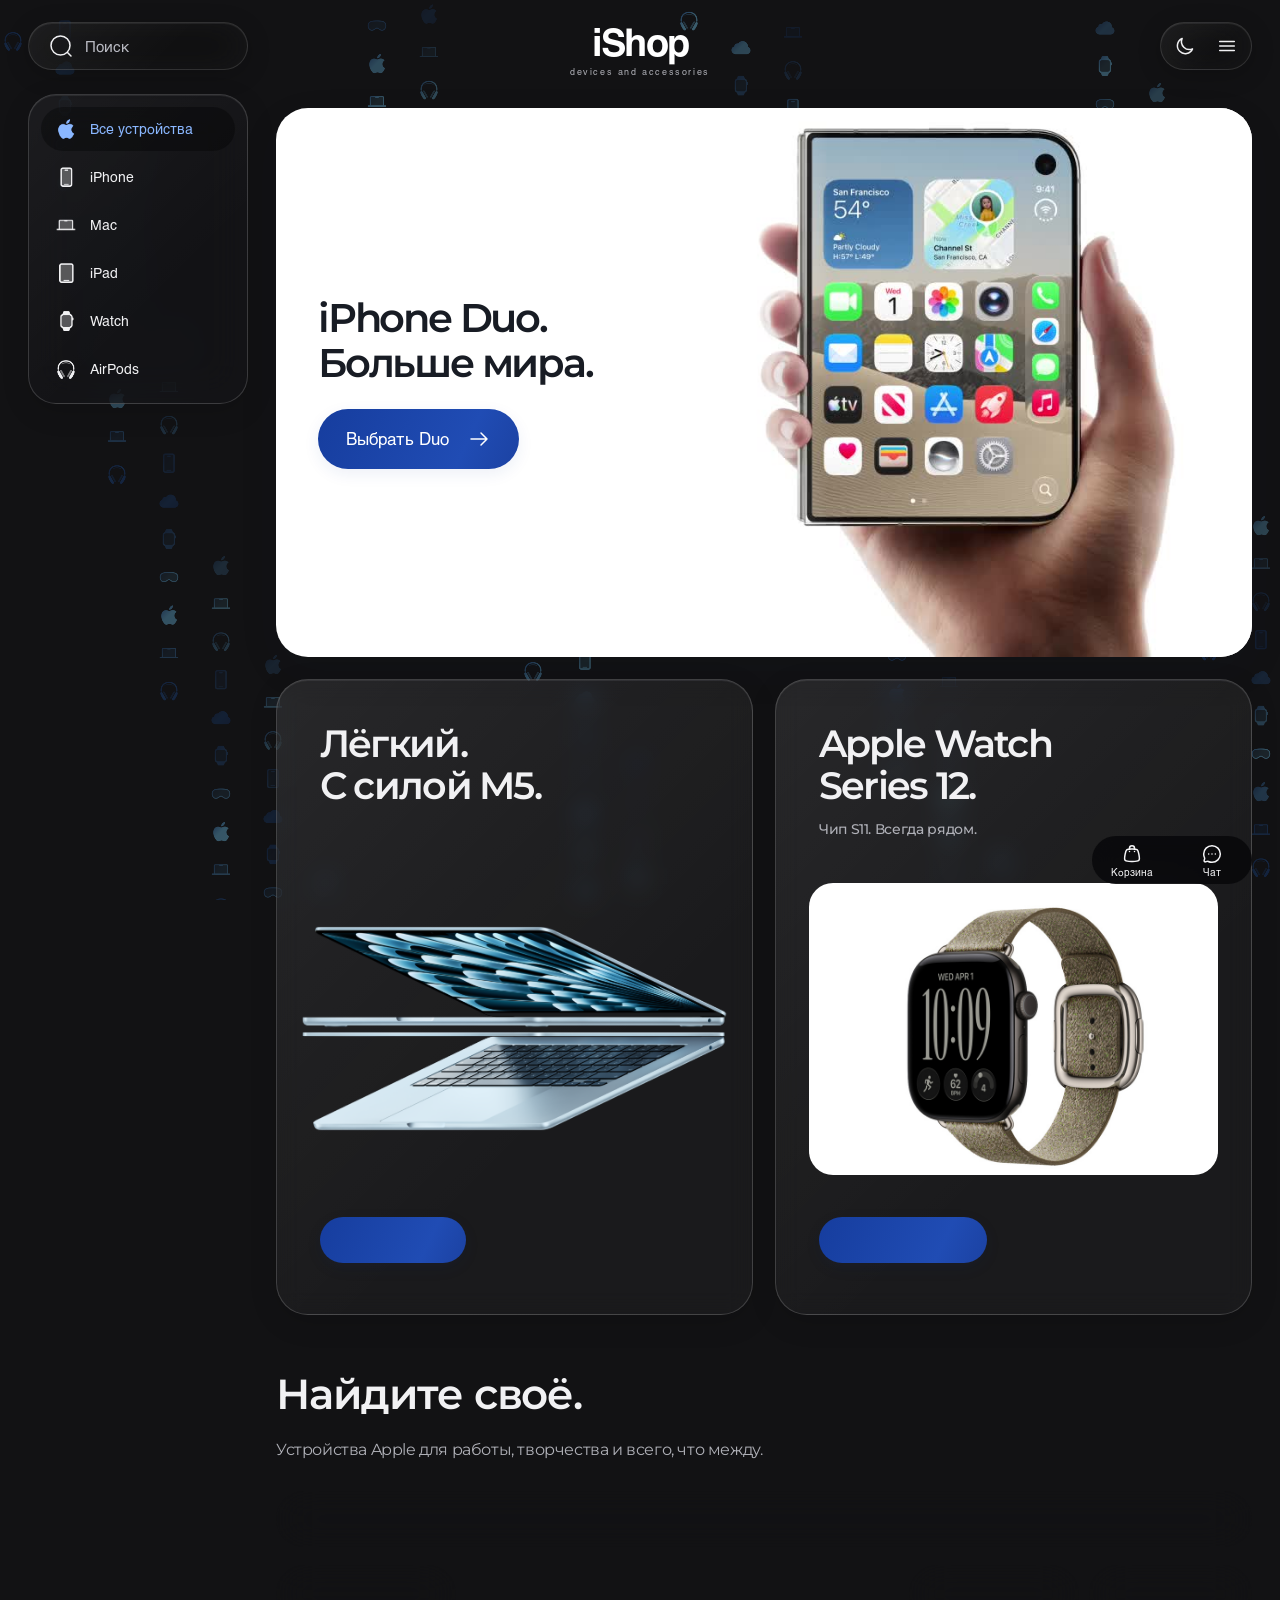
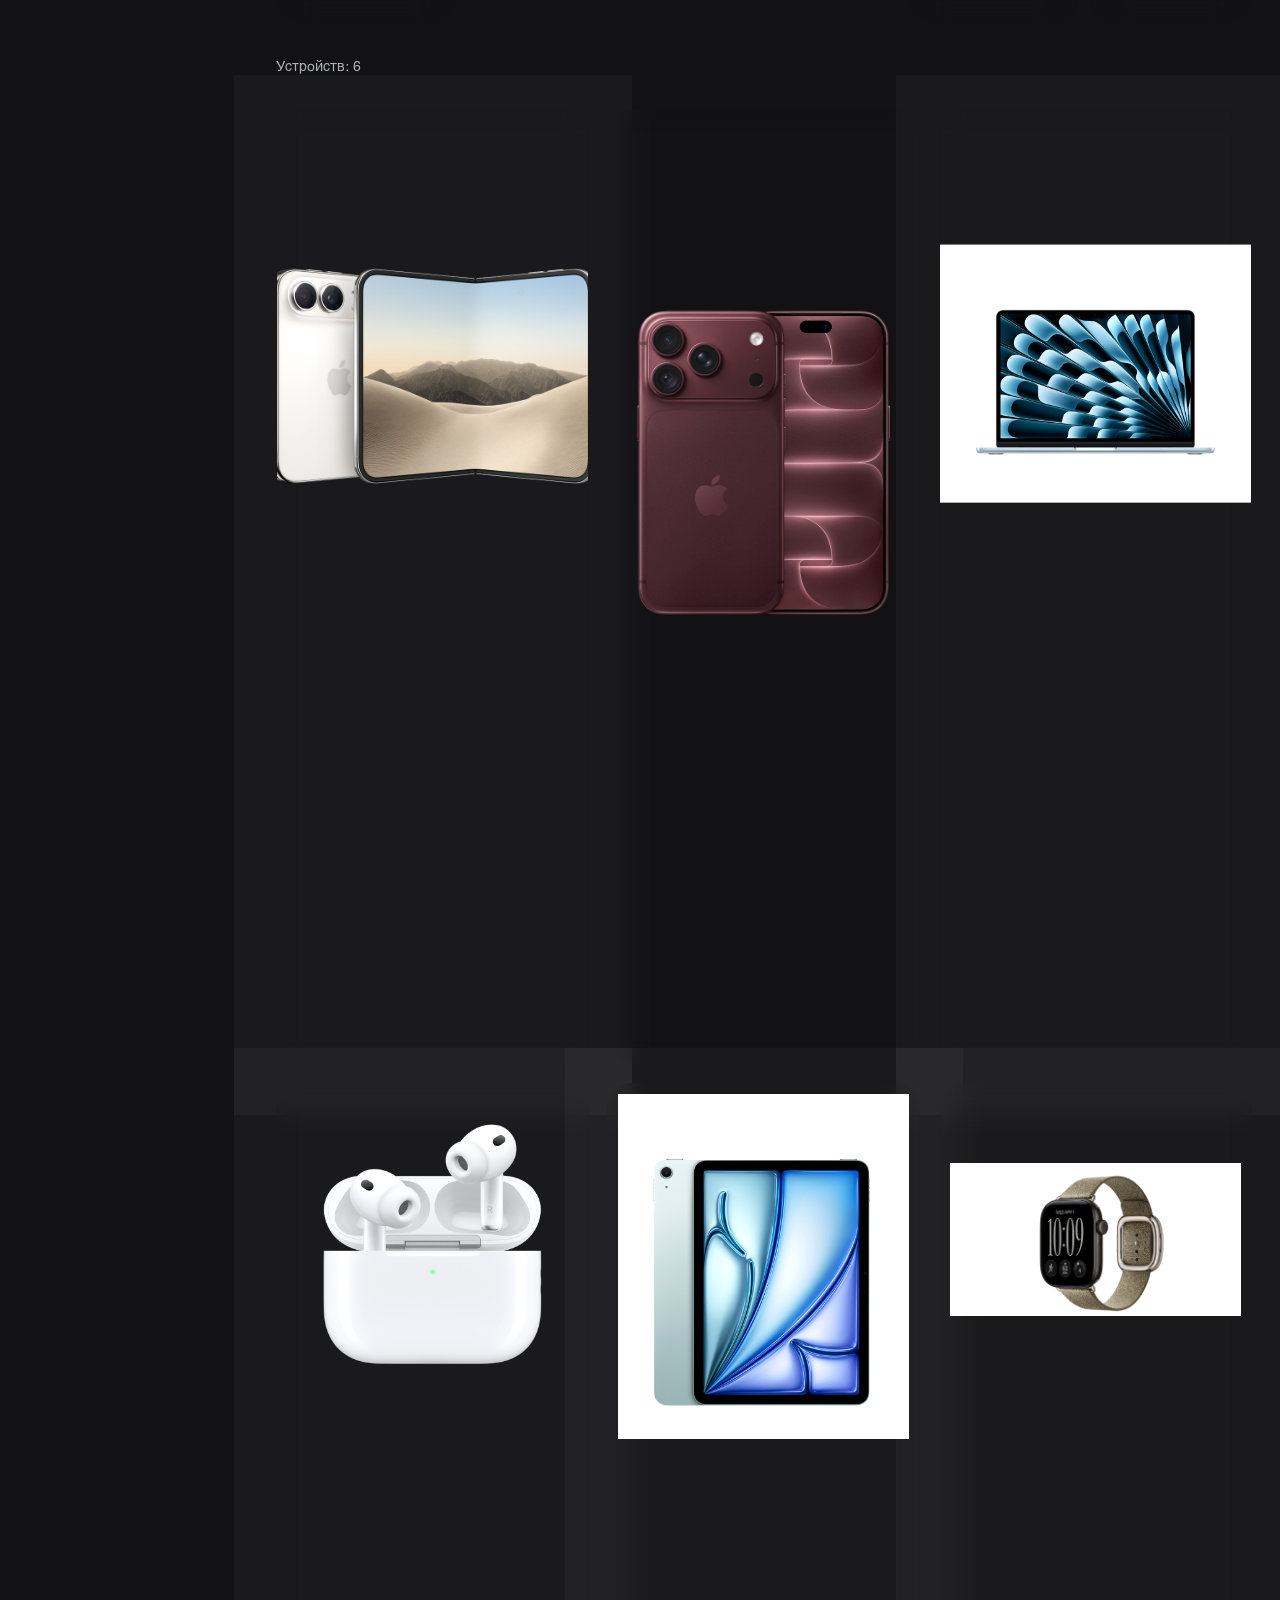
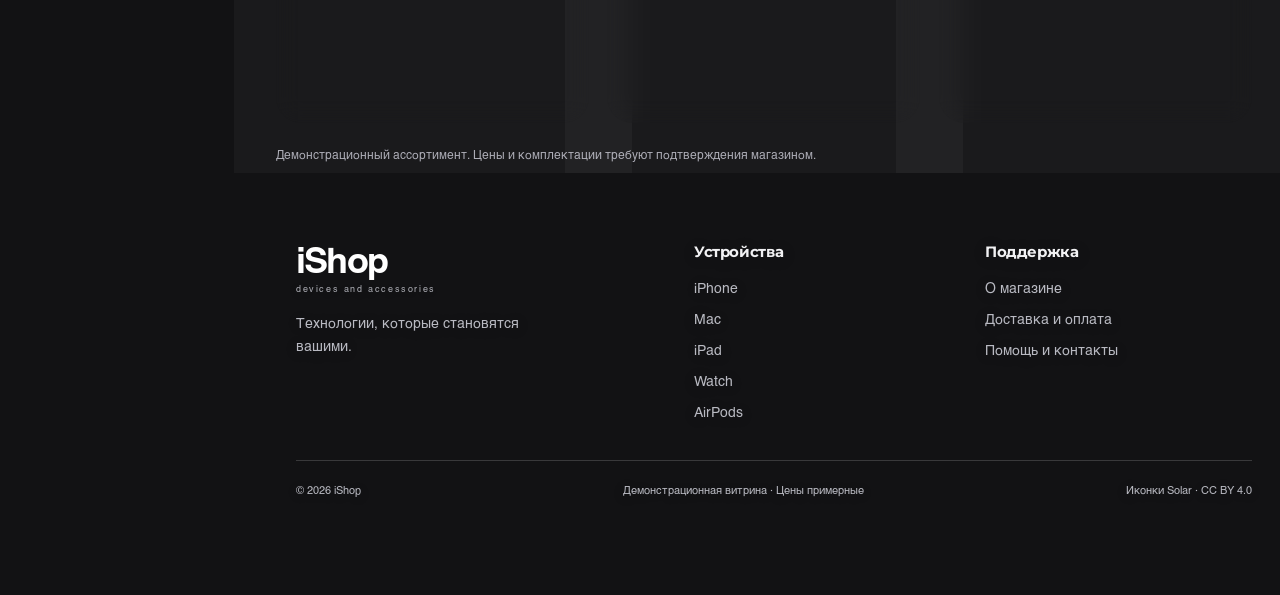
<file: index.html>
<!doctype html><html lang="ru"><head><meta charset="utf-8"><meta name="viewport" content="width=device-width,initial-scale=1"><meta name="description" content="iShop — устройства Apple. Каталог iPhone, MacBook, iPad, AirPods и Apple Watch Series 12."><meta name="theme-color" content="#121214"><title>iShop — техника Apple</title><link rel="icon" type="image/svg+xml" href="favicon.svg?v=ishop-12"><script src="theme.js?v=ishop-12"></script><link rel="preconnect" href="https://fonts.googleapis.com"><link rel="preconnect" href="https://fonts.gstatic.com" crossorigin><link href="https://fonts.googleapis.com/css2?family=Montserrat:wght@400;500;600;700&amp;display=swap" rel="stylesheet"><link rel="stylesheet" href="style.css?v=ishop-12"><link rel="stylesheet" href="ishop.css?v=ishop-12"><script defer src="solar.js?v=ishop-12"></script><script defer src="products.js?v=ishop-12"></script><script defer src="catalog-tools.js?v=ishop-12"></script><script defer src="catalog-ui.js?v=ishop-12"></script><script defer src="app.js?v=ishop-12"></script></head><body data-page="home"><noscript>Для просмотра интерактивного каталога включите JavaScript.</noscript></body></html>
</file>
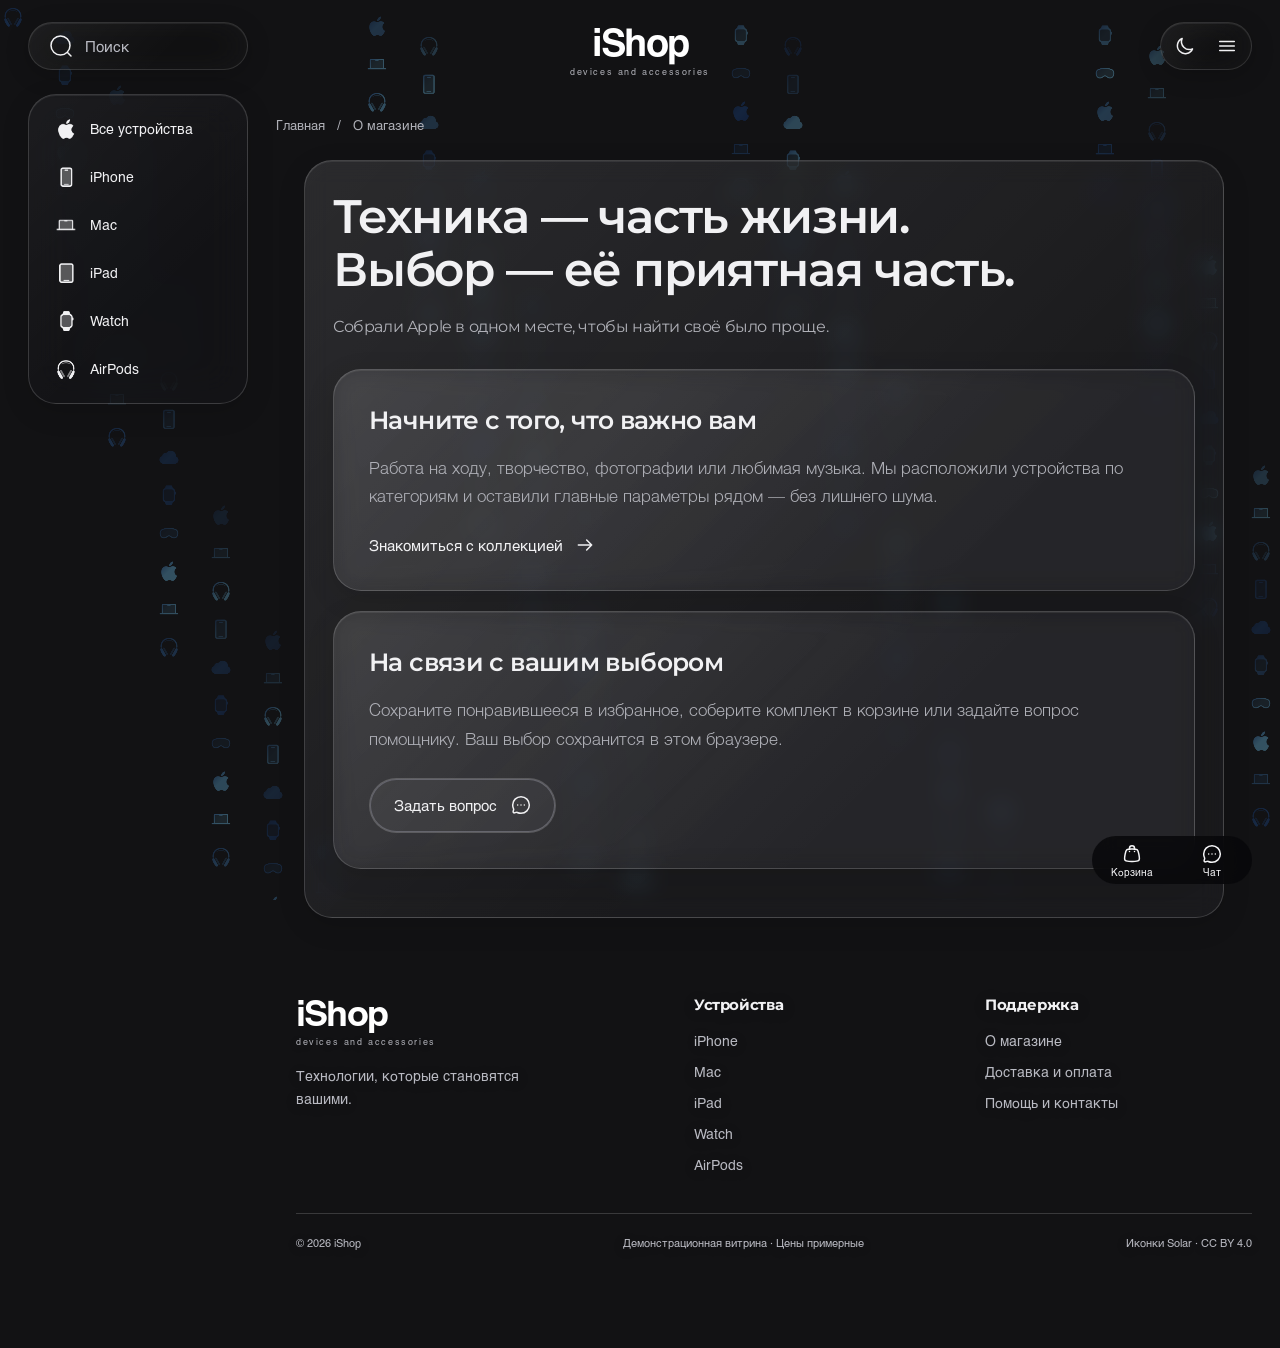
<file: about.html>
<!doctype html><html lang="ru"><head><meta charset="utf-8"><meta name="viewport" content="width=device-width,initial-scale=1"><meta name="description" content="iShop — устройства Apple. Каталог iPhone, MacBook, iPad, AirPods и Apple Watch Series 12."><meta name="theme-color" content="#121214"><title>О магазине — iShop</title><link rel="icon" type="image/svg+xml" href="favicon.svg?v=ishop-12"><script src="theme.js?v=ishop-12"></script><link rel="preconnect" href="https://fonts.googleapis.com"><link rel="preconnect" href="https://fonts.gstatic.com" crossorigin><link href="https://fonts.googleapis.com/css2?family=Montserrat:wght@400;500;600;700&amp;display=swap" rel="stylesheet"><link rel="stylesheet" href="style.css?v=ishop-12"><link rel="stylesheet" href="ishop.css?v=ishop-12"><script defer src="solar.js?v=ishop-12"></script><script defer src="products.js?v=ishop-12"></script><script defer src="catalog-tools.js?v=ishop-12"></script><script defer src="catalog-ui.js?v=ishop-12"></script><script defer src="app.js?v=ishop-12"></script></head><body data-page="about"><noscript>Для просмотра интерактивного каталога включите JavaScript.</noscript></body></html>
</file>
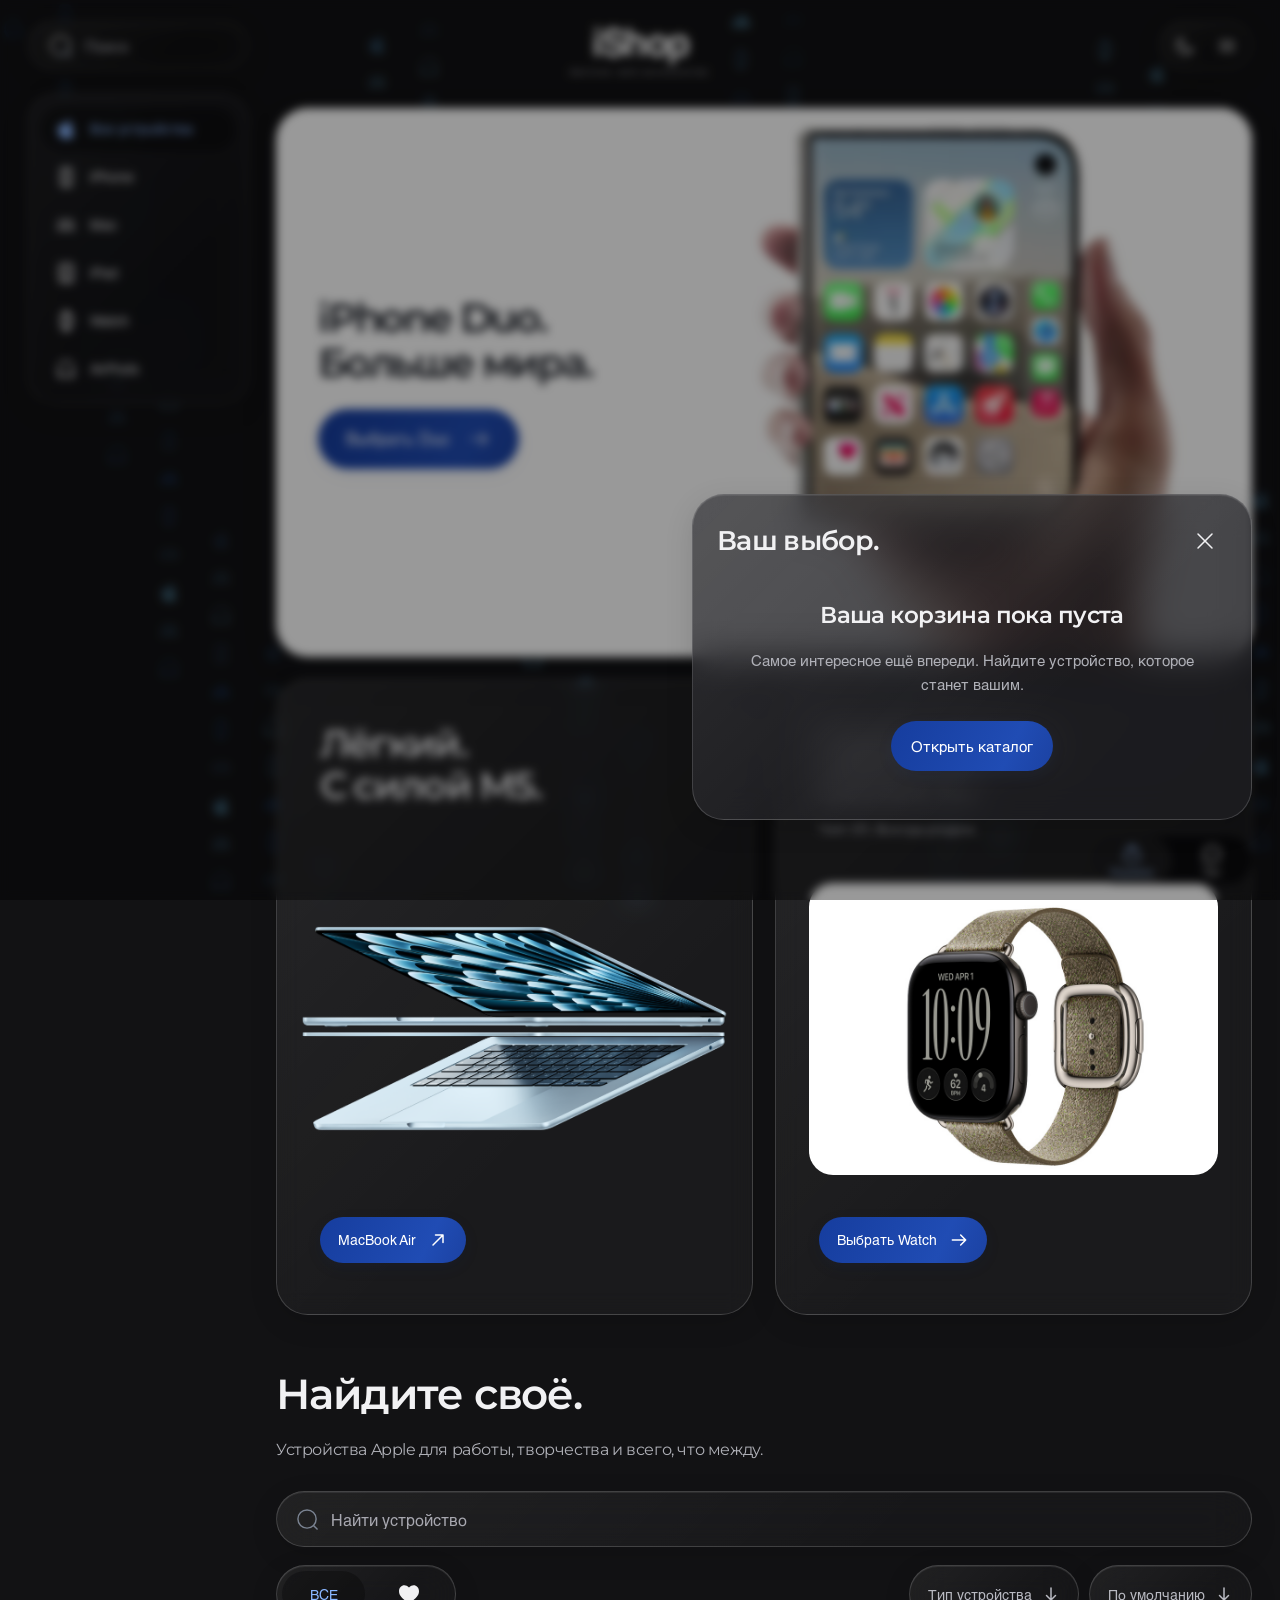
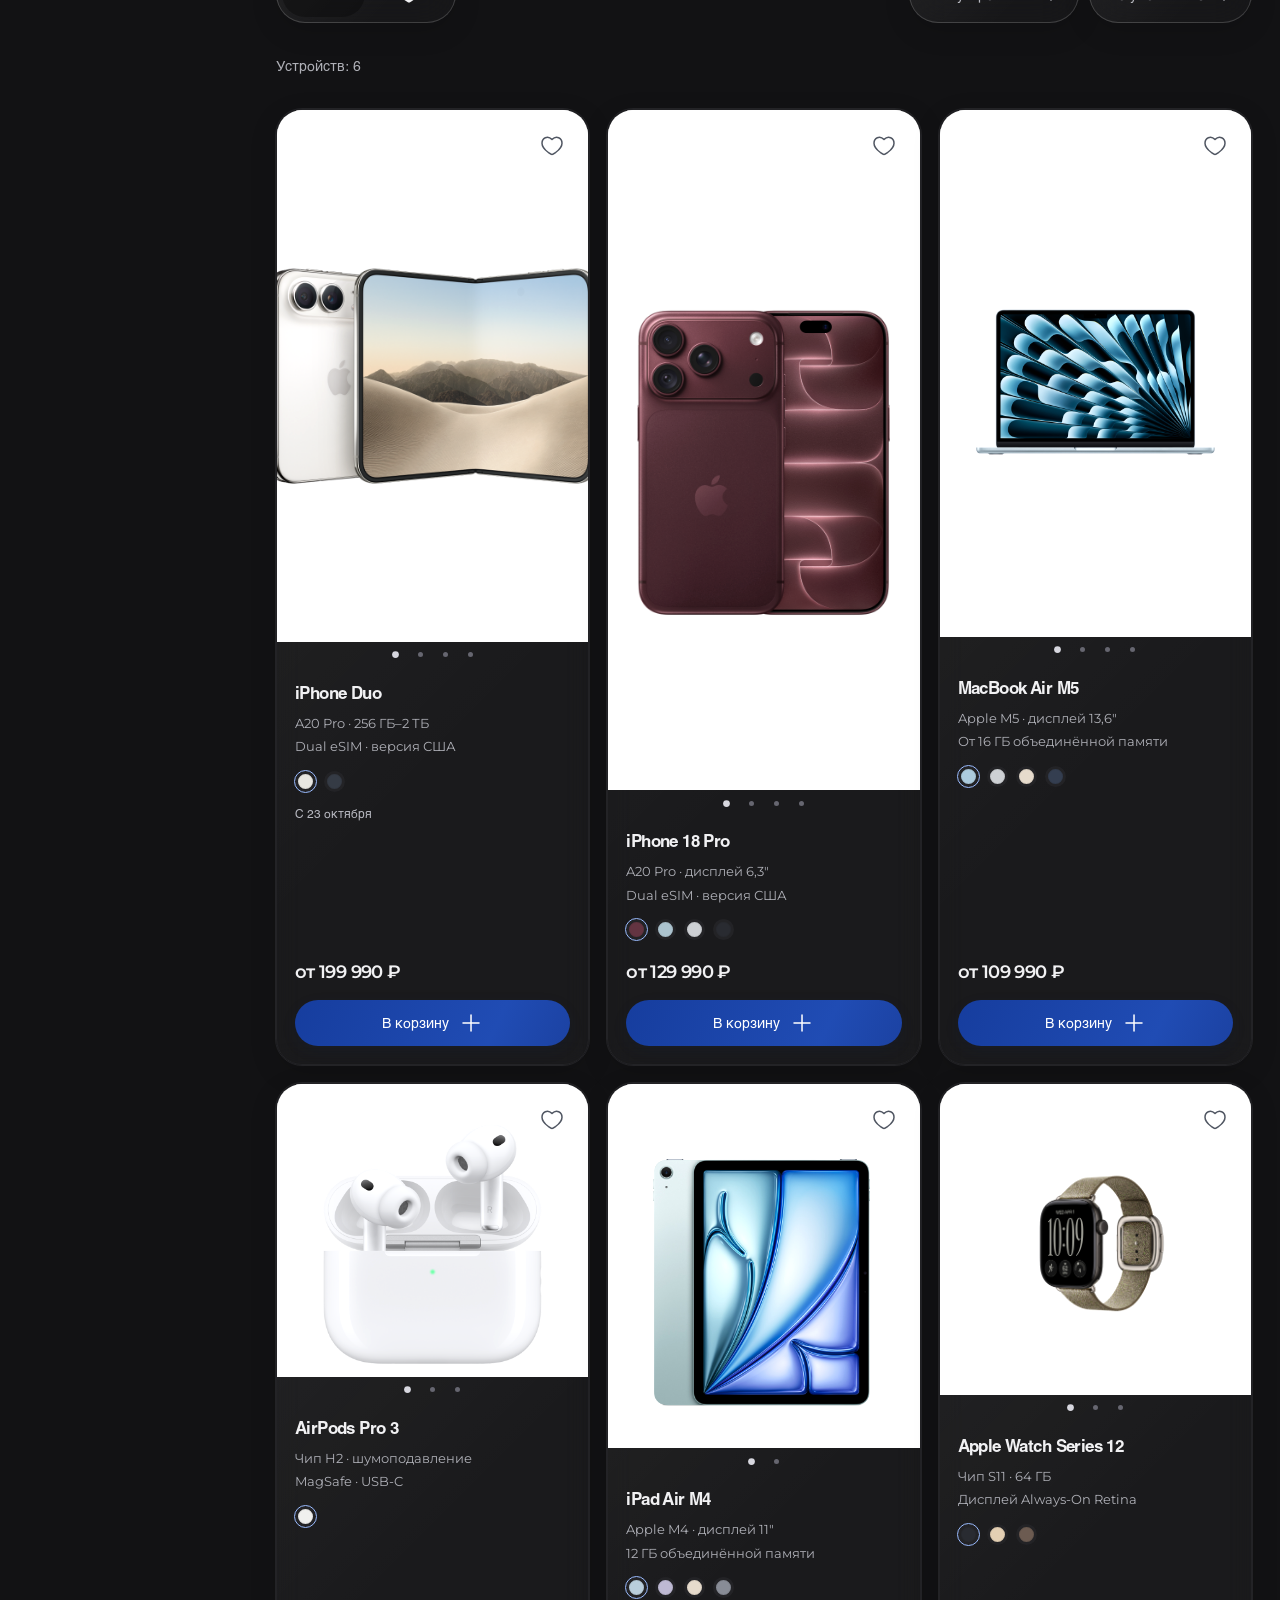
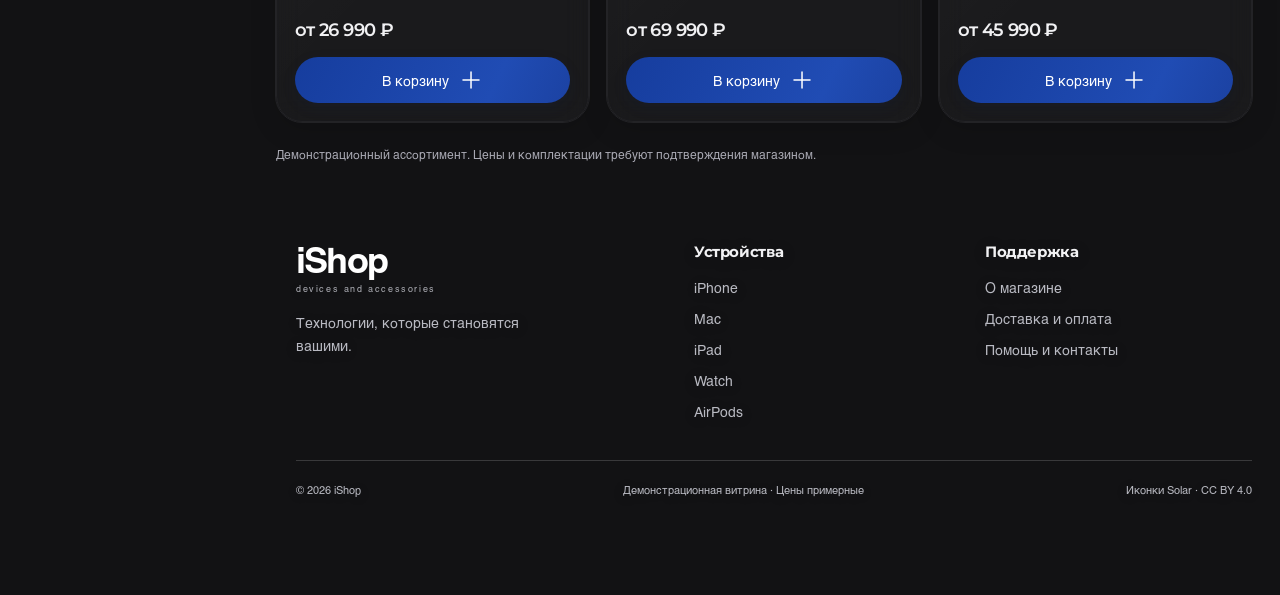
<file: cart.html>
<!doctype html><html lang="ru"><head><meta charset="utf-8"><meta name="viewport" content="width=device-width,initial-scale=1"><meta name="description" content="iShop — устройства Apple. Каталог iPhone, MacBook, iPad, AirPods и Apple Watch Series 12."><meta name="theme-color" content="#121214"><title>Корзина — iShop</title><link rel="icon" type="image/svg+xml" href="favicon.svg?v=ishop-12"><script src="theme.js?v=ishop-12"></script><link rel="preconnect" href="https://fonts.googleapis.com"><link rel="preconnect" href="https://fonts.gstatic.com" crossorigin><link href="https://fonts.googleapis.com/css2?family=Montserrat:wght@400;500;600;700&amp;display=swap" rel="stylesheet"><link rel="stylesheet" href="style.css?v=ishop-12"><link rel="stylesheet" href="ishop.css?v=ishop-12"><script defer src="solar.js?v=ishop-12"></script><script defer src="products.js?v=ishop-12"></script><script defer src="catalog-tools.js?v=ishop-12"></script><script defer src="catalog-ui.js?v=ishop-12"></script><script defer src="app.js?v=ishop-12"></script></head><body data-page="cart"><noscript>Для просмотра интерактивного каталога включите JavaScript.</noscript></body></html>
</file>
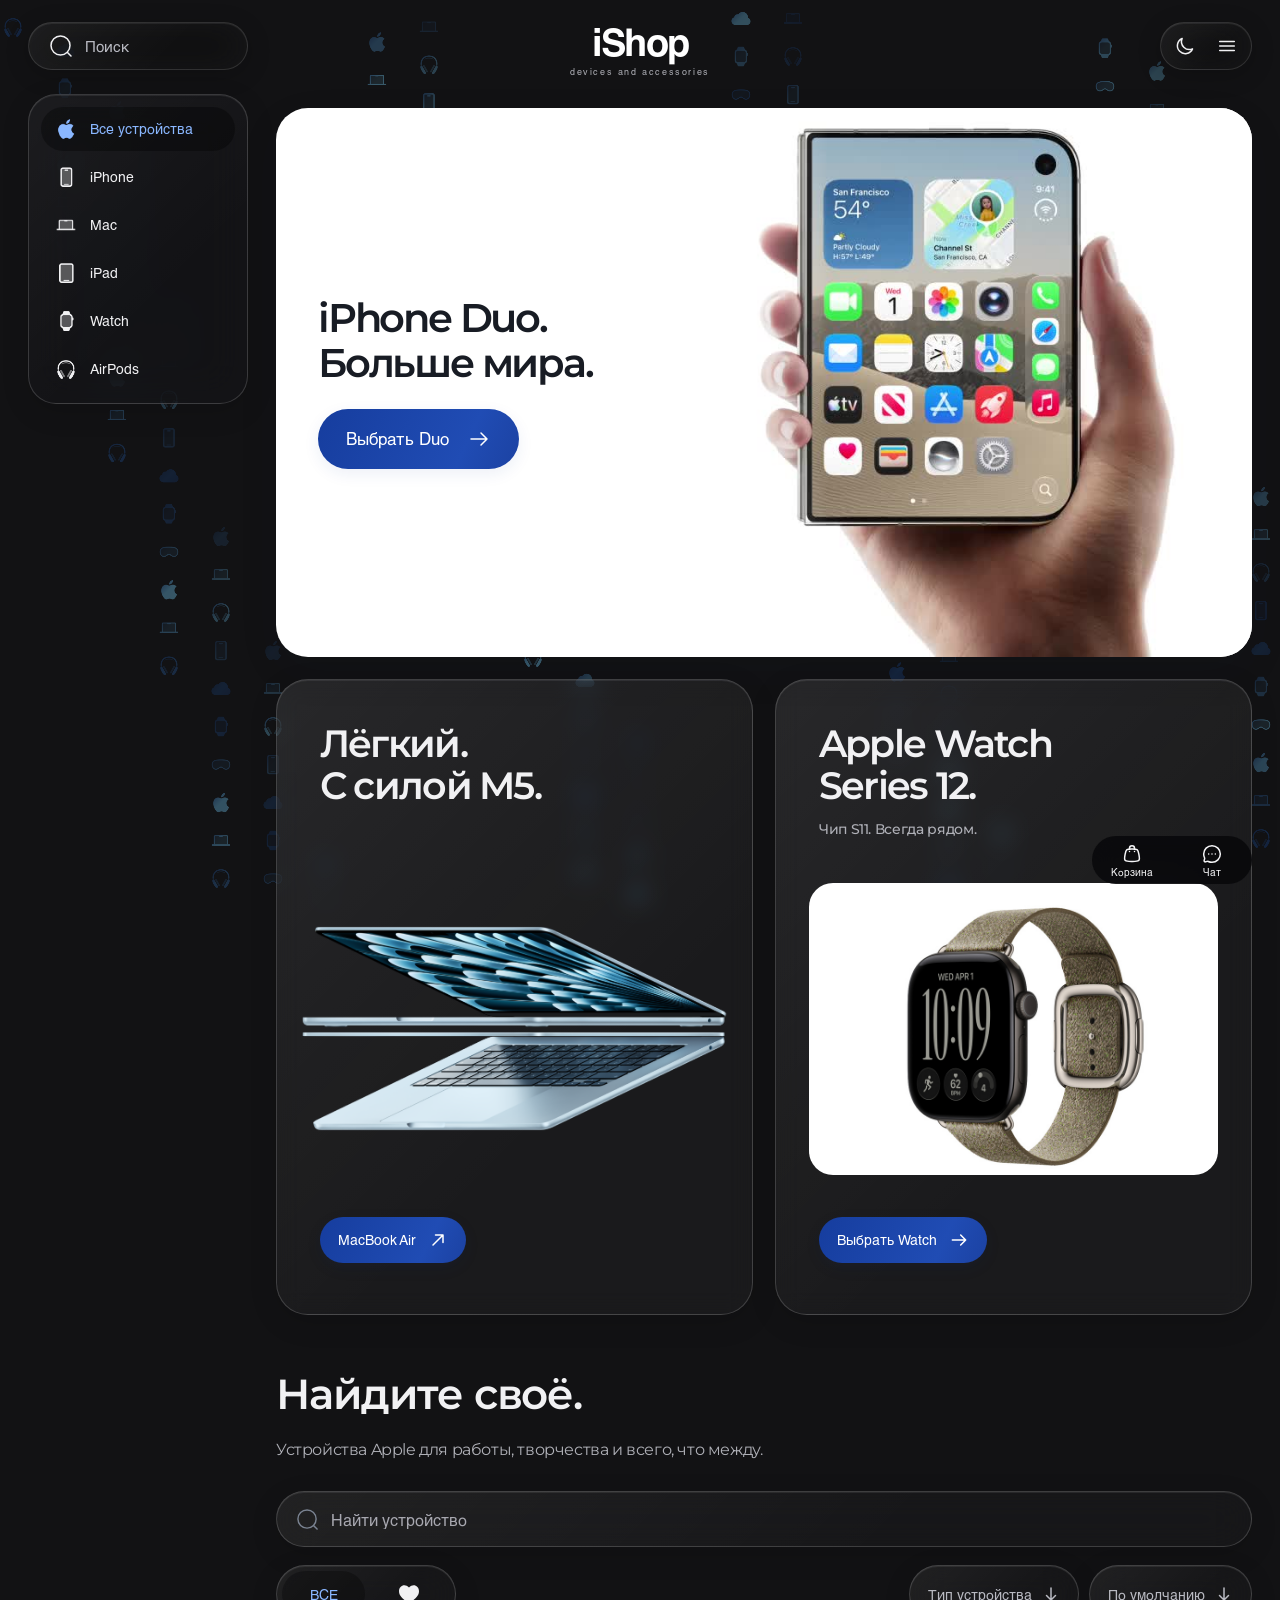
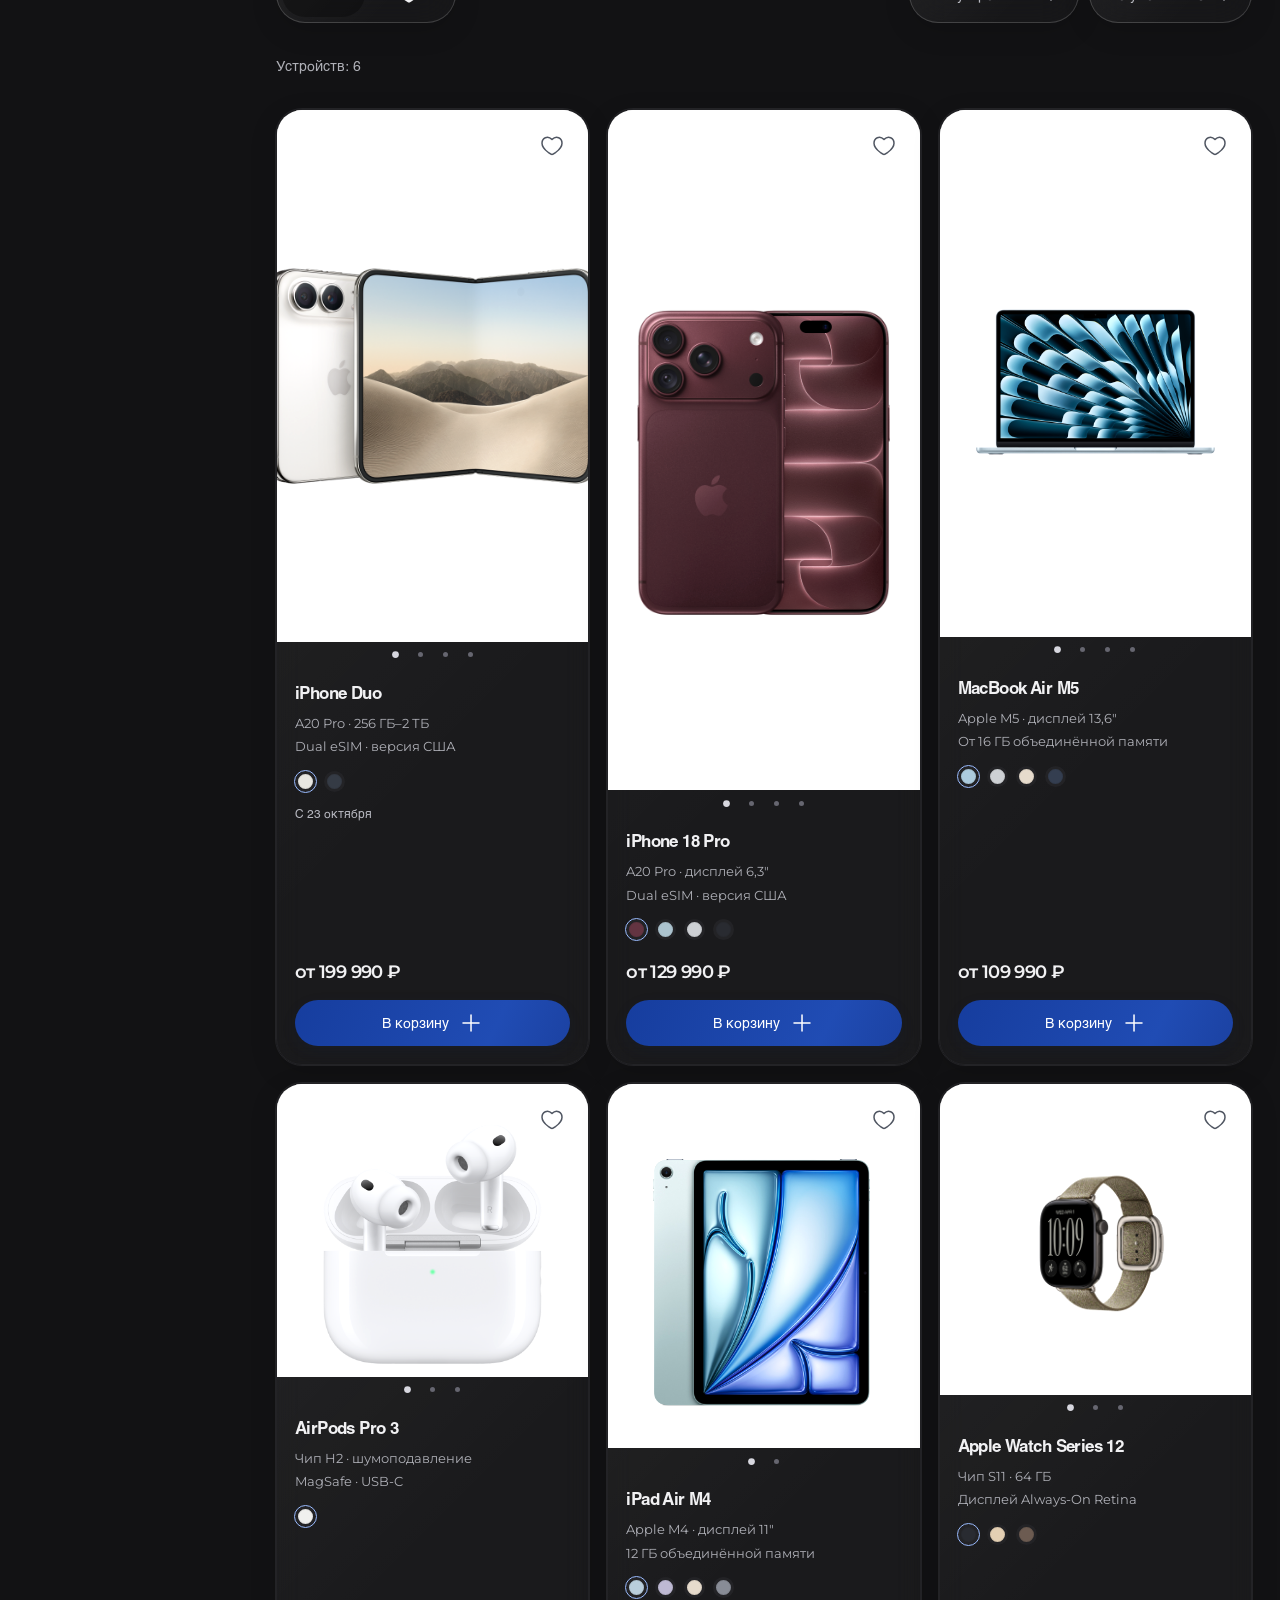
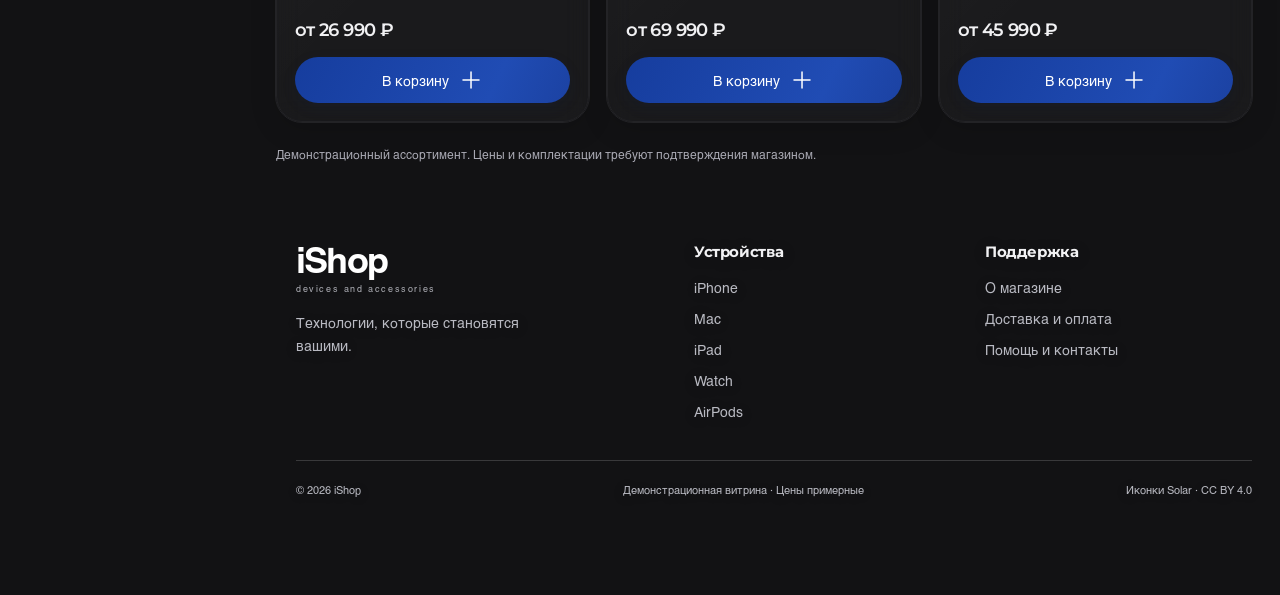
<file: catalog.html>
<!doctype html><html lang="ru"><head><meta charset="utf-8"><meta name="viewport" content="width=device-width,initial-scale=1"><meta name="description" content="iShop — устройства Apple. Каталог iPhone, MacBook, iPad, AirPods и Apple Watch Series 12."><meta name="theme-color" content="#121214"><title>Каталог Apple — iShop</title><link rel="icon" type="image/svg+xml" href="favicon.svg?v=ishop-12"><script src="theme.js?v=ishop-12"></script><link rel="preconnect" href="https://fonts.googleapis.com"><link rel="preconnect" href="https://fonts.gstatic.com" crossorigin><link href="https://fonts.googleapis.com/css2?family=Montserrat:wght@400;500;600;700&amp;display=swap" rel="stylesheet"><link rel="stylesheet" href="style.css?v=ishop-12"><link rel="stylesheet" href="ishop.css?v=ishop-12"><script defer src="solar.js?v=ishop-12"></script><script defer src="products.js?v=ishop-12"></script><script defer src="catalog-tools.js?v=ishop-12"></script><script defer src="catalog-ui.js?v=ishop-12"></script><script defer src="app.js?v=ishop-12"></script></head><body data-page="catalog"><noscript>Для просмотра интерактивного каталога включите JavaScript.</noscript></body></html>
</file>
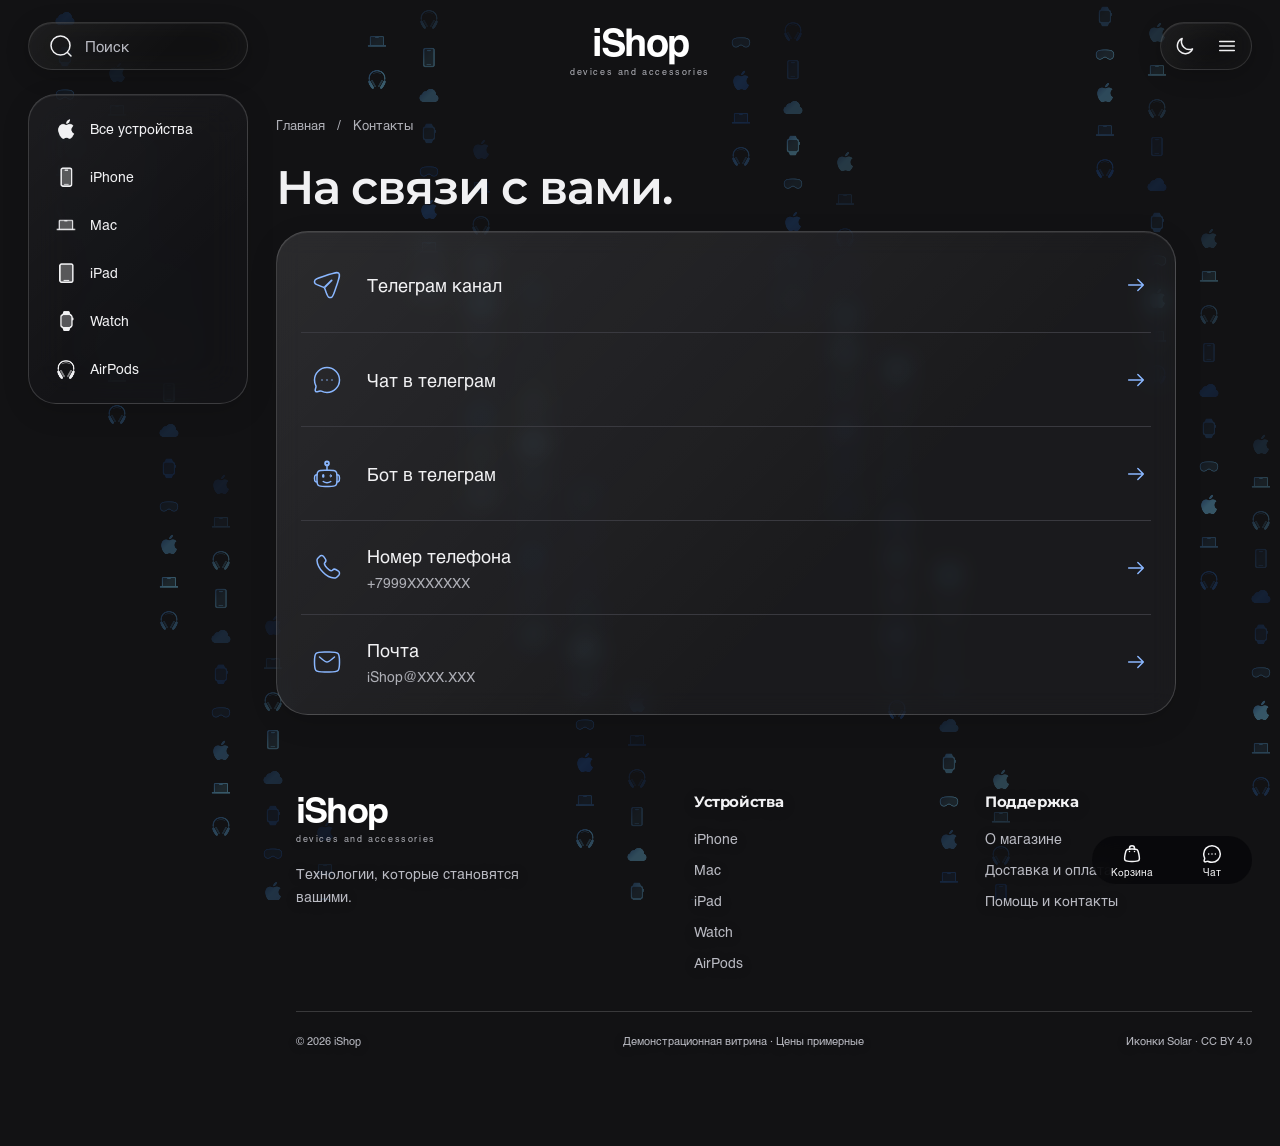
<file: contacts.html>
<!doctype html><html lang="ru"><head><meta charset="utf-8"><meta name="viewport" content="width=device-width,initial-scale=1"><meta name="description" content="iShop — устройства Apple. Каталог iPhone, MacBook, iPad, AirPods и Apple Watch Series 12."><meta name="theme-color" content="#121214"><title>Контакты — iShop</title><link rel="icon" type="image/svg+xml" href="favicon.svg?v=ishop-12"><script src="theme.js?v=ishop-12"></script><link rel="preconnect" href="https://fonts.googleapis.com"><link rel="preconnect" href="https://fonts.gstatic.com" crossorigin><link href="https://fonts.googleapis.com/css2?family=Montserrat:wght@400;500;600;700&amp;display=swap" rel="stylesheet"><link rel="stylesheet" href="style.css?v=ishop-12"><link rel="stylesheet" href="ishop.css?v=ishop-12"><script defer src="solar.js?v=ishop-12"></script><script defer src="products.js?v=ishop-12"></script><script defer src="catalog-tools.js?v=ishop-12"></script><script defer src="catalog-ui.js?v=ishop-12"></script><script defer src="app.js?v=ishop-12"></script></head><body data-page="contacts"><noscript>Для просмотра интерактивного каталога включите JavaScript.</noscript></body></html>
</file>
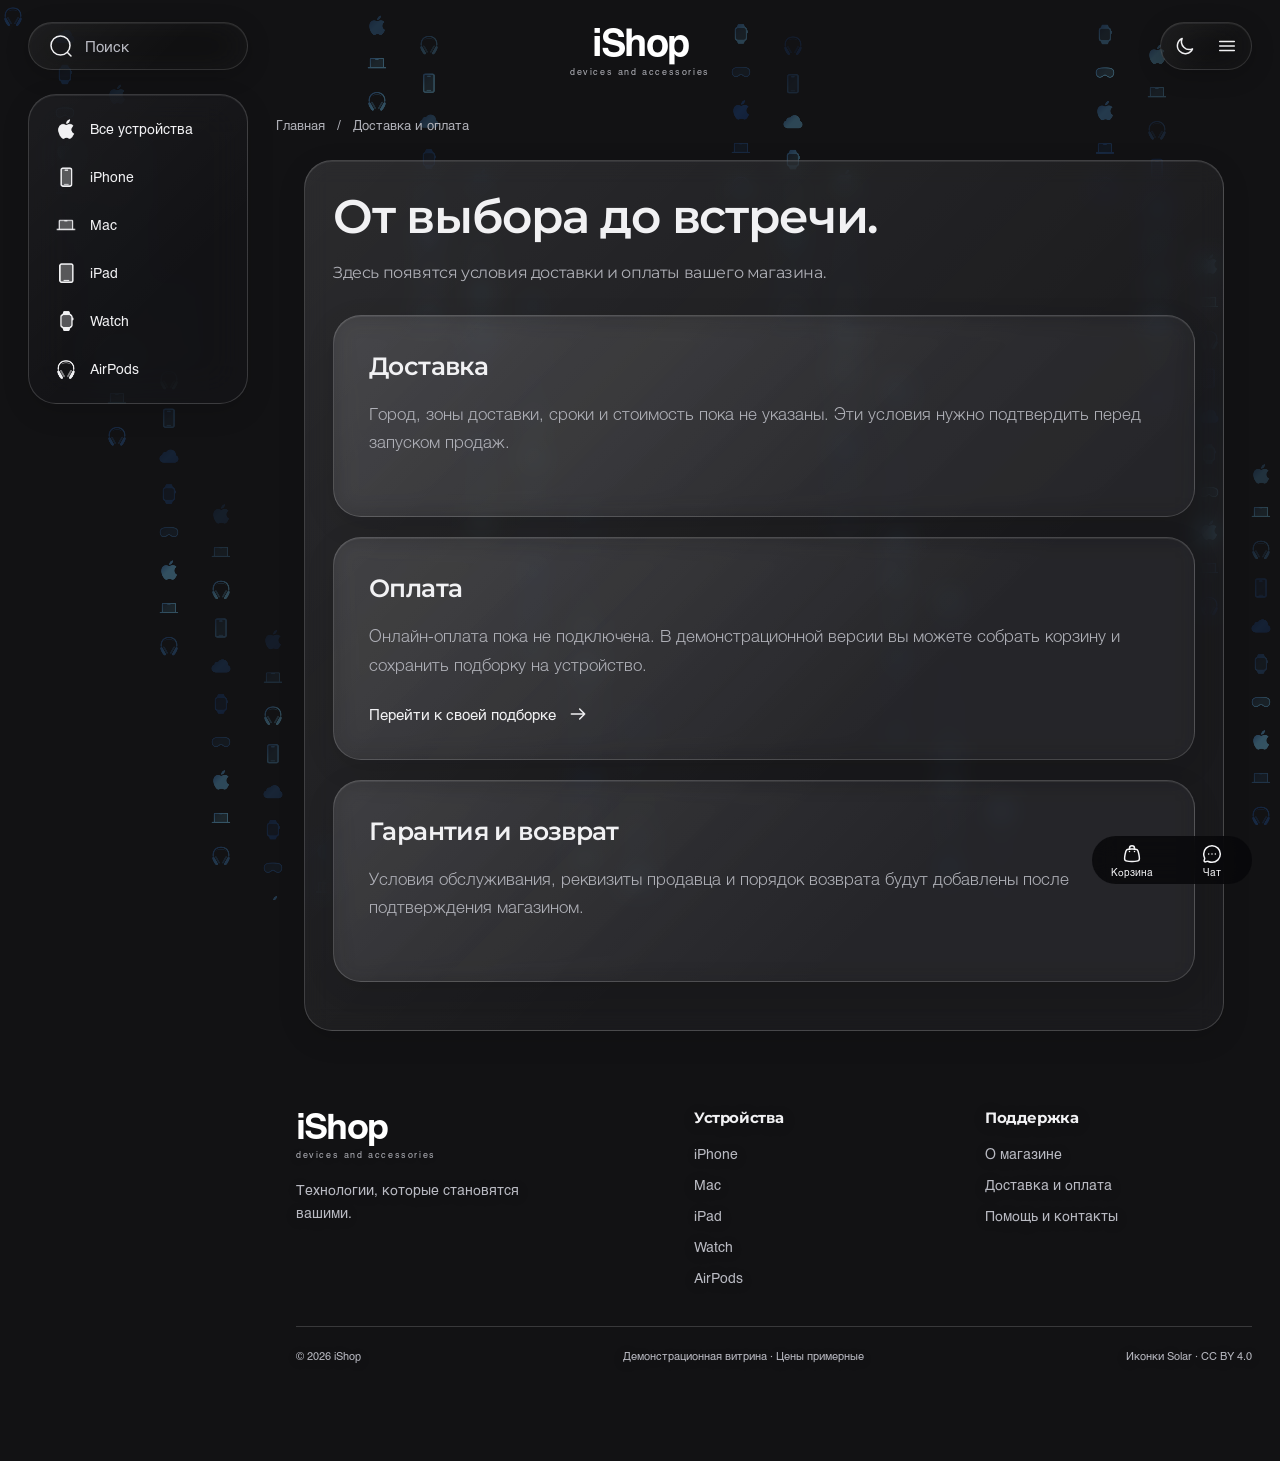
<file: delivery.html>
<!doctype html><html lang="ru"><head><meta charset="utf-8"><meta name="viewport" content="width=device-width,initial-scale=1"><meta name="description" content="iShop — устройства Apple. Каталог iPhone, MacBook, iPad, AirPods и Apple Watch Series 12."><meta name="theme-color" content="#121214"><title>Доставка и оплата — iShop</title><link rel="icon" type="image/svg+xml" href="favicon.svg?v=ishop-12"><script src="theme.js?v=ishop-12"></script><link rel="preconnect" href="https://fonts.googleapis.com"><link rel="preconnect" href="https://fonts.gstatic.com" crossorigin><link href="https://fonts.googleapis.com/css2?family=Montserrat:wght@400;500;600;700&amp;display=swap" rel="stylesheet"><link rel="stylesheet" href="style.css?v=ishop-12"><link rel="stylesheet" href="ishop.css?v=ishop-12"><script defer src="solar.js?v=ishop-12"></script><script defer src="products.js?v=ishop-12"></script><script defer src="catalog-tools.js?v=ishop-12"></script><script defer src="catalog-ui.js?v=ishop-12"></script><script defer src="app.js?v=ishop-12"></script></head><body data-page="delivery"><noscript>Для просмотра интерактивного каталога включите JavaScript.</noscript></body></html>
</file>
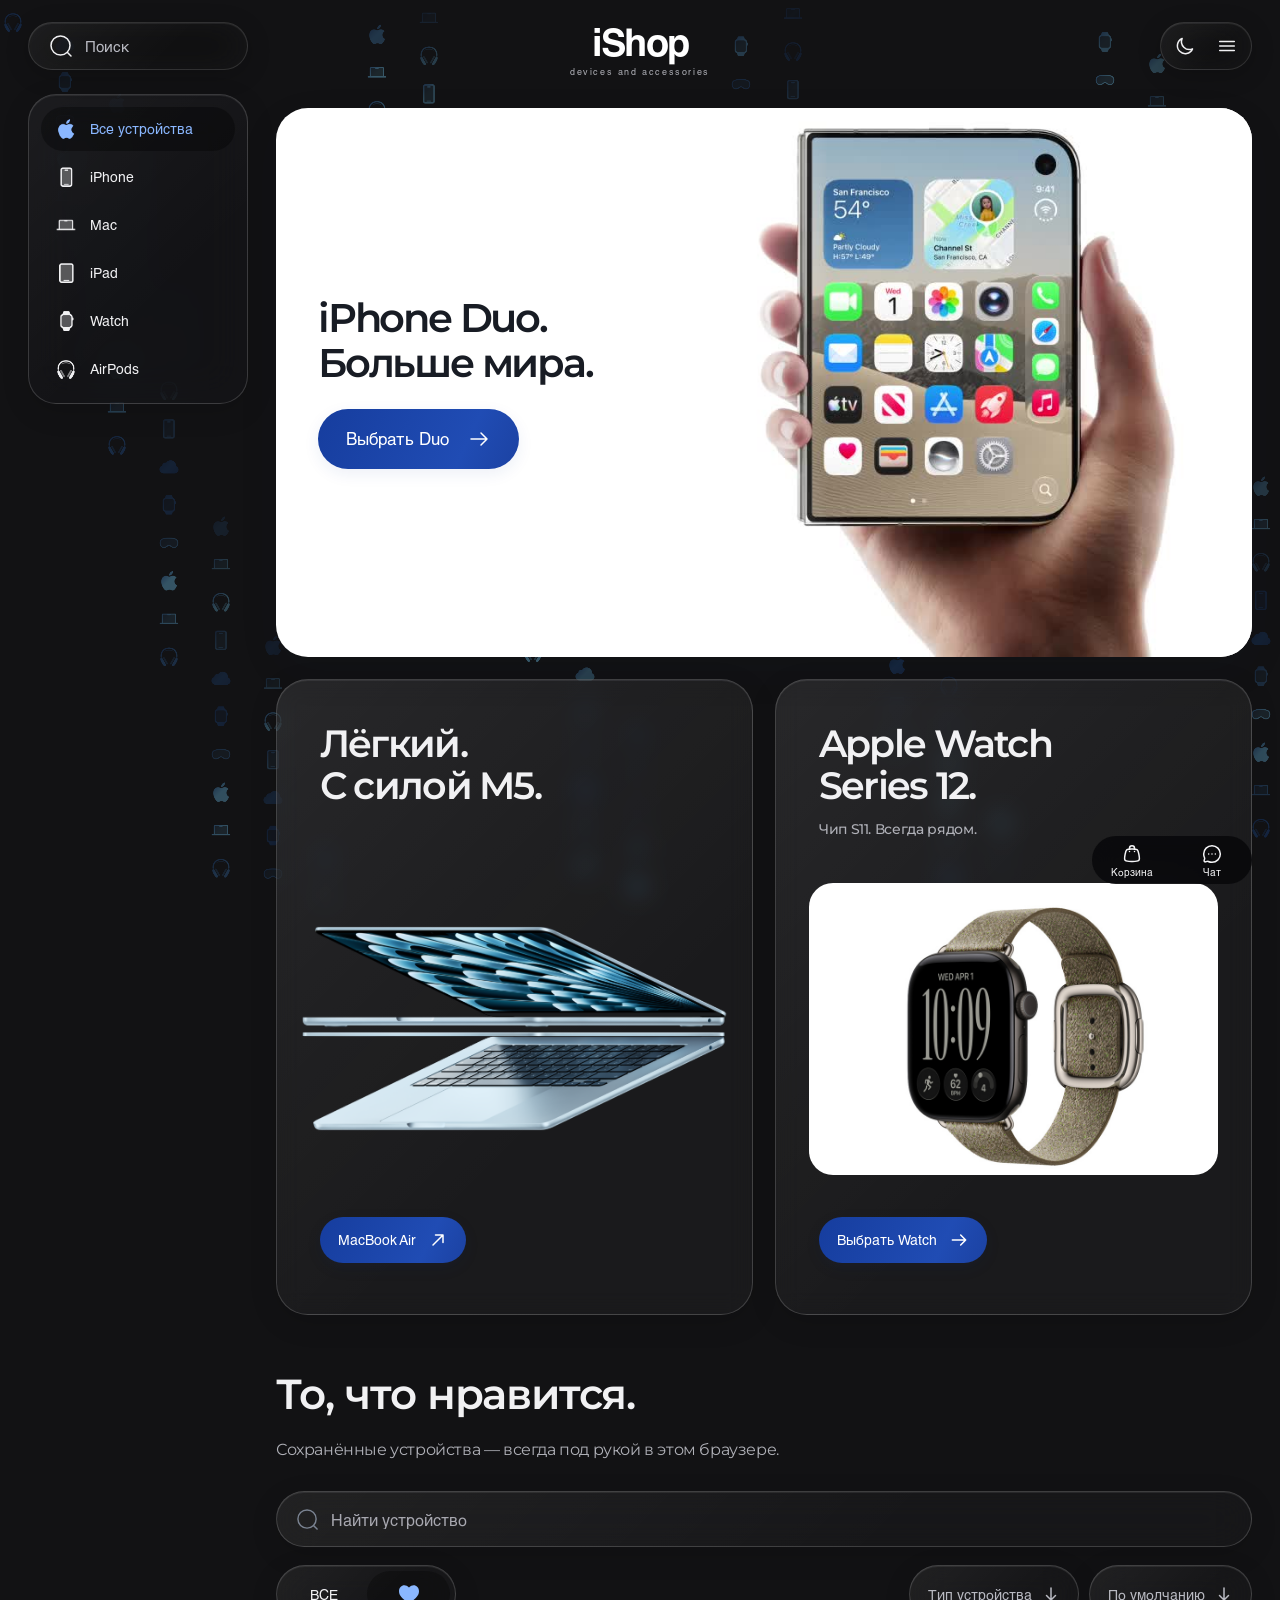
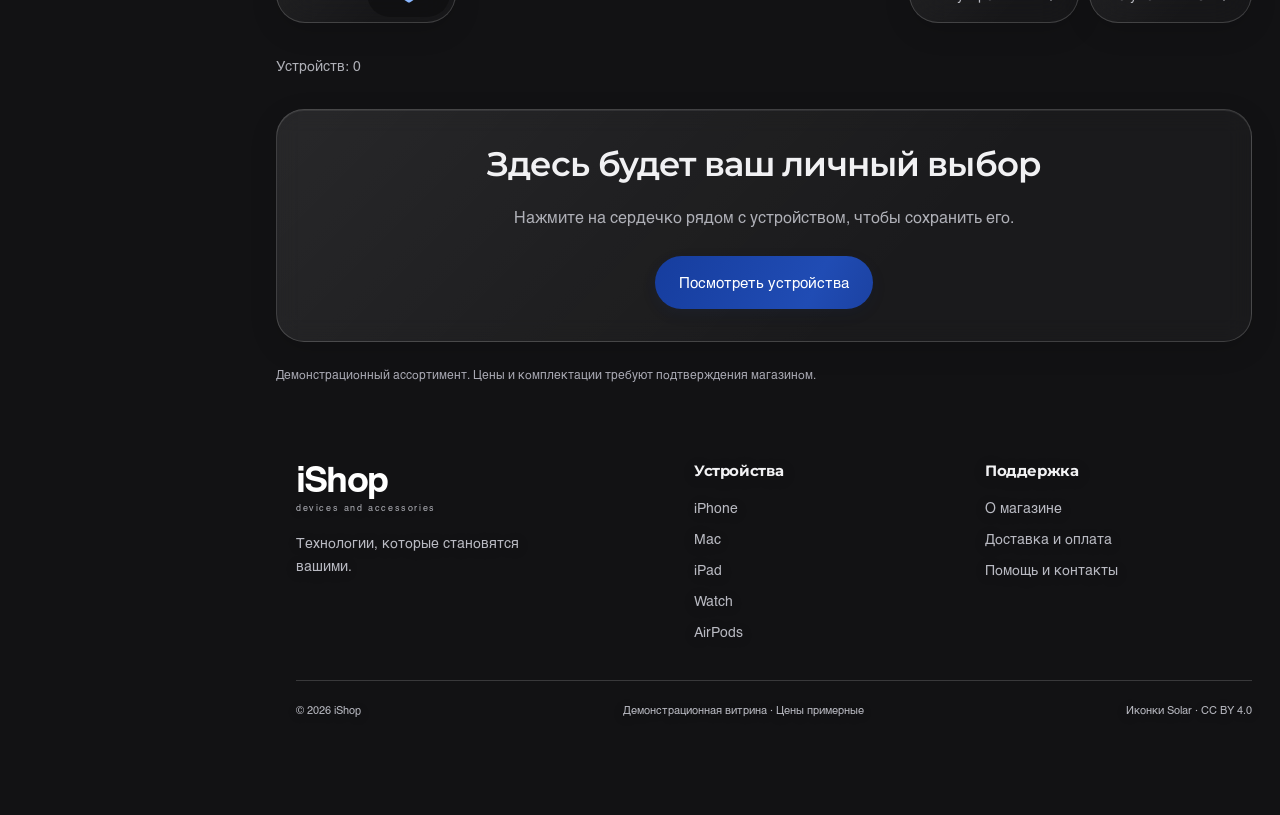
<file: favorites.html>
<!doctype html><html lang="ru"><head><meta charset="utf-8"><meta name="viewport" content="width=device-width,initial-scale=1"><meta name="description" content="iShop — устройства Apple. Каталог iPhone, MacBook, iPad, AirPods и Apple Watch Series 12."><meta name="theme-color" content="#121214"><title>Избранное — iShop</title><link rel="icon" type="image/svg+xml" href="favicon.svg?v=ishop-12"><script src="theme.js?v=ishop-12"></script><link rel="preconnect" href="https://fonts.googleapis.com"><link rel="preconnect" href="https://fonts.gstatic.com" crossorigin><link href="https://fonts.googleapis.com/css2?family=Montserrat:wght@400;500;600;700&amp;display=swap" rel="stylesheet"><link rel="stylesheet" href="style.css?v=ishop-12"><link rel="stylesheet" href="ishop.css?v=ishop-12"><script defer src="solar.js?v=ishop-12"></script><script defer src="products.js?v=ishop-12"></script><script defer src="catalog-tools.js?v=ishop-12"></script><script defer src="catalog-ui.js?v=ishop-12"></script><script defer src="app.js?v=ishop-12"></script></head><body data-page="favorites"><noscript>Для просмотра интерактивного каталога включите JavaScript.</noscript></body></html>
</file>
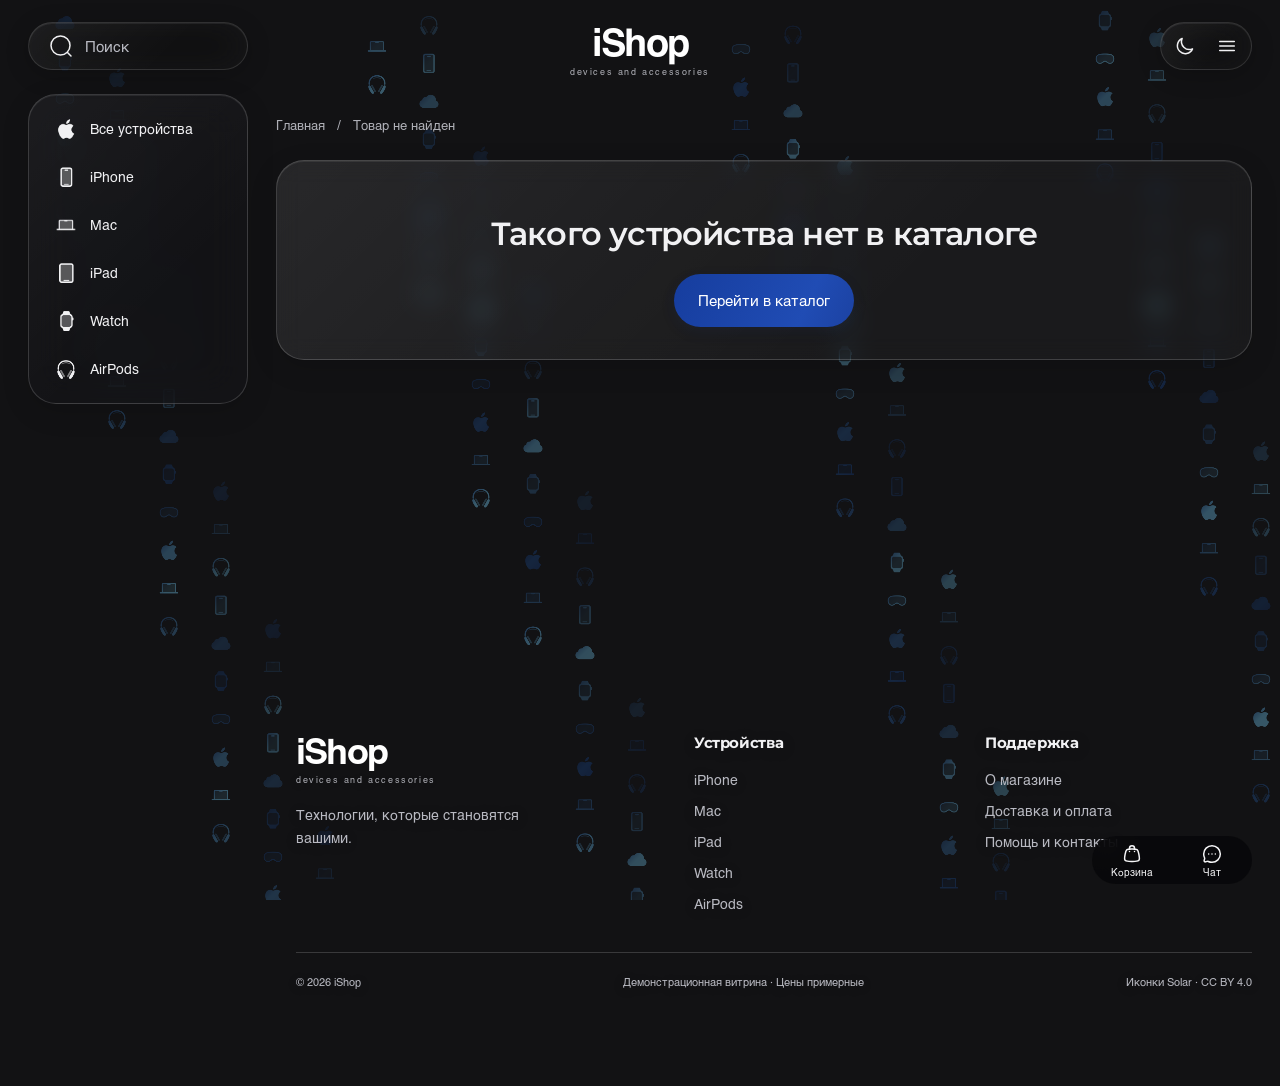
<file: product.html>
<!doctype html><html lang="ru"><head><meta charset="utf-8"><meta name="viewport" content="width=device-width,initial-scale=1"><meta name="description" content="iShop — устройства Apple. Каталог iPhone, MacBook, iPad, AirPods и Apple Watch Series 12."><meta name="theme-color" content="#121214"><title>Устройство Apple — iShop</title><link rel="icon" type="image/svg+xml" href="favicon.svg?v=ishop-12"><script src="theme.js?v=ishop-12"></script><link rel="preconnect" href="https://fonts.googleapis.com"><link rel="preconnect" href="https://fonts.gstatic.com" crossorigin><link href="https://fonts.googleapis.com/css2?family=Montserrat:wght@400;500;600;700&amp;display=swap" rel="stylesheet"><link rel="stylesheet" href="style.css?v=ishop-12"><link rel="stylesheet" href="ishop.css?v=ishop-12"><script defer src="solar.js?v=ishop-12"></script><script defer src="products.js?v=ishop-12"></script><script defer src="catalog-tools.js?v=ishop-12"></script><script defer src="catalog-ui.js?v=ishop-12"></script><script defer src="app.js?v=ishop-12"></script></head><body data-page="product"><noscript>Для просмотра интерактивного каталога включите JavaScript.</noscript></body></html>
</file>
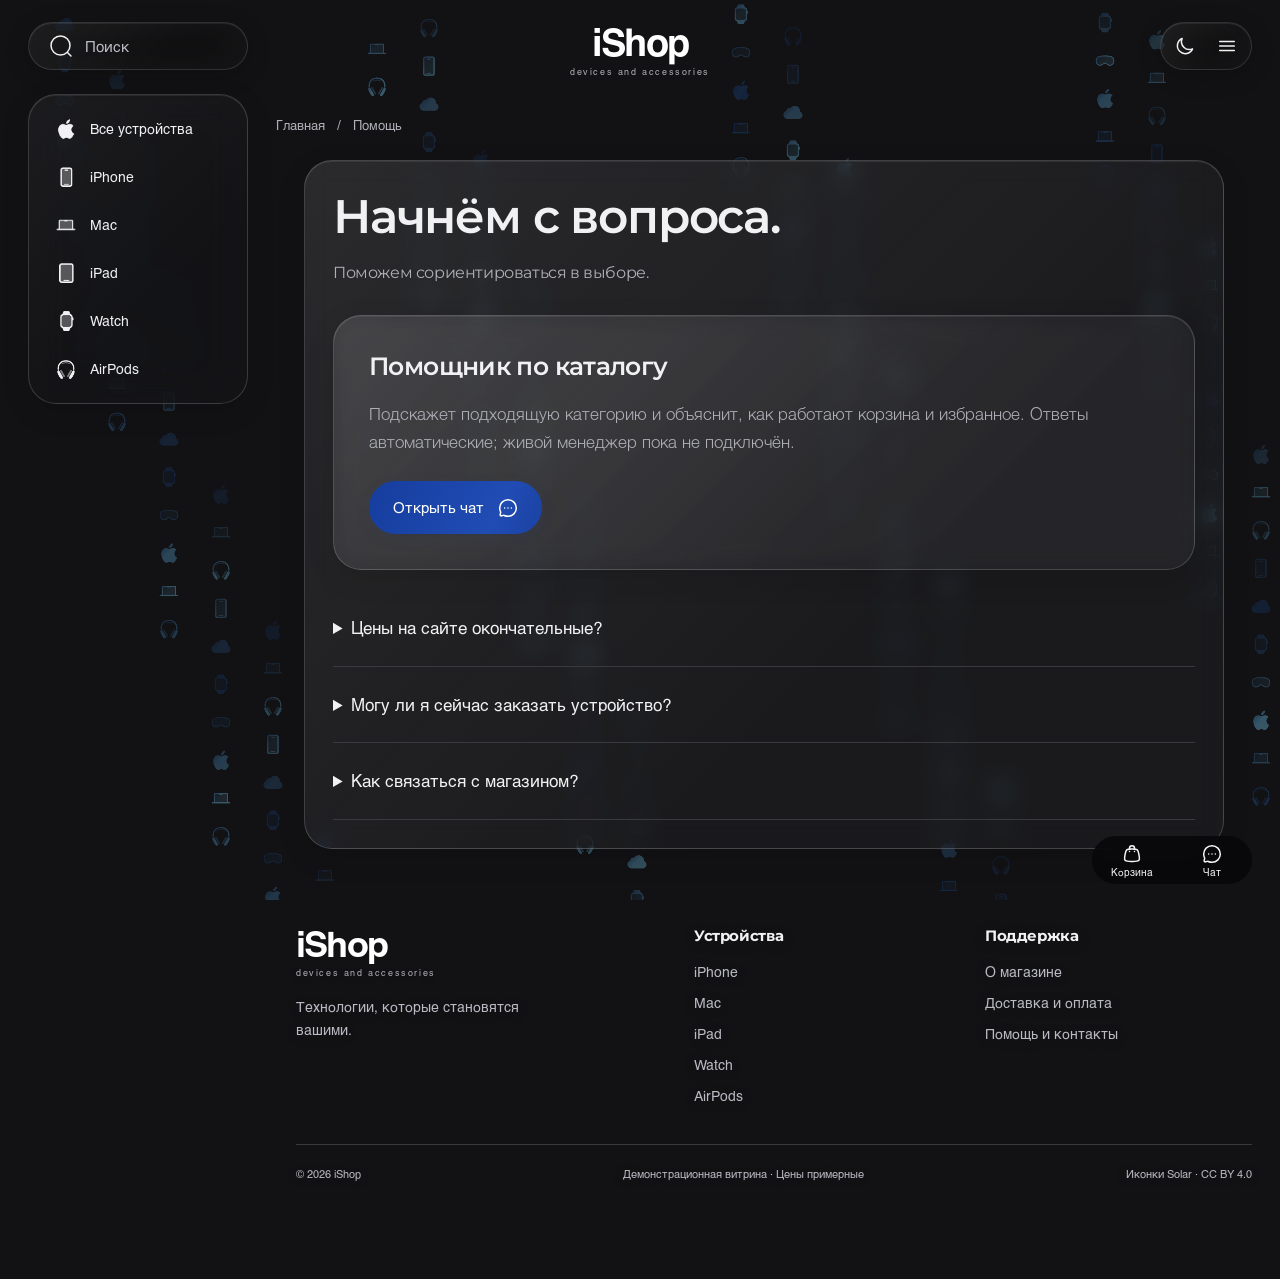
<file: support.html>
<!doctype html><html lang="ru"><head><meta charset="utf-8"><meta name="viewport" content="width=device-width,initial-scale=1"><meta name="description" content="iShop — устройства Apple. Каталог iPhone, MacBook, iPad, AirPods и Apple Watch Series 12."><meta name="theme-color" content="#121214"><title>Помощь — iShop</title><link rel="icon" type="image/svg+xml" href="favicon.svg?v=ishop-12"><script src="theme.js?v=ishop-12"></script><link rel="preconnect" href="https://fonts.googleapis.com"><link rel="preconnect" href="https://fonts.gstatic.com" crossorigin><link href="https://fonts.googleapis.com/css2?family=Montserrat:wght@400;500;600;700&amp;display=swap" rel="stylesheet"><link rel="stylesheet" href="style.css?v=ishop-12"><link rel="stylesheet" href="ishop.css?v=ishop-12"><script defer src="solar.js?v=ishop-12"></script><script defer src="products.js?v=ishop-12"></script><script defer src="catalog-tools.js?v=ishop-12"></script><script defer src="catalog-ui.js?v=ishop-12"></script><script defer src="app.js?v=ishop-12"></script></head><body data-page="support"><noscript>Для просмотра интерактивного каталога включите JavaScript.</noscript></body></html>
</file>
<file: style.css>
@font-face{font-family:Coolvetica;src:url('assets/fonts/coolvetica.ttf') format('truetype');font-weight:400;font-style:normal;font-display:swap}
@font-face{font-family:Manzana Helvetica;src:url('assets/fonts/helvetica-regular.otf') format('opentype');font-weight:400;font-style:normal;font-display:swap}
@font-face{font-family:Manzana Helvetica;src:url('assets/fonts/helvetica-light.otf') format('opentype');font-weight:300;font-style:normal;font-display:swap}
@font-face{font-family:Manzana Helvetica;src:url('assets/fonts/helvetica-bold.otf') format('opentype');font-weight:700;font-style:normal;font-display:swap}
@font-face{font-family:Manzana Helvetica;src:url('assets/fonts/helvetica-oblique.otf') format('opentype');font-weight:400;font-style:italic;font-display:swap}
:root{--ink:#181c24;--muted:#69717e;--paper:#f4f5f7;--line:#e1e5ec;--radius:32px;--spring:cubic-bezier(.22,1.38,.38,1);--ease:cubic-bezier(.22,1,.36,1);--button-blue:linear-gradient(115deg,#164dd4 0%,#122b80 36%,#174bc9 63%,#09194b 100%);font-family:'Manzana Helvetica',Helvetica,Arial,sans-serif;color:var(--ink);background:var(--paper);font-synthesis:none}
*{box-sizing:border-box}html{scroll-behavior:smooth;scroll-padding-bottom:120px}body{margin:0;min-width:320px}button,input,select,textarea{font:inherit}button,input,select,a,summary{touch-action:manipulation}button,a{-webkit-tap-highlight-color:transparent}a{color:inherit;text-decoration:none}button{cursor:pointer;color:inherit;border:0;background:none}button:disabled{opacity:.5;cursor:not-allowed}[hidden]{display:none!important}button:focus-visible,a:focus-visible,input:focus-visible,select:focus-visible,summary:focus-visible{outline:3px solid #447dff;outline-offset:5px}img{display:block;max-width:100%;height:auto}svg{width:24px;height:24px;fill:none;flex-shrink:0}svg path{vector-effect:non-scaling-stroke}h1,h2,h3,.brand,.menu-wordmark{font-family:Coolvetica,'Manzana Helvetica',sans-serif;font-weight:400;letter-spacing:-.025em}p{line-height:1.6}#matrix{position:fixed;inset:0;width:100%;height:100%;pointer-events:none;z-index:-1}.container{width:min(100%,1424px);padding:0 48px;margin:auto}.header{height:92px;display:flex;justify-content:space-between;align-items:center;position:relative;z-index:6}.icon-btn{display:grid;place-items:center;width:44px;height:44px;border-radius:50%;transition:transform .55s var(--spring),background .25s}.icon-btn:hover{background:#e9edf4}.icon-btn:active,.pill:active,.chip:active,.option:active,.add-btn:active,.dock-item:active{transform:scale(.93)}.top-control{background:#ffffff9c;border:1px solid #fff;box-shadow:inset 0 1px 2px #fff,0 3px 14px #202a4010;backdrop-filter:blur(20px);-webkit-backdrop-filter:blur(20px)}.brand{display:inline-flex;align-items:center;gap:16px;font-size:30px;letter-spacing:.13em;line-height:1}.logo-symbol{position:relative;display:block;overflow:hidden;width:61px;height:32px;flex-shrink:0;mix-blend-mode:multiply}.logo-symbol img{position:absolute;width:190px;height:95px;max-width:none;left:-64px;top:-19px}.home-brand{text-align:center;padding:7px 0 35px}.home-brand .brand{font-size:34px;gap:19px}.hero{aspect-ratio:16/9;border-radius:var(--radius);position:relative;overflow:hidden;background:#fff;display:grid;grid-template-columns:43% 57%;isolation:isolate;width:100%;box-shadow:0 12px 60px #26304705}.hero-copy{z-index:2;display:flex;flex-direction:column;justify-content:center;align-items:flex-start;padding:10% 0 10% 13%;position:relative}.hero h1{font-size:clamp(36px,4.5vw,67px);line-height:1.02;letter-spacing:-.04em;margin:0 0 22px;white-space:nowrap}.hero p{font-weight:300;font-size:20px;color:#647084;margin:0 0 30px}.hero-visual{position:absolute;inset:0 0 0 35%;display:flex;align-items:center;justify-content:center;overflow:hidden}.hero-visual img{width:100%;height:100%;max-width:none;object-fit:cover;object-position:55% 50%}.hero-visual:after{content:'';position:absolute;inset:0;background:linear-gradient(90deg,#fff 0%,#ffffff00 27%);pointer-events:none}.pill{display:inline-flex;align-items:center;justify-content:center;gap:24px;padding:16px 24px;border-radius:50px;font-size:15px;line-height:1.3;color:#fff;background:var(--button-blue);background-size:280% 280%;animation:blue-sheen 9s ease-in-out infinite;box-shadow:0 3px 17px #2457d126,inset 0 1px 1px #ffffff2b;transition:transform .55s var(--spring),box-shadow .35s;min-height:50px}.pill:hover{transform:translateY(-2px);box-shadow:0 5px 24px #2457d13d,inset 0 1px 1px #ffffff40}.pill svg{width:20px;height:20px}.pill.outline{background:#ffffff75;color:#263754;box-shadow:inset 0 0 0 1px #ced6e5;animation:none}.second-row{display:grid;grid-template-columns:1fr 1fr;gap:24px;margin-top:24px}.portrait-banner{position:relative;aspect-ratio:3/4;border-radius:var(--radius);background:linear-gradient(155deg,#e7f0ff,#f2f4fa 65%,#dce8f9);overflow:hidden;padding:9%;display:flex;flex-direction:column;align-items:flex-start}.portrait-banner h2{font-size:clamp(38px,4.5vw,65px);line-height:1.02;margin:0;z-index:2}.portrait-banner img{position:absolute;left:3%;bottom:22%;width:94%;height:44%;object-fit:contain;transition:transform 1s var(--ease)}.portrait-banner:hover img{transform:translateY(-10px) rotate(-2deg)}.portrait-banner .pill{position:absolute;bottom:8%;left:9%;z-index:2}.editorial{display:flex;flex-direction:column;align-items:flex-start;justify-content:center;padding:11%;border-radius:var(--radius);background:#ffffffa8;backdrop-filter:blur(7px);-webkit-backdrop-filter:blur(7px);border:1px solid #fff9}.editorial h2{font-size:clamp(34px,4.3vw,62px);line-height:1.05;margin:0 0 30px}.editorial p{font-size:19px;font-weight:300;line-height:1.9;color:#727c8d;margin:0 0 32px}.text-link{display:inline-flex;align-items:center;gap:12px;font-size:15px;flex-shrink:0}.text-link svg{width:20px;height:20px}.section{padding-top:80px}.section-title{display:flex;align-items:center;justify-content:space-between;gap:25px;margin-bottom:30px}.section-title h2{font-size:42px;margin:0;line-height:1.1}.cards{display:grid;grid-template-columns:repeat(3,minmax(0,1fr));gap:20px}.card{position:relative;min-width:0;border-radius:28px;background:#fff;padding:25px;display:flex;flex-direction:column;box-shadow:0 8px 36px #18244004;transition:transform .65s var(--spring),box-shadow .4s}.card:hover{transform:translateY(-5px);box-shadow:0 14px 42px #1824400b}.card-link{display:block}.favorite{position:absolute;right:14px;top:14px;z-index:3;color:#667284}.favorite.selected{color:#1747c5;background:#edf2ff}.favorite.selected svg{fill:#dfe9ff}.card-image{height:255px;display:flex;align-items:center;justify-content:center;margin:4px 0 20px}.card-image img{width:100%;height:100%;object-fit:contain;transition:transform .6s var(--ease);mix-blend-mode:multiply}.card:hover .card-image img{transform:scale(1.035)}.card h3{font-size:27px;line-height:1.1;margin:0 0 10px}.card .desc{font-size:14px;color:var(--muted);margin:0;min-height:43px}.card-bottom{display:flex;justify-content:space-between;align-items:center;gap:8px;padding-top:20px;margin-top:auto}.price{font-size:21px;letter-spacing:-.03em}.add-btn{width:42px;height:42px;display:grid;place-items:center;flex-shrink:0;border-radius:50%;color:#fff;background:var(--button-blue);background-size:280% 280%;animation:blue-sheen 9s ease-in-out infinite;box-shadow:0 3px 13px #2457d123;transition:transform .5s var(--spring)}.add-btn svg{width:23px;height:23px}.availability{font-size:13px;color:#5e6d89;line-height:1.5;margin:14px 0 0}.footer{padding:58px 0 130px;margin-top:80px;background:#e7ebf2b8;border-top:1px solid #fff;backdrop-filter:blur(14px);-webkit-backdrop-filter:blur(14px)}.footer-inner{display:grid;grid-template-columns:2fr 1fr 1fr;gap:40px}.footer p{font-size:14px;color:#758093;max-width:270px;margin-top:25px}.footer h4{font-size:15px;font-weight:700;margin:0 0 22px}.footer a:not(.brand){display:block;font-size:14px;margin:14px 0;color:#596984}.footer .brand{font-size:25px;gap:10px}.footer .logo-symbol{transform:scale(.75);margin-left:-8px;margin-right:-6px}.footer-bottom{display:flex;justify-content:space-between;gap:20px;align-items:center;font-size:12px;color:#7c8698;margin-top:32px;padding-top:25px;border-top:1px solid #cfd8e7}.footer-bottom a{font-size:12px!important;margin:0!important}
/* Floating glass navigation, using native blur and layered optical highlights. */
.dock{position:fixed;bottom:max(18px,env(safe-area-inset-bottom));left:50%;transform:translateX(-50%);display:grid;grid-template-columns:repeat(5,minmax(0,1fr));align-items:center;width:min(560px,calc(100% - 28px));padding:7px;gap:3px;border-radius:46px;z-index:15;background:linear-gradient(140deg,#ffffffbc,#ffffff68 45%,#d5dfef82);border:1px solid #fffffff5;box-shadow:inset 0 1px 1px #fff, inset 0 -1px 2px #97a5bf70,0 8px 32px #20345724,0 1px 5px #27344b14;backdrop-filter:blur(28px) saturate(1.65);-webkit-backdrop-filter:blur(28px) saturate(1.65)}.dock-item{position:relative;display:flex;flex-direction:column;align-items:center;justify-content:center;gap:6px;height:62px;border-radius:34px;color:#52627c;font-size:12px;line-height:1.1;transition:transform .5s var(--spring),background .4s,color .4s;isolation:isolate}.dock-item svg{width:24px;height:24px}.dock-item.active,.dock-item[aria-expanded=true]{background:linear-gradient(145deg,#fcfdffef,#d9e5ff9e);box-shadow:inset 0 1px 2px #fff,0 2px 8px #24457115;color:#174dc7}.dock-item:hover{background:#ffffff6e}.count{position:absolute;top:5px;right:calc(50% - 23px);font-size:10px;line-height:1;background:#174aca;color:#fff;border:2px solid #f8faff;min-width:18px;height:18px;padding:1px 3px;display:grid;place-items:center;border-radius:20px}
/* Search, menu and feedback are separate accessible modal surfaces. */
dialog{color:var(--ink);background:#f9fafded;border:1px solid #fff;border-radius:32px;padding:28px;box-shadow:inset 0 1px 2px #fff,0 25px 100px #17274330;max-width:calc(100% - 32px);backdrop-filter:blur(30px);-webkit-backdrop-filter:blur(30px);overflow:auto}dialog::backdrop{background:#1e2b421c;backdrop-filter:blur(5px);-webkit-backdrop-filter:blur(5px)}.dialog-top{display:flex;align-items:center;justify-content:space-between;gap:20px;margin-bottom:22px}.dialog-top h2{font-size:32px;margin:0}.dialog-top .icon-btn{background:#e5eaf280}.menu-dialog{position:fixed;inset:18px max(24px,calc((100vw - 1328px)/2)) auto auto;margin:0;width:390px;transform-origin:calc(100% - 44px) 28px;border-radius:34px;padding:20px 22px 26px}.menu-wordmark{font-size:23px;letter-spacing:.13em;padding-left:7px}.menu-dialog nav{display:flex;flex-direction:column;gap:7px}.menu-dialog nav a{display:flex;justify-content:space-between;align-items:center;font-size:18px;line-height:1.3;padding:16px;border-radius:19px;transition:background .25s,transform .45s var(--spring)}.menu-dialog nav a:hover{background:#e8edf6}.menu-dialog nav a:active{transform:scale(.96)}.menu-dialog nav svg{width:18px;height:18px;color:#7f8da3}.search-dialog{width:660px}.search-input,input[type=search],input[type=number],select{width:100%;border:1px solid var(--line);border-radius:15px;background:#fff;padding:15px;font-size:16px;color:var(--ink)}.search-results{display:flex;flex-direction:column;margin-top:18px;max-height:55vh;overflow:auto}.search-result{display:flex;align-items:center;gap:20px;padding:12px;border-bottom:1px solid var(--line);font-size:16px;border-radius:13px}.search-result:hover{background:#edf2fc}.search-result img{width:62px;height:66px;object-fit:contain;mix-blend-mode:multiply}.search-result div{flex:1}.search-result small{display:block;font-size:13px;color:var(--muted);margin-top:7px}.chat{position:fixed;inset:auto 24px 110px auto;margin:0;padding:0;width:400px;max-height:calc(100dvh - 145px);overflow:hidden;transform-origin:bottom right}.chat-head{display:flex;justify-content:space-between;gap:15px;align-items:center;padding:20px 22px;border-bottom:1px solid var(--line)}.chat-head strong{font-family:Coolvetica,sans-serif;font-size:22px;letter-spacing:.1em;font-weight:400}.chat-head small{display:block;font-size:12px;color:var(--muted);margin-top:6px}.messages{display:flex;flex-direction:column;gap:12px;min-height:140px;max-height:min(330px,42dvh);padding:20px;overflow:auto;overscroll-behavior:contain}.message{font-size:15px;line-height:1.6;background:#e9edf4;padding:13px 16px;border-radius:21px;max-width:94%;white-space:pre-wrap}.message.user{background:#dde8ff;align-self:flex-end}.chat-quick{display:flex;gap:7px;padding:0 18px 15px;flex-wrap:wrap}.chat-quick button{font-size:13px;padding:9px 13px;border:1px solid #d9e1f0;border-radius:30px;background:#fff8}.chat-form{display:flex;gap:8px;padding:13px;border-top:1px solid var(--line)}.chat-form input{min-width:0;flex:1;border:0;background:transparent;padding:12px;font-size:16px}.chat-form button{display:grid;place-items:center;width:45px;height:45px;border-radius:50%;color:#fff;background:var(--button-blue);background-size:280% 280%;animation:blue-sheen 9s ease-in-out infinite;box-shadow:0 3px 14px #164dcc28}
/* Catalog and detail pages. */
.breadcrumbs{display:flex;gap:12px;font-size:13px;color:var(--muted);flex-wrap:wrap;margin:12px 0 35px}.page-heading{font-size:clamp(42px,5vw,70px);line-height:1.05;margin:0 0 22px}.lead{font-size:18px;font-weight:300;color:var(--muted);max-width:720px;margin:0 0 32px}.catalog-tabs{display:flex;flex-wrap:wrap;gap:8px;margin:34px 0}.chip{font-size:15px;padding:12px 22px;border:1px solid #d8e0ec;background:#fff8;border-radius:30px;transition:transform .5s var(--spring),background .3s}.chip.active{background:var(--button-blue);background-size:280% 280%;animation:blue-sheen 9s ease-in-out infinite;color:#fff;box-shadow:0 2px 14px #1f51c31c;border-color:transparent}.catalog-layout{display:grid;grid-template-columns:210px minmax(0,1fr);gap:26px}.catalog-layout .cards{grid-template-columns:repeat(3,minmax(0,1fr))}.catalog-layout .card{padding:20px}.catalog-layout .card-image{height:205px}.catalog-layout .card h3{font-size:25px}.filters{align-self:start;padding:24px;background:#ffffffb8;border:1px solid #fff;border-radius:26px;backdrop-filter:blur(8px)}.filters h3{font-size:22px;margin:0 0 22px}.filters label{display:block;font-size:14px;margin:20px 0 9px}.filters input{padding:12px;font-size:15px}.filters .reset{font-size:13px;padding:0 0 3px;border-bottom:1px solid #869bc0;color:#56729f;margin-top:24px}.results-top{display:flex;align-items:center;justify-content:space-between;gap:14px;margin-bottom:20px;font-size:14px;color:var(--muted)}.results-top select{width:auto;background:#ffffff8c;border:0;padding:10px 13px;font-size:14px}.demo-note{font-size:12px!important;color:#7b8392!important;line-height:1.7!important;margin:22px 0 0!important}.empty{grid-column:1/-1;padding:65px 25px;background:#ffffffbd;border:1px solid #fff;border-radius:28px;text-align:center}.empty h2{font-size:32px;margin:0 0 17px}.empty p{font-size:16px;color:var(--muted);margin:0 auto 25px;max-width:450px}.product-layout{display:grid;grid-template-columns:1.12fr 1fr;gap:64px;align-items:start}.product-photo{display:flex;align-items:center;justify-content:center;aspect-ratio:1;border-radius:32px;background:#fff;position:sticky;top:24px;overflow:hidden}.product-photo img{width:88%;height:88%;object-fit:contain;mix-blend-mode:multiply}.product-copy{padding:20px 0 0}.product-copy h1{font-size:48px;margin:0 0 20px;line-height:1.05}.product-copy p{font-size:17px;line-height:1.7;color:var(--muted);font-weight:300;margin:0 0 20px}.product-copy .availability{color:#315ca9;font-size:14px}.option-label{display:block;font-size:14px;margin:24px 0 12px}.options{display:flex;flex-wrap:wrap;gap:9px}.option{font-size:14px;border:1px solid #d8e0ed;border-radius:16px;padding:13px 18px;background:#ffffffb8;transition:transform .5s var(--spring),background .3s}.option.active{border-color:#285bc5;box-shadow:inset 0 0 0 1px #285bc5;background:linear-gradient(120deg,#f2f6ff,#e7eeff);color:#1746ae}.product-copy .price{display:block;font-size:36px;margin:30px 0 23px}.product-copy .pill{width:100%;justify-content:space-between}.specs{max-width:900px;margin:65px auto 0;padding:35px;border-radius:28px;background:#ffffffbc;backdrop-filter:blur(10px)}.specs h2{font-size:36px;margin:0 0 17px}.source-link{display:inline-flex;gap:8px;align-items:center;font-size:13px;color:#536f9f;margin-bottom:15px}.source-link svg{height:15px;width:15px}.spec-row{display:flex;justify-content:space-between;gap:20px;border-bottom:1px solid var(--line);font-size:15px;padding:18px 0;line-height:1.5}.spec-row span{color:var(--muted)}.spec-row strong{font-weight:400;text-align:right}.specs details{padding:20px 0}.specs details p{font-size:15px}.cart-layout{display:grid;grid-template-columns:1fr 360px;gap:40px}.cart-row{display:grid;grid-template-columns:100px 1fr auto;gap:24px;align-items:center;padding:25px 0;border-bottom:1px solid var(--line)}.cart-row img{width:100px;height:110px;object-fit:contain;background:#fff;border-radius:18px}.cart-row h3{font-size:25px;line-height:1.1;margin:0 0 9px}.cart-row p{font-size:13px;color:var(--muted)}.cart-row .price{font-size:20px}.quantity{display:inline-flex;align-items:center;border:1px solid var(--line);border-radius:30px;background:#ffffff9c}.quantity button{font-size:17px;padding:9px 14px}.quantity span{font-size:14px;min-width:23px;text-align:center}.summary{align-self:start;padding:28px;border-radius:28px;background:#ffffffd9;border:1px solid #fff;backdrop-filter:blur(12px)}.summary h2{font-size:29px;margin:0 0 24px}.summary .pill{width:100%;margin-top:25px;gap:10px}.summary p{font-size:13px;line-height:1.7;color:var(--muted)}.info-page{max-width:920px;margin:0 auto}.info-card{padding:35px;border-radius:28px;background:#ffffffd9;margin:20px 0}.info-card h2{font-size:33px;margin:0 0 20px}.info-card p{font-size:17px;font-weight:300;line-height:1.9;color:var(--muted);margin:0 0 25px}details{border-bottom:1px solid var(--line);padding:25px 0}summary{cursor:pointer;font-size:17px;line-height:1.5}details p{font-size:16px;line-height:1.8;color:var(--muted)}.toast{position:fixed;bottom:115px;left:50%;transform:translate(-50%,15px);background:#1d2944ed;color:#fff;padding:15px 24px;border-radius:30px;z-index:25;opacity:0;pointer-events:none;max-width:calc(100% - 35px);font-size:14px;line-height:1.5;text-align:center;backdrop-filter:blur(15px);transition:transform .5s var(--spring),opacity .25s}.toast.show{opacity:1;transform:translate(-50%,0)}.muted{color:var(--muted)}.visually-hidden{position:absolute;width:1px;height:1px;overflow:hidden;clip:rect(0,0,0,0)}.eyebrow,.tag,.notice{display:none}
@keyframes blue-sheen{0%,100%{background-position:0% 50%}50%{background-position:100% 50%}}
@media(min-width:1500px){.hero h1{font-size:67px}}
@media(max-width:1100px){.container{padding:0 28px}.hero h1{font-size:clamp(32px,4.9vw,55px)}.hero p{font-size:17px}.hero .pill{font-size:14px;gap:14px;padding:15px 21px}.cards{grid-template-columns:repeat(2,minmax(0,1fr))}.catalog-layout .cards{grid-template-columns:repeat(2,minmax(0,1fr))}.product-layout{gap:35px}.product-copy h1{font-size:40px}.cart-layout{grid-template-columns:1fr 300px}.portrait-banner h2{font-size:50px}.editorial h2{font-size:45px}.editorial p{font-size:17px}.section-title h2{font-size:36px}}
@media(max-width:760px){.container{padding:0 16px}.header{height:77px}.top-control{width:42px;height:42px}.home-brand{padding:6px 0 27px}.home-brand .brand{font-size:28px;gap:8px}.home-brand .logo-symbol{transform:scale(.8);margin-right:-4px}.hero{border-radius:25px;grid-template-columns:47% 53%}.hero-copy{padding:8% 0 8% 11%;justify-content:center}.hero h1{font-size:clamp(24px,5.2vw,38px);letter-spacing:-.035em;line-height:1.05;margin:0 0 13px}.hero p{display:none}.hero-visual{left:35%}.hero-visual img{object-position:55% 50%}.hero-visual:after{background:linear-gradient(90deg,#fff,#ffffff00 36%)}.hero .pill{font-size:12px;padding:10px 14px;min-height:39px;gap:8px}.hero .pill svg{width:15px;height:15px}.second-row{grid-template-columns:1fr;gap:17px;margin-top:17px}.portrait-banner{border-radius:25px;padding:9%}.portrait-banner h2{font-size:clamp(44px,12vw,70px)}.portrait-banner img{bottom:22%;height:45%}.portrait-banner .pill{font-size:14px}.editorial{padding:36px 30px;border-radius:25px}.editorial h2{font-size:43px;margin-bottom:24px}.editorial p{font-size:17px;line-height:1.8;margin-bottom:24px}.section{padding-top:48px}.section-title{align-items:flex-start;gap:15px;margin-bottom:23px}.section-title h2{font-size:32px;max-width:230px}.section-title .text-link{font-size:12px;gap:6px;max-width:90px;flex-shrink:1;line-height:1.5;margin-top:4px}.section-title .text-link svg{width:16px;height:16px}.cards{gap:12px}.card{padding:15px;border-radius:23px}.card .favorite{top:8px;right:6px;width:34px;height:34px}.card .favorite svg{width:21px;height:21px}.card-image{height:165px;margin:12px 0 15px}.card h3{font-size:23px;line-height:1.08;margin-bottom:9px}.card .desc{font-size:13px;line-height:1.5;min-height:40px}.card .availability{font-size:11px}.card-bottom{padding-top:17px;gap:4px}.price{font-size:16px}.add-btn{width:33px;height:33px}.add-btn svg{width:20px;height:20px}.footer{margin-top:48px;padding:36px 0 120px}.footer-inner{grid-template-columns:1fr 1fr;gap:30px}.footer-inner>div:first-child{grid-column:1/-1}.footer-bottom{flex-wrap:wrap;font-size:11px;line-height:1.6;gap:13px;margin-top:28px}.footer-bottom a{font-size:11px!important}.footer .brand{font-size:27px}.dock{bottom:max(12px,env(safe-area-inset-bottom));width:calc(100% - 22px);padding:6px;gap:1px;border-radius:42px}.dock-item{height:58px;gap:5px;font-size:11px;letter-spacing:-.01em}.dock-item svg{width:23px;height:23px}.count{top:3px;right:calc(50% - 23px)}.menu-dialog{inset:15px 15px auto auto;width:calc(100% - 30px);max-width:400px;border-radius:31px;padding:18px 20px 23px}.menu-dialog nav a{font-size:17px;padding:15px}.menu-wordmark{font-size:21px}.dialog-top h2{font-size:29px}.search-dialog{padding:24px}.chat{inset:auto 12px 98px 12px;width:auto;max-width:none;max-height:calc(100dvh - 130px);border-radius:29px}.messages{max-height:40dvh;padding:17px}.chat-head{padding:18px}.message{font-size:14px}.chat-quick button{font-size:12px}.breadcrumbs{font-size:12px;margin:9px 0 27px}.page-heading{font-size:44px;margin-bottom:17px}.lead{font-size:16px;margin-bottom:25px}.catalog-tabs{gap:6px;margin:23px 0}.chip{padding:11px 17px;font-size:14px}.catalog-layout{grid-template-columns:1fr;gap:20px}.filters{padding:20px;display:grid;grid-template-columns:1fr 1fr;gap:8px 14px}.filters h3{grid-column:1/-1;margin:0 0 2px;font-size:23px}.filters label{font-size:13px;margin:6px 0 8px}.filters input{padding:12px;min-width:0;width:100%;font-size:16px}.filters>div{min-width:0}.filters .reset{margin:8px 0 0;justify-self:start;grid-column:1/-1}.results-top{font-size:13px;gap:10px}.results-top select{font-size:13px;max-width:180px}.catalog-layout .card{padding:15px}.catalog-layout .card-image{height:165px}.catalog-layout .card h3{font-size:23px}.product-layout{grid-template-columns:1fr;gap:27px}.product-photo{position:static;aspect-ratio:1.08;border-radius:27px}.product-copy{padding:0 5px}.product-copy h1{font-size:43px}.product-copy p{font-size:16px;line-height:1.7}.product-copy .price{font-size:32px}.product-copy .pill{min-height:54px;font-size:16px}.option{font-size:14px;padding:13px 16px}.specs{padding:25px;margin-top:40px;border-radius:26px}.specs h2{font-size:32px}.spec-row{font-size:14px;padding:16px 0;gap:18px}.spec-row strong{max-width:57%;overflow-wrap:anywhere}.cart-layout{grid-template-columns:1fr;gap:30px}.cart-row{grid-template-columns:65px 1fr auto;gap:13px;padding:22px 0}.cart-row img{width:65px;height:85px}.cart-row h3{font-size:22px}.cart-row p{font-size:12px}.cart-row .price{font-size:16px}.quantity button{padding:8px 11px}.quantity span{font-size:13px;min-width:16px}.summary{padding:25px}.info-card{padding:27px}.info-card h2{font-size:29px}.info-card p{font-size:16px}.toast{bottom:100px;width:max-content}.demo-note{font-size:12px!important}}
@media(max-width:360px){.hero h1{font-size:22px}.hero .pill{font-size:11px;gap:4px;padding:10px}.card{padding:12px}.card-image{height:145px}.card h3{font-size:21px}.price{font-size:14px}.dock-item{font-size:10px}.product-copy h1{font-size:37px}}
@media(prefers-reduced-motion:reduce){html{scroll-behavior:auto}*,*:before,*:after{animation:none!important;transition:none!important}#matrix{opacity:.35}}

.header>.brand{position:absolute;left:50%;transform:translateX(-50%);font-size:23px;gap:2px;letter-spacing:.11em}.header>.brand .logo-symbol{transform:scale(.58);margin-left:-13px;margin-right:-9px}.header{margin-bottom:8px}@media(max-width:760px){.header>.brand{font-size:20px;gap:0;letter-spacing:.09em}.header>.brand .logo-symbol{transform:scale(.48);margin-left:-16px;margin-right:-13px}}
.dock{background:linear-gradient(140deg,#ffffffeb,#f5f8ffdb 48%,#e4ecfadf);color:#344b70}.dock-item{color:#425776}.dock-item.active,.dock-item[aria-expanded=true]{color:#1547bd}.dock-item svg{filter:drop-shadow(0 1px 1px #ffffff80)}
.footer-label{display:block;font-size:14px;margin:14px 0;color:#596984;cursor:default}.product-copy{background:#ffffff8c;border-radius:30px;padding:28px;backdrop-filter:blur(14px);-webkit-backdrop-filter:blur(14px)}.info-page{padding:25px;border-radius:32px;background:#ffffff72;backdrop-filter:blur(12px);-webkit-backdrop-filter:blur(12px)}.section-title,.breadcrumbs,.page-heading,.lead{backdrop-filter:blur(9px);-webkit-backdrop-filter:blur(9px);border-radius:15px}.page-heading,.lead{width:fit-content;max-width:100%}.hero-copy{backdrop-filter:blur(7px);-webkit-backdrop-filter:blur(7px);background:linear-gradient(90deg,#ffffff95,#ffffff00);border-radius:24px;mask-image:linear-gradient(90deg,#000 88%,transparent);padding-right:14px}.hero-copy>*{position:relative}.hero-visual:after{background:linear-gradient(90deg,#fff,#ffffff00 38%)}@media(max-width:760px){.product-copy{padding:24px 20px}.info-page{padding:20px}.info-page .page-heading{font-size:39px}.hero-copy{mask-image:none;backdrop-filter:blur(3px);-webkit-backdrop-filter:blur(3px)}}
.product-gallery{position:sticky;top:24px;min-width:0}.product-gallery .product-photo{position:relative;top:auto;aspect-ratio:1;touch-action:pan-y;user-select:none;outline-offset:4px}.gallery-main{width:88%!important;height:83%!important;object-fit:contain;mix-blend-mode:multiply;filter:brightness(1.035)}.gallery-arrow{position:absolute;top:50%;transform:translateY(-50%);width:40px;height:40px;border-radius:50%;display:grid;place-items:center;background:#ffffffe6;border:1px solid #e8edf5;box-shadow:0 3px 12px #15274412;backdrop-filter:blur(12px);transition:scale .4s var(--spring)}.gallery-arrow:active{scale:.9}.gallery-arrow.previous{left:14px}.gallery-arrow.previous svg{transform:rotate(180deg)}.gallery-arrow.next{right:14px}.gallery-arrow svg{width:20px;height:20px}.gallery-counter{position:absolute;bottom:17px;left:50%;transform:translateX(-50%);border-radius:20px;padding:7px 12px;background:#f3f6faee;color:#5a6f90;font-size:12px;backdrop-filter:blur(10px)}.gallery-thumbs{display:flex;gap:10px;overflow-x:auto;margin-top:14px;padding:3px;scrollbar-width:thin}.gallery-thumb{flex:0 0 83px;height:78px;border:1px solid #e3e8f1;border-radius:18px;padding:8px;background:#fff;transition:transform .4s var(--spring),border-color .3s}.gallery-thumb img{width:100%;height:100%;object-fit:contain;mix-blend-mode:multiply}.gallery-thumb.active{border-color:#2255d0;box-shadow:0 0 0 1px #2255d0}.gallery-thumb:active{transform:scale(.92)}.card-image{position:relative;height:275px;padding:0 0 34px;margin-bottom:17px;overflow:hidden}.card-image>a{width:100%;height:100%;display:flex;align-items:center;justify-content:center}.card-image img{width:94%;height:94%;object-fit:contain;filter:brightness(1.035);mix-blend-mode:multiply}.card:hover .card-image img{transform:none}.card-gallery-controls{display:flex;align-items:center;gap:12px;position:absolute;bottom:0;left:50%;transform:translateX(-50%);white-space:nowrap;color:#75849a;font-size:11px}.card-gallery-controls button{width:29px;height:29px;border-radius:50%;background:#f1f4f9;display:grid;place-items:center}.card-gallery-controls button:active{transform:scale(.9)}.card-gallery-controls button:first-child svg{transform:rotate(180deg)}.card-gallery-controls svg{width:16px;height:16px}.card-colors{display:flex;gap:9px;margin-top:18px;flex-wrap:wrap}.color-dot{width:21px;height:21px;border-radius:50%;background:var(--swatch);box-shadow:inset 0 0 0 1px #0000000f;border:3px solid #fff;outline:1px solid transparent;transition:transform .4s var(--spring)}.color-dot.active{outline-color:#3564c9}.color-dot:active{transform:scale(.86)}.catalog-layout .card-image{height:240px}@media(max-width:760px){.product-gallery{position:static}.product-gallery .product-photo{aspect-ratio:1.04}.gallery-main{width:87%!important;height:81%!important}.gallery-arrow{width:34px;height:34px}.gallery-arrow.previous{left:10px}.gallery-arrow.next{right:10px}.gallery-thumb{flex-basis:72px;height:67px;border-radius:16px}.card-image,.catalog-layout .card-image{height:195px;padding-bottom:28px;margin-bottom:14px}.card-image img{width:100%;height:96%}.card-gallery-controls{gap:6px;font-size:10px}.card-gallery-controls button{width:27px;height:27px}.card-colors{gap:8px;margin-top:14px}.color-dot{width:20px;height:20px}}@media(max-width:360px){.card-image,.catalog-layout .card-image{height:170px}}
/* Feathered reading zones: blur and backing fade together, never the text. */
.product-copy,.info-page,.section-title,.breadcrumbs,.page-heading,.lead,.hero-copy{position:relative;isolation:isolate;backdrop-filter:none!important;-webkit-backdrop-filter:none!important;mask-image:none!important;background:transparent}
.product-copy::before,.info-page::before,.section-title::before,.breadcrumbs::before,.page-heading::before,.lead::before,.hero-copy::before{content:'';position:absolute;inset:-34px -38px;z-index:-1;pointer-events:none;border-radius:inherit;background:#ffffffa3;backdrop-filter:blur(17px);-webkit-backdrop-filter:blur(17px);mask-image:radial-gradient(ellipse farthest-side at center,#000 48%,#000e 61%,#0009 74%,#0003 88%,transparent 100%);-webkit-mask-image:radial-gradient(ellipse farthest-side at center,#000 48%,#000e 61%,#0009 74%,#0003 88%,transparent 100%)}
.page-heading::before,.lead::before,.breadcrumbs::before,.section-title::before{inset:-25px -35px;background:#f4f5f79c;backdrop-filter:blur(13px);-webkit-backdrop-filter:blur(13px)}
.hero-copy::before{inset:-12% -35% -12% -15%;background:#ffffffda;backdrop-filter:blur(12px);-webkit-backdrop-filter:blur(12px);mask-image:radial-gradient(ellipse farthest-side at 35% 50%,#000 20%,#000e 43%,#0008 66%,#0002 87%,transparent 100%);-webkit-mask-image:radial-gradient(ellipse farthest-side at 35% 50%,#000 20%,#000e 43%,#0008 66%,#0002 87%,transparent 100%)}
@media(max-width:760px){.product-copy::before,.info-page::before{inset:-25px -16px}.hero-copy::before{inset:-15% -35% -15% -20%}.page-heading::before,.lead::before,.breadcrumbs::before,.section-title::before{inset:-20px -15px}}
/* Apple product photography on a seamless white stage. */
.card-image img,.gallery-main,.gallery-thumb img{filter:brightness(1.045);mix-blend-mode:multiply}
.card-image img[src*='-full.']{scale:1.38}
.gallery-main[src*='-full.']{scale:1.14}
.card-image img[src*='airpods-front']{scale:1.08}
.card-image>a{overflow:hidden;border-radius:12px}
.card-gallery-controls{z-index:2}
body{overflow-x:clip}
/* Consistent controls, restrained typography and responsive catalog. */
:root{--control-radius:24px;--panel-radius:28px}
.search-label{display:none}
input:focus,input:focus-visible,textarea:focus,textarea:focus-visible{outline:none!important;box-shadow:none!important;border-color:#aab2bf}
button:focus-visible,a:focus-visible,summary:focus-visible,.card-viewport:focus-visible{outline:2px solid #8a929e;outline-offset:4px}
.card,.filters,.sort-menu,.menu-dialog,.info-card,.specs,.summary{border-radius:var(--panel-radius)}
.card{padding:24px;gap:0}.card:hover{transform:translateY(-3px)}
.card h3,.catalog-layout .card h3{font-family:'Manzana Helvetica',Helvetica,sans-serif;font-weight:400;font-size:22px;line-height:1.3;letter-spacing:-.025em;margin:0;min-height:2.6em}
.card .desc{display:none}.card-colors{margin:13px 0 0;gap:10px}.card .availability{font-size:12px;margin:12px 0 0;line-height:1.5}.card-bottom{padding-top:23px;gap:12px}.card .price{font-size:18px;line-height:1.4;letter-spacing:-.025em}
.favorite.selected{color:#1747c5;background:transparent}.favorite.selected svg{fill:currentColor}.favorite{transition:transform .45s var(--spring),color .3s}.favorite:active{transform:scale(1.18)}
.card-image,.catalog-layout .card-image{height:282px;display:block;padding:0;margin:2px 0 22px;overflow:visible}
.card-viewport{height:calc(100% - 28px);width:100%;overflow:hidden;touch-action:pan-y;cursor:grab;user-select:none;border-radius:16px}
.card-viewport.dragging{cursor:grabbing}.card-track{display:flex;width:100%;height:100%;transition:transform .6s cubic-bezier(.22,1.08,.3,1);will-change:transform}
.card-slide{flex:0 0 100%;min-width:0;height:100%;display:flex;align-items:center;justify-content:center;overflow:hidden;padding:12px}
.card-slide img{width:100%;height:100%;object-fit:contain;pointer-events:none;transition:none!important}.card:hover .card-slide img{transform:none}.photo-dots{display:flex;justify-content:center;align-items:center;height:28px;gap:0}.photo-dot{width:25px;height:28px;padding:0;display:grid;place-items:center}.photo-dot span{width:5px;height:5px;border-radius:50%;background:#cdd1d8;transition:background .3s,transform .5s var(--spring)}.photo-dot.active span{background:#687382;transform:scale(1.35)}.photo-dot:active span{transform:scale(1.7)}
.add-btn svg{width:19px;height:19px}.dialog-top .icon-btn{background:transparent}.dialog-top .icon-btn:hover{background:#e5eaf280}
.catalog-layout{display:block}.catalog-content{min-width:0}.catalog-search{display:flex;align-items:center;gap:12px;width:100%;height:56px;padding:0 19px;border-radius:var(--control-radius);background:#ffffffd9;border:1px solid #ffffff;box-shadow:0 3px 20px #202a4006;backdrop-filter:blur(18px)}.catalog-search svg{width:21px;height:21px;color:#7a8391}.catalog-search input{height:100%;min-width:0;border:0;background:transparent;padding:0;font-size:16px;border-radius:0}.catalog-search:focus-within{border-color:#aab2bf}.catalog-tabs{margin:20px 0 24px;gap:8px}.chip{padding:12px 20px;border-radius:var(--control-radius)}
.results-top{min-height:48px;margin-bottom:20px;gap:12px}.sort-wrap{position:relative;z-index:7}.sort-trigger{display:flex;align-items:center;justify-content:space-between;gap:16px;min-height:46px;padding:12px 17px;background:#ffffffd6;border:1px solid #fff;border-radius:var(--control-radius);color:#434e60;font-size:14px;transition:transform .5s var(--spring),background .3s}.sort-trigger:active{transform:scale(.95)}.sort-trigger svg{width:17px;height:17px;transform:rotate(90deg);transition:transform .5s var(--spring)}.sort-trigger[aria-expanded=true] svg{transform:rotate(-90deg)}
.sort-menu{position:absolute;top:calc(100% + 9px);right:0;width:244px;max-width:calc(100vw - 32px);padding:10px;transform-origin:top right;background:#f9fafeef;border:1px solid #fff;box-shadow:inset 0 1px #fff,0 16px 45px #23344c24;backdrop-filter:blur(26px);-webkit-backdrop-filter:blur(26px)}.sort-menu button{display:flex;align-items:center;justify-content:space-between;width:100%;gap:15px;text-align:left;padding:15px 14px;border-radius:18px;font-size:14px;transition:background .25s,transform .4s var(--spring)}.sort-menu button:hover,.sort-menu button:focus-visible{background:#e9edf5;outline:none}.sort-menu button:active{transform:scale(.96)}.sort-menu [aria-checked=true]{background:#e8eef9;color:#1747a2}.sort-check{visibility:hidden}.sort-menu [aria-checked=true] .sort-check{visibility:visible}
.filters h3{font-family:'Manzana Helvetica',Helvetica,sans-serif;font-size:17px;line-height:1.4;font-weight:400;letter-spacing:-.02em}.filters input{border-radius:18px}.lead{font-weight:400;line-height:1.6}.page-heading{margin-bottom:18px}.product-copy p{line-height:1.7}.option{border-radius:20px}.chat-quick button:active{transform:scale(.95)}
@media(min-width:1024px){
 :root{--rail:220px;--rail-gap:28px;--side:max(28px,calc((100vw - 1328px)/2))}
 .container{width:100%;max-width:1424px;padding:0 48px}.header{height:92px}.header [data-open=search-dialog]{width:var(--rail);border-radius:var(--control-radius);display:flex;justify-content:flex-start;gap:12px;padding:0 20px;height:48px}.search-label{display:inline;font-size:15px;color:#5e6878}.header>.brand{left:calc(50% + 110px)}
 #main{margin-left:calc(var(--rail) + var(--rail-gap));min-height:60vh;padding-top:8px}
 .dock{left:var(--side);top:100px;bottom:auto;transform:none;width:var(--rail);display:flex;flex-direction:column;align-items:stretch;gap:4px;padding:12px;border-radius:var(--panel-radius);box-shadow:inset 0 1px #fff,0 8px 30px #2034570d;background:linear-gradient(145deg,#ffffffdf,#f5f7fbe6)}
 .dock-item{flex-direction:row;justify-content:flex-start;gap:14px;height:48px;padding:0 15px;border-radius:18px;font-size:15px}.dock-item svg{width:22px;height:22px}.dock-item .count{right:8px;top:14px}.dock-item.active{background:linear-gradient(130deg,#edf2ff,#e4eafa);box-shadow:none}
 .filters{position:fixed;top:410px;left:var(--side);width:var(--rail);padding:22px;max-height:calc(100dvh - 435px);overflow:auto;margin:0;z-index:5;background:#ffffffcc;backdrop-filter:blur(22px)}.filters h3{margin:0 0 18px}.filters label{font-size:13px;margin:0 0 10px}.filters .reset{font-size:12px;margin-top:20px}.catalog-layout .cards,.cards{grid-template-columns:repeat(2,minmax(0,1fr));gap:22px}.catalog-tabs{justify-content:flex-start}.footer .container{padding-left:296px}.footer{padding-bottom:40px}.footer-inner{grid-template-columns:1.4fr 1fr 1fr;gap:25px}.footer-bottom{flex-wrap:wrap}.toast{bottom:30px}.chat{bottom:24px}.hero h1{font-size:clamp(30px,3.3vw,52px)}.hero .pill{font-size:14px;padding:14px 19px}.hero p{font-size:17px}.hero-copy{padding-left:11%}.portrait-banner h2{font-size:clamp(36px,3.7vw,55px)}.editorial h2{font-size:clamp(33px,3.2vw,48px)}.product-layout{gap:30px;grid-template-columns:1fr 1fr}.product-copy{padding:15px}.product-copy h1{font-size:40px}.product-copy .price{font-size:30px}.product-copy .options{gap:8px}.product-copy .option{padding:12px;font-size:13px}
}
@media(min-width:1024px) and (max-width:1423px){.container{padding:0 28px}.footer .container{padding-left:276px}.card-image,.catalog-layout .card-image{height:240px}.hero p{display:none}.hero h1{font-size:clamp(29px,3.6vw,45px)}}
@media(min-width:761px) and (max-width:1023px){.catalog-layout .cards,.cards{grid-template-columns:repeat(2,minmax(0,1fr))}.filters{margin:0 0 22px;display:flex;align-items:center;gap:20px;padding:20px}.filters h3{max-width:150px;margin:0}.filters label{margin:0 0 6px;font-size:12px}.filters .reset{margin:0}.card-image,.catalog-layout .card-image{height:270px}.product-layout{grid-template-columns:1fr;gap:30px}.product-gallery{position:static}.product-photo{max-height:650px}}
@media(max-width:760px){
 .card,.catalog-layout .card{padding:15px;border-radius:24px}.card h3,.catalog-layout .card h3{font-size:16px;line-height:1.3;min-height:2.6em;letter-spacing:-.025em}.card-image,.catalog-layout .card-image{height:185px;margin:12px 0 17px}.card-slide{padding:6px}.card .price{font-size:14px;line-height:1.4}.card-bottom{padding-top:18px;gap:5px}.add-btn{width:34px;height:34px}.add-btn svg{width:17px;height:17px}.card-colors{gap:7px;margin-top:10px}.color-dot{width:21px;height:21px}.card .availability{font-size:10px;margin-top:10px;line-height:1.5}.card .favorite{top:9px;right:9px}.card .favorite svg{width:20px;height:20px}.photo-dot{width:22px}.photo-dot span{width:4px;height:4px}.card-image img[src*='-full.']{scale:1.3}.cards,.catalog-layout .cards{gap:12px}
 .filters{position:static;display:grid;grid-template-columns:1fr auto;align-items:center;padding:18px 20px;margin-bottom:20px;gap:12px 18px;border-radius:24px}.filters h3{grid-column:1/-1;margin:0;font-size:16px}.filters label{margin:0 0 7px;font-size:12px}.filters .reset{grid-column:auto;margin:18px 0 0;align-self:center;max-width:100px;line-height:1.5;font-size:11px}.filters input{font-size:14px;padding:11px;width:100%}.catalog-search{height:52px;border-radius:24px;padding:0 16px}.catalog-tabs{flex-wrap:nowrap;overflow-x:auto;scrollbar-width:none;margin:16px 0 20px;padding:2px 1px 5px;gap:7px}.catalog-tabs .chip{flex:none;padding:11px 17px;font-size:13px}.sort-trigger{font-size:12px;padding:11px 13px;gap:10px;min-height:43px;border-radius:24px}.results-top{font-size:12px;margin-bottom:16px}.sort-menu{width:224px}.sort-menu button{font-size:13px;padding:14px}.page-heading{font-size:42px}.lead{font-size:15px;line-height:1.6;margin-bottom:24px}.dock-item{font-size:10px}.dock{border-radius:38px}.dock-item{border-radius:30px}.footer-inner{gap:24px}
}
@media(max-width:375px){.card,.catalog-layout .card{padding:12px}.card h3,.catalog-layout .card h3{font-size:15px}.card-image,.catalog-layout .card-image{height:164px}.card .price{font-size:12px}.add-btn{width:31px;height:31px}.card-colors{gap:5px}.color-dot{width:20px;height:20px}.sort-trigger{max-width:175px}.filters{padding:17px}.filters .reset{max-width:83px}}
@media(prefers-reduced-motion:reduce){.card-track{transition:none!important}}
html{overflow-x:clip}
/* APPLE MARKET wordmark and pinned navigation controls. */
.brand{gap:10px}.brand-mark{display:block;width:30px;height:32px;flex:none;object-fit:contain}.header{z-index:30}.header>.brand{font-family:'Manzana Helvetica',Helvetica,sans-serif;font-size:20px;font-weight:700;letter-spacing:.055em;gap:9px}.footer .brand{font-family:'Manzana Helvetica',Helvetica,sans-serif;font-size:22px;font-weight:700;letter-spacing:.055em;gap:10px}.header .top-control{position:fixed;top:22px;z-index:31;background:#fbfcfff0;backdrop-filter:blur(24px);-webkit-backdrop-filter:blur(24px)}.header [data-open=search-dialog]{left:max(28px,calc((100vw - 1328px)/2))}.header .menu-trigger{right:max(28px,calc((100vw - 1328px)/2))}.hero-visual video{width:100%;height:100%;max-width:none;object-fit:cover;object-position:55% 50%}.video-toggle{position:absolute;bottom:18px;right:18px;z-index:4;width:32px;height:32px;padding:0;display:grid;place-items:center;border-radius:50%;background:#ffffffcf;color:#465162;backdrop-filter:blur(12px);font-size:16px;transition:transform .45s var(--spring)}.video-toggle:active{transform:scale(.9)}
@media(min-width:1024px){.dock{top:108px}.header [data-open=search-dialog]{top:22px}}
@media(max-width:1023px){.header [data-open=search-dialog]{left:28px}.header .menu-trigger{right:28px}}
@media(max-width:760px){.header .top-control{top:17px}.header [data-open=search-dialog]{left:16px}.header .menu-trigger{right:16px}.header>.brand{font-size:17px;gap:6px;letter-spacing:.035em}.header>.brand .brand-mark{width:25px;height:28px}.footer .brand{font-size:21px}.video-toggle{width:27px;height:27px;right:12px;bottom:12px;font-size:13px}}
@media(max-width:350px){.header>.brand{font-size:15px;gap:5px}.header>.brand .brand-mark{width:23px;height:26px}}
/* Neutral, flat glass navigation and a shared header capsule. */
:root{--surface:#fff;--glass:rgba(255,255,255,.76);--selection:#e9e9eb;--secondary:#62666e}
.dock{background:var(--glass);border-color:#ffffffb3;box-shadow:0 5px 24px #00000010,inset 0 1px 0 #ffffffa6;backdrop-filter:blur(24px) saturate(1.08);-webkit-backdrop-filter:blur(24px) saturate(1.08)}
.dock-item{color:var(--ink);user-select:none;-webkit-user-select:none;-webkit-touch-callout:none;touch-action:none}
.dock-item svg{filter:none}.dock-item.active,.dock-item[aria-expanded=true],.dock-item.scrub-target{background:var(--selection);box-shadow:none;color:#176bc3;transform:none}
.dock-item:hover{background:#80808012}.dock.scrubbing .dock-item{background:transparent;transform:none}.dock.scrubbing .dock-item.scrub-target{background:var(--selection);color:#176bc3}
.header-actions{position:fixed;top:22px;right:max(28px,calc((100vw - 1328px)/2));display:flex;align-items:center;padding:3px;border-radius:99px;background:var(--glass);border:1px solid #ffffffa6;box-shadow:0 3px 14px #0000000a;backdrop-filter:blur(24px);-webkit-backdrop-filter:blur(24px);z-index:31}
.header-actions .icon-btn{width:42px;height:40px;position:static}.header-actions .icon-btn svg{width:22px;height:22px}.theme-toggle[aria-pressed=true]{color:#f2ddaa}.header .top-control{background:var(--glass)}
.option{border-radius:999px}.option.active{box-shadow:none}
@media(max-width:1023px){.dock{padding:5px;gap:1px}.dock-item{height:49px;gap:3px;font-size:10px}.dock-item svg{width:22px;height:22px}}
@media(max-width:760px){
.header-actions{top:17px;right:16px;padding:2px}.header-actions .icon-btn{width:35px;height:36px}.header-actions .icon-btn svg{width:20px;height:20px}.header>.brand{left:calc(50% - 17px);font-size:15px;gap:5px;letter-spacing:.01em}.header>.brand .brand-mark{width:22px;height:25px}
.card,.catalog-layout .card{padding:13px}.card-image,.catalog-layout .card-image{height:161px;margin:8px 0 7px}.card h3,.catalog-layout .card h3{min-height:0;font-size:15px;line-height:1.25}.card-colors{margin-top:8px;gap:7px}.card-bottom{padding-top:9px;margin-top:0;min-height:41px}.card .availability{margin-top:6px;line-height:1.2}.card .price{font-size:13px}.cards{align-items:start}.card .color-dot{width:19px;height:19px}.photo-dots{height:24px}.card-viewport{height:calc(100% - 24px)}
.product-layout{gap:17px}.product-copy{padding:8px 3px}.product-copy h1{font-size:34px;margin:0 0 10px}.product-copy p{font-size:15px;line-height:1.5;margin:0 0 12px}.product-copy .availability{font-size:13px}.option-label{margin:15px 0 8px;font-size:13px}.options{gap:7px}.option{padding:10px 15px;font-size:13px;min-height:39px;border-radius:999px}.product-copy .price{font-size:29px;margin:19px 0 14px}.product-copy .pill{min-height:48px;font-size:15px}.product-copy .demo-note{margin-top:12px!important;line-height:1.5!important}.gallery-thumbs{margin-top:9px;gap:8px}.gallery-thumb{flex-basis:62px;height:58px;border-radius:15px}.specs{margin-top:25px;padding:22px}.spec-row{padding:12px 0}.breadcrumbs{margin-bottom:18px}
}
@media(max-width:350px){.header>.brand{font-size:12px;gap:3px;left:calc(50% - 16px)}.header>.brand .brand-mark{width:19px}.card-image,.catalog-layout .card-image{height:145px}.card .price{font-size:11px}.card h3,.catalog-layout .card h3{font-size:14px}}
/* Dark palette: explicit surfaces preserve the original colours of Apple photography. */
:root[data-theme=dark]{color-scheme:dark;--ink:#f1f1f3;--muted:#afb0b7;--paper:#121214;--line:#39393f;--surface:#232326;--glass:rgba(37,37,40,.83);--selection:#3d3d42;--secondary:#b9bac2;background:var(--paper);color:var(--ink)}
[data-theme=dark] .brand-mark{filter:brightness(0) invert(1)}
[data-theme=dark] :is(.card,.editorial,.specs,.summary,.info-card,.empty){background:var(--surface);border-color:#39393e;box-shadow:none}
[data-theme=dark] :is(dialog,.sort-menu){background:#242427f2;border-color:#4a4a50;box-shadow:0 20px 70px #0006}
[data-theme=dark] dialog::backdrop{background:#0006}
[data-theme=dark] :is(.dock,.header-actions,.header .top-control){background:var(--glass);border-color:#ffffff20;box-shadow:0 5px 24px #0003,inset 0 1px #ffffff12}
[data-theme=dark] :is(.dock-item.active,.dock-item[aria-expanded=true],.dock-item.scrub-target){color:#8cbfff}
[data-theme=dark] :is(.icon-btn:hover,.menu-dialog nav a:hover,.sort-menu button:hover,.search-result:hover){background:#ffffff12}
[data-theme=dark] :is(.footer p,.footer-label,.footer a:not(.brand),.footer-bottom,.editorial p,.availability,.search-label,.sort-trigger,.source-link,.gallery-counter){color:var(--secondary)}
[data-theme=dark] .footer{background:#1c1c1fbe;border-color:var(--line)}[data-theme=dark] .footer-bottom{border-color:var(--line)}
[data-theme=dark] :is(.product-copy,.info-page,.section-title,.breadcrumbs,.page-heading,.lead)::before{background:#121214d4}
[data-theme=dark] .portrait-banner{background:linear-gradient(140deg,#303039,#212126 70%,#33333b)}
[data-theme=dark] .hero{background:#17171a}[data-theme=dark] .hero-copy::before{background:#17171aee}[data-theme=dark] .hero-visual:after{background:linear-gradient(90deg,#17171a,transparent 58%)}
[data-theme=dark] .hero p{color:#b9bac2}
[data-theme=dark] :is(.catalog-search,.sort-trigger,.option,.chip,.quantity,.chat-quick button,input[type=search],input[type=number],select){background:#29292e;border-color:#47474d;color:var(--ink)}
[data-theme=dark] .catalog-search input{background:transparent;border:0}[data-theme=dark] input::placeholder{color:#a8a8b0}[data-theme=dark] .chat-form input{color:var(--ink)}
[data-theme=dark] :is(.option.active,.sort-menu [aria-checked=true]){background:#343d53;border-color:#86aaff;color:#d9e5ff}
[data-theme=dark] .chip.active{background:var(--button-blue);color:#fff;border-color:transparent}
[data-theme=dark] .pill.outline{background:#ffffff0a;color:var(--ink);box-shadow:inset 0 0 0 1px #65656d}
[data-theme=dark] .message{background:#36363c}[data-theme=dark] .message.user{background:#243d69;color:#f1f4ff}
[data-theme=dark] .favorite{color:#c4c4ce}[data-theme=dark] .favorite.selected{color:#93baff;background:transparent}
[data-theme=dark] .color-dot{border-color:#232326}[data-theme=dark] .color-dot.active{outline-color:#9bbcff}
[data-theme=dark] .demo-note{color:#aaaab4!important}
[data-theme=dark] :is(.card-viewport,.product-photo,.gallery-thumb){background:#f3f3f4}
[data-theme=dark] .gallery-thumb.active{border-color:#93baff;box-shadow:0 0 0 1px #93baff}
[data-theme=dark] .gallery-arrow{background:#303034e8;border-color:#55555c;color:#f4f4f6}[data-theme=dark] .gallery-counter{background:#28282ddd;color:#ececf2}
[data-theme=dark] .photo-dot span{background:#666670}[data-theme=dark] .photo-dot.active span{background:#d7d7df}
[data-theme=dark] .video-toggle{background:#28282ddd;color:#fff}[data-theme=dark] .count{border-color:#28282c}
/* Equal-height rows; photographs meet the dark catalog card's rounded edges. */
.cards,.cards .cards{align-items:stretch}
.card-bottom{margin-top:auto}
.favorite{color:#505662;text-shadow:none}.favorite svg{filter:drop-shadow(0 1px 2px #ffffffc0)}
[data-theme=dark] .favorite{color:#505662;background:#ffffffb8;backdrop-filter:blur(8px);-webkit-backdrop-filter:blur(8px)}
[data-theme=dark] .favorite.selected{color:#215bba;background:#ffffffe0}
.cards .card{--card-inset:24px;padding:var(--card-inset);overflow:hidden}
.cards .card-image{width:calc(100% + var(--card-inset)*2);margin:calc(-1 * var(--card-inset)) calc(-1 * var(--card-inset)) 16px}
.cards .card-viewport{border-radius:0;background:#f3f3f4}
.cards .card-slide{padding:12px}
.cards .photo-dots{background:var(--surface)}
@media(max-width:760px){.cards .card{--card-inset:13px}.cards .card-image{height:180px;margin-bottom:7px}.card-bottom{padding-top:9px}}
@media(max-width:350px){.cards .card-image{height:164px}}

/* The hero retains its light photography stage in both themes. */
[data-theme=dark] .hero{background:#fff;color:#181c24}
[data-theme=dark] .hero-copy::before{background:#ffffffda}
[data-theme=dark] .hero-visual:after{background:linear-gradient(90deg,#fff,#ffffff00 38%)}
[data-theme=dark] .hero p{color:#647084}
[data-theme=dark] .hero .video-toggle{background:#ffffffcf;color:#465162}
.theme-toggle[aria-pressed=true]{color:#fff}
/* Keep keyboard focus visible without Safari's automatic ring after a touch. */
html:not(.keyboard-navigation) [data-close]:focus{outline:none!important;box-shadow:none!important}
[data-close],.dialog-top [data-close]:hover{background:transparent!important}
.cards .card{box-shadow:0 2px 12px #1824400c;outline:1px solid #d9dde4}
[data-theme=dark] .cards .card{outline-color:#36363c}
@media(max-width:760px){
html.ios-safari .dock{bottom:0}
.card-track{will-change:auto}
.product-copy::before,.info-page::before,.section-title::before,.breadcrumbs::before,.page-heading::before,.lead::before,.hero-copy::before{backdrop-filter:none!important;-webkit-backdrop-filter:none!important}
.editorial,.specs,.summary,.info-page,.footer,.catalog-search{backdrop-filter:none!important;-webkit-backdrop-filter:none!important}
dialog::backdrop{backdrop-filter:none;-webkit-backdrop-filter:none;background:#1b20314a}
.dock,.header-actions,.header .top-control,dialog{backdrop-filter:blur(12px);-webkit-backdrop-filter:blur(12px)}
.pill,.add-btn,.chip.active,.chat-form button{animation:none;background-size:100% 100%}
.card:hover{transform:none}.card{transition:none}
}
/* A single physical selection capsule travels through the persistent dock. */
.dock{isolation:isolate}.dock-indicator{position:absolute;left:0;top:0;pointer-events:none;background:var(--selection);border-radius:30px;z-index:-1;transition:transform .38s cubic-bezier(.22,1,.36,1),width .3s,height .3s,opacity .2s;will-change:transform}
.dock .dock-item.active,.dock .dock-item[aria-expanded=true],.dock .dock-item.scrub-target,.dock.scrubbing .dock-item.scrub-target{background:transparent!important;box-shadow:none}
.dock.scrubbing .dock-indicator{transition:transform .16s ease-out,width .2s,height .2s}
@media(min-width:1024px){.dock-indicator{border-radius:18px}}
.cards .card,[data-theme=dark] .cards .card{outline:1px solid #fff}
.cards .card-viewport,[data-theme=dark] .cards .card-viewport,.product-photo,[data-theme=dark] .product-photo{background:#fff}
.search-dialog{position:fixed;inset:80px 0 auto;margin:0 auto;height:520px;max-height:calc(100svh - 110px);overflow:hidden}
.search-dialog[open]{display:flex;flex-direction:column}.search-dialog .dialog-top,.search-dialog .search-input{flex-shrink:0}.search-results{flex:1;min-height:0;max-height:none;overflow:auto;overscroll-behavior:contain}
@media(max-width:760px){.search-dialog{top:18px;height:440px;max-height:calc(100svh - 36px);padding:22px}.search-dialog .dialog-top{margin-bottom:16px}.search-dialog input{font-size:16px}.ios-safari .dock{bottom:calc(2px - env(safe-area-inset-bottom,0px))}}
@media(prefers-reduced-motion:reduce){.dock-indicator{transition:none}}

/* Blue outline actions. */
.pill.outline.blue-outline{position:relative;isolation:isolate;background:#ffffffb8;color:#1745bf;box-shadow:0 3px 14px #1745bf0d;white-space:nowrap;gap:18px;border-radius:999px;animation:none}
.pill.blue-outline::after{content:"";position:absolute;inset:0;padding:1.5px;border-radius:inherit;pointer-events:none;background:linear-gradient(110deg,#102c85,#235be0,#729bff,#1948c5,#071d66,#235be0);background-size:300% 100%;-webkit-mask:linear-gradient(#fff 0 0) content-box,linear-gradient(#fff 0 0);-webkit-mask-composite:xor;mask:linear-gradient(#fff 0 0) content-box,linear-gradient(#fff 0 0);mask-composite:exclude;animation:outline-flow 6s ease-in-out infinite}
.pill.blue-outline:hover{box-shadow:0 4px 18px #1745bf20}.pill.blue-outline svg{color:inherit}
[data-theme=dark] .pill.outline.blue-outline{color:#8aaeff;background:#202127;box-shadow:0 3px 14px #071d6620}
.all-devices{flex-shrink:0;font-size:14px;padding:13px 20px;min-height:46px}
@keyframes outline-flow{0%,100%{background-position:0% 50%}50%{background-position:100% 50%}}
@media(max-width:760px){.section-title:has(.all-devices){align-items:flex-start;flex-direction:column;gap:18px}.section-title .all-devices{align-self:flex-start;font-size:14px;min-height:44px;padding:12px 19px;gap:20px}.editorial .blue-outline{font-size:15px;padding:14px 23px}}
@media(prefers-reduced-motion:reduce){.pill.blue-outline::after{animation:none}}

/* Dark card edge follows the body; the photo retains its white edge. */
[data-theme=dark] .cards .card{outline-color:var(--surface);border-color:var(--surface)}
[data-theme=dark] .cards .card-viewport{box-shadow:inset 0 0 0 1px #fff}

/* Shared frosted surfaces, with a small blur radius for mobile compositing. */
:root{--frost:rgba(255,255,255,.60);--frost-edge:rgba(255,255,255,.85);--frost-shine:rgba(255,255,255,.38);--frost-shadow:0 6px 24px #1928400a;--glass:rgba(255,255,255,.66)}
:root[data-theme=dark]{--frost:rgba(37,37,42,.64);--frost-edge:rgba(255,255,255,.12);--frost-shine:rgba(255,255,255,.045);--frost-shadow:0 6px 24px #00000015;--glass:rgba(32,32,38,.68)}
html body :is(.cards .card,.cart-row,.summary,.specs,.info-card,.empty,.product-copy,.info-page,.footer,dialog,.sort-menu,.dock,.header-actions,.header .top-control){background:linear-gradient(135deg,var(--frost-shine),transparent 65%),var(--frost);border:1px solid var(--frost-edge);box-shadow:inset 0 1px 0 var(--frost-shine),var(--frost-shadow);backdrop-filter:blur(8px);-webkit-backdrop-filter:blur(8px)}
html body .cards .card{outline:none}
html body .cards .photo-dots{background:transparent}
html body :is(.product-copy,.info-page)::before{display:none}
html body .cart-row{padding:20px;margin-bottom:16px;border-radius:28px}
html body :is(.chip:not(.active),.option:not(.selected),.sort-trigger,.quantity,.gallery-thumb,.chat-quick button,.message:not(.user),.catalog-search,.search-input,.chat-form input){background:var(--frost);border:1px solid var(--frost-edge);box-shadow:inset 0 1px 0 var(--frost-shine)}
html body .pill.outline{background:var(--frost)}
.second-row{display:flex;justify-content:center}.second-row .portrait-banner{width:100%;max-width:640px;flex:none;background:linear-gradient(145deg,#dce9ff99,#f0f3fb66),var(--frost);border:1px solid var(--frost-edge);backdrop-filter:blur(8px);-webkit-backdrop-filter:blur(8px)}
[data-theme=dark] .second-row .portrait-banner{background:linear-gradient(145deg,#384b6c55,#25252a44),var(--frost)}
@media(max-width:760px){html body .cart-row{padding:14px;gap:10px;border-radius:24px}html body .cart-row h3{font-size:19px}html body :is(.cards .card,.cart-row,.summary,.specs,.info-card,.empty,.product-copy,.info-page,.footer){backdrop-filter:blur(4px);-webkit-backdrop-filter:blur(4px)}.second-row .portrait-banner{max-width:none}}

/* One material across every UI surface; nested controls avoid double blur. */
:root{--frost-fill:linear-gradient(135deg,var(--frost-shine),transparent 65%),var(--frost);--frost-blur:6px}
html body :is(.cards .card,.cart-row,.summary,.specs,.info-card,.empty,.product-copy,.info-page,.footer,dialog,.sort-menu,.dock,.header-actions,.header .top-control,.chip:not(.active),.option:not(.selected),.sort-trigger,.quantity,.gallery-thumb,.chat-quick button,.message:not(.user),.catalog-search,.search-input,.chat-form input,.pill.outline,.second-row .portrait-banner){background:var(--frost-fill);border:1px solid var(--frost-edge);box-shadow:inset 0 1px 0 var(--frost-shine),var(--frost-shadow)}
html body :is(.cards .card,.cart-row,.summary,.specs,.info-card,.empty,.product-copy,.info-page,.footer,dialog,.sort-menu,.dock,.header-actions,.header .top-control,.second-row .portrait-banner){backdrop-filter:blur(var(--frost-blur));-webkit-backdrop-filter:blur(var(--frost-blur))}
@media(max-width:760px){:root{--frost-blur:4px}}

.gallery-stage{overflow:hidden;touch-action:pan-y pinch-zoom;cursor:grab;user-select:none}.gallery-stage.dragging{cursor:grabbing}.product-gallery-track{display:flex;width:100%;height:100%;transition:transform .48s cubic-bezier(.22,1,.36,1)}.gallery-stage.dragging .product-gallery-track{transition:none}.product-gallery-slide{flex:0 0 100%;min-width:0;height:100%;display:flex;align-items:center;justify-content:center}.product-photo .product-gallery-slide img{width:100%;height:100%;object-fit:contain;pointer-events:none}.gallery-counter{pointer-events:none}@media(prefers-reduced-motion:reduce){.product-gallery-track{transition:none}}

.product-gallery-track{position:absolute;inset:0}.product-gallery-slide{padding:5%}

.search-dialog{transform-origin:top left}

@media(max-width:760px){html.ios-safari .dock{bottom:0}html.ios-safari .header .top-control,html.ios-safari .header-actions{top:calc(12px + env(safe-area-inset-top,0px))}html.ios-safari .header{padding-top:env(safe-area-inset-top,0px);height:calc(77px + env(safe-area-inset-top,0px))}html.ios-safari .container{padding-left:max(16px,env(safe-area-inset-left,0px));padding-right:max(16px,env(safe-area-inset-right,0px))}}

/* Chat composer matches the capsule geometry of navigation. */
html body .chat-form{align-items:center;gap:10px}
html body .chat-form input{border-radius:999px;min-height:48px;padding:12px 19px;line-height:1.4;appearance:none;-webkit-appearance:none;color:var(--ink)}
.chat-form button{flex:0 0 48px;width:48px;height:48px;border-radius:50%}

.add-quantity{font-size:20px;font-weight:500;line-height:1;font-variant-numeric:tabular-nums}#product-add{min-width:210px}#product-add .add-quantity{font-size:19px}

/* Catalog controls share the navigation material and sliding selection. */
.catalog-toolbar{display:flex;align-items:center;justify-content:space-between;gap:16px;margin:24px 0 16px;position:relative;z-index:5}
html body .catalog-tabs{position:relative;isolation:isolate;display:flex;flex:1;max-width:560px;gap:2px;padding:5px;margin:0;overflow:visible;border-radius:999px;background:var(--frost-fill);border:1px solid var(--frost-edge);box-shadow:inset 0 1px var(--frost-shine);backdrop-filter:blur(var(--frost-blur));-webkit-backdrop-filter:blur(var(--frost-blur));touch-action:pan-y}
html body .catalog-tabs .chip{display:flex;align-items:center;justify-content:center;flex:1;min-width:0;height:48px;padding:8px;border:0;background:transparent;box-shadow:none;color:var(--ink);font-size:13px;animation:none;z-index:1}
html body .catalog-tabs .chip.active{background:transparent;color:#215acb}[data-theme=dark] body .catalog-tabs .chip.active{color:#8abaff}
.category-indicator{position:absolute;left:0;top:0;background:var(--selection);border-radius:999px;pointer-events:none;transition:transform .4s cubic-bezier(.22,1,.36,1),width .3s;height:48px}
.sf-category{width:27px;height:27px;background:currentColor;mask:var(--symbol) center/contain no-repeat;-webkit-mask:var(--symbol) center/contain no-repeat}
.catalog-toolbar .sort-wrap{flex:none}.catalog-toolbar .sort-trigger{height:58px;white-space:nowrap}.catalog-content>.results-top{margin:0 0 18px}
#catalog-cards .card-bottom{display:flex;flex-direction:column;align-items:stretch;gap:14px;margin-top:auto}#catalog-cards .card-bottom .price{align-self:flex-start}
.catalog-buy{display:flex;align-items:center;justify-content:space-between;width:100%;min-height:48px;border-radius:999px;color:#fff;background:var(--button-blue);background-size:180% 180%;animation:gentle-blue 10s ease-in-out infinite;overflow:hidden}
.catalog-buy button{display:flex;align-items:center;justify-content:center;min-width:48px;height:48px;color:#fff;font-size:24px;transition:transform .4s var(--spring),background .25s}.catalog-buy button:active{transform:scale(.9);background:#ffffff15}.catalog-buy .buy-initial{width:100%;font-size:15px;gap:15px}.catalog-buy span{font-size:18px;font-variant-numeric:tabular-nums}
:root{--button-blue:linear-gradient(115deg,#163d9e,#204cb4 40%,#16358c 75%,#1c46a8)}
html body :is(.pill:not(.outline),.add-btn,.chat-form button){background:var(--button-blue);background-size:180% 180%;animation:gentle-blue 10s ease-in-out infinite}
@keyframes gentle-blue{0%,100%{background-position:0% 50%}50%{background-position:100% 50%}}
:where(.sort-trigger,.gallery-thumb,.chat-quick button,.quantity button,.option,.photo-dot,.search-result,.menu-dialog nav a){transition:transform .4s var(--spring),background-color .25s,color .25s}
:where(.sort-trigger,.gallery-thumb,.chat-quick button,.quantity button,.option,.photo-dot,.search-result,.menu-dialog nav a):active{transform:scale(.96)}
@media(max-width:760px){.catalog-toolbar{gap:7px;margin:18px 0 14px}.catalog-toolbar .sort-trigger{height:48px;padding:0 10px;gap:4px;font-size:11px;max-width:130px}.catalog-toolbar .sort-trigger svg{width:15px}.catalog-tabs .sf-category{width:22px;height:22px}html body .catalog-tabs{padding:3px;gap:0}html body .catalog-tabs .chip{height:40px;padding:3px;font-size:10px}#catalog-cards .card-bottom{gap:10px}.catalog-buy .buy-initial{font-size:13px;gap:8px}.catalog-buy button{min-width:40px}}
@media(prefers-reduced-motion:reduce){html body :is(.pill,.add-btn,.chat-form button,.catalog-buy){animation:none}.category-indicator{transition:none}}

/* Clear frosted material and a consistent responsive rhythm. */
:root{--frost:rgba(255,255,255,.22);--frost-edge:rgba(255,255,255,.60);--frost-shine:rgba(255,255,255,.30);--frost-blur:12px;--glass:rgba(255,255,255,.22);--heading-font:'Montserrat','Manzana Helvetica',sans-serif}
:root[data-theme=dark]{--frost:rgba(255,255,255,.055);--frost-edge:rgba(255,255,255,.18);--frost-shine:rgba(255,255,255,.10);--glass:rgba(255,255,255,.055);--muted:#bfc3cd;--secondary:#c6cad3}
html body :is(.cards .card,.cart-row,.summary,.specs,.info-card,.empty,.product-copy,.info-page,.footer,dialog,.sort-menu,.dock,.header-actions,.header .top-control,.catalog-tabs,.catalog-search,.sort-trigger,.search-input,.chat-form input,.second-row .portrait-banner){background:var(--frost-fill);border:1px solid var(--frost-edge);backdrop-filter:blur(var(--frost-blur))!important;-webkit-backdrop-filter:blur(var(--frost-blur))!important;box-shadow:inset 0 1px 0 var(--frost-shine),var(--frost-shadow)}
html body :is(.option,.quantity,.message,.chat-quick button,.gallery-thumb){background:var(--frost-fill)}
html body .option.active{background:#245bc51f;border-color:#729ee9;box-shadow:0 0 0 1px #729ee940}
html body .product-copy{border-radius:28px;padding:28px;overflow:hidden}
html body .info-page{padding:28px;border-radius:28px}
html body .footer{border-radius:32px 32px 0 0;overflow:hidden;margin-top:64px;padding-top:44px}
.footer-inner{gap:32px}.footer p{margin:20px 0 0;max-width:30ch}.footer h4{margin:0 0 18px}.footer a,.footer-label{line-height:1.5}.footer-bottom{gap:16px;padding-top:24px;margin-top:32px;line-height:1.5}
h1,h2,h3,h4,.price,.card-details,.option-label,.lead,.banner-detail{font-family:var(--heading-font);font-weight:500;letter-spacing:-.025em}
h1,h2{font-weight:600}.page-heading{font-size:clamp(30px,3.7vw,50px);line-height:1.14;margin:0 0 18px}.lead{font-size:16px;line-height:1.65;margin:0 0 28px;max-width:65ch;font-weight:400}.breadcrumbs{margin:16px 0 24px;line-height:1.5;gap:12px}
html body .cards,html body .catalog-layout .cards{display:grid;grid-template-columns:repeat(2,minmax(0,1fr));gap:18px;align-items:stretch}
html body .cards .card{--card-inset:18px;gap:0;height:100%;min-height:0;border-radius:26px;outline:none;padding:var(--card-inset)}
html body .cards .card-image{height:auto;aspect-ratio:1.18;margin:calc(-1 * var(--card-inset)) calc(-1 * var(--card-inset)) 14px;padding:0;width:calc(100% + var(--card-inset)*2)}
.cards .card-viewport{height:calc(100% - 26px)}.cards .photo-dots{height:26px}.cards .card-slide{padding:10px}
html body .cards .card h3{font-size:17px;font-weight:600;line-height:1.35;min-height:0;margin:0 0 9px;letter-spacing:-.035em;overflow-wrap:anywhere}
.card-details{display:grid;gap:4px;margin:0 0 14px;min-height:42px;font-weight:400}.card-details p{font-size:12px;line-height:1.5;color:var(--muted);margin:0;letter-spacing:0}
.cards .card-colors{margin:0 0 12px;gap:8px}.cards .availability{font-size:12px;margin:0 0 12px;line-height:1.5}
html body .cards .card-bottom{display:flex;flex-direction:column;align-items:stretch;gap:14px;padding-top:8px;margin-top:auto;min-height:0}
html body .cards .price{font-size:18px;line-height:1.4;font-weight:600;letter-spacing:-.035em;white-space:nowrap;align-self:flex-start}
.catalog-buy{min-height:46px}.catalog-buy button{height:46px}.catalog-buy .buy-initial{font-size:14px;gap:10px}
.catalog-search{padding:14px 19px;gap:12px;border-radius:999px;min-height:54px}.catalog-search input{padding:0;line-height:1.5;min-width:0;font-size:16px;background:transparent!important}.catalog-search svg{width:23px;height:23px}
.catalog-toolbar{gap:12px;margin:18px 0}.catalog-toolbar .sort-trigger{padding:0 18px;gap:10px;font-size:13px}.catalog-content>.results-top{margin:0 0 20px;line-height:1.5}
html body .catalog-tabs .chip{min-width:0;touch-action:pan-y}.sf-category{pointer-events:none}
.section{padding-top:56px}.section-title{gap:24px;margin-bottom:24px;align-items:center}.section-title h2{font-size:clamp(26px,3vw,40px);line-height:1.2;margin:0;max-width:20ch}
.hero{border-radius:32px;aspect-ratio:16/9;max-height:none}.hero-copy{padding:8% 0 8% 10%;mask-image:none!important}.hero-copy::before{display:none}.hero h1{font-size:clamp(26px,3.1vw,48px);line-height:1.12;white-space:normal;font-weight:600;letter-spacing:-.055em;margin:0 0 24px}.hero p{display:none}.hero-copy .pill{gap:12px;padding:14px 20px;min-height:48px;font-size:14px}.hero-visual{left:38%}.hero-visual video{object-fit:cover}
.second-row{display:grid;grid-template-columns:repeat(2,minmax(0,1fr));gap:22px;margin-top:22px}
html body .second-row .portrait-banner{width:100%;max-width:none;aspect-ratio:3/4;border-radius:32px;padding:9%;min-width:0}
.portrait-banner h2{font-size:clamp(24px,3vw,42px);line-height:1.1;margin:0;letter-spacing:-.045em;font-weight:600}.portrait-banner .banner-detail{font-size:14px;line-height:1.5;margin:12px 0 0;color:var(--muted)}
.portrait-banner img{left:5%;width:90%;height:44%;bottom:23%;object-fit:contain}.portrait-banner .pill{left:9%;bottom:8%;max-width:82%;padding:13px 18px;gap:12px;min-height:46px;font-size:14px}.watch-banner img{width:74%;left:13%;height:48%;bottom:19%;mix-blend-mode:normal}
.product-copy h1{font-size:clamp(28px,3vw,40px);line-height:1.2;margin:0 0 18px}.product-copy p{margin:0 0 16px;line-height:1.65}.product-copy .option-label{display:block;font-size:14px;line-height:1.5;margin:22px 0 10px}.product-copy .options{gap:8px}.option{min-height:44px;padding:11px 17px;line-height:1.3}.product-copy .price{display:block;font-size:32px;line-height:1.3;margin:26px 0 20px;font-weight:600}.product-copy #product-add{width:100%;min-width:0;gap:12px;min-height:50px}.product-copy .demo-note{margin:16px 0 0!important;line-height:1.6!important}.specs{padding:28px;margin-top:28px}.specs h2{font-size:26px;margin:0 0 18px}.spec-row{padding:16px 0;gap:20px;line-height:1.5}
.pill{line-height:1.4;gap:14px}.dialog-top{gap:16px;margin-bottom:20px}.dialog-top h2{font-size:27px;line-height:1.2;margin:0}.summary h2,.info-card h2{font-size:25px;line-height:1.25;margin:0 0 18px}.summary p,.info-card p{line-height:1.65}.cart-row h3{font-size:19px;line-height:1.3;margin:0 0 8px}.cart-row p{line-height:1.5;margin:0 0 12px}.cart-row .price{font-size:17px}.empty{padding:32px}.empty h2{font-size:26px;line-height:1.3}
@media(min-width:1024px){html body .cards,html body .catalog-layout .cards{grid-template-columns:repeat(3,minmax(0,1fr));gap:18px}.header{height:100px}#main{padding-top:0}.container{max-width:1600px}.header>.brand{position:static;margin:0 auto;padding-left:248px}.product-layout{grid-template-columns:1fr 1fr;gap:24px}.footer .container{padding-left:296px}}
@media(min-width:1024px) and (max-width:1199px){html body .cards .card{--card-inset:13px}.cards .card-details p{font-size:11px}html body .cards .card h3{font-size:15px}html body .cards .price{font-size:16px}.catalog-buy .buy-initial{font-size:13px}}
@media(max-width:760px){:root{--frost-blur:9px}.container{padding:0 16px}.header{height:92px}html.ios-safari .header{height:calc(92px + env(safe-area-inset-top,0px))}.hero{border-radius:26px}.hero h1{font-size:clamp(17px,4.7vw,30px);margin-bottom:16px}.hero-copy{padding:8% 0 8% 10%}.hero-copy .pill{padding:10px 12px;gap:8px;min-height:38px;font-size:11px}.hero .pill svg{width:16px;height:16px}.second-row{grid-template-columns:1fr;gap:18px;margin-top:18px}.second-row .portrait-banner{border-radius:26px}.portrait-banner h2{font-size:clamp(32px,8vw,50px)}.portrait-banner .banner-detail{font-size:15px}.portrait-banner .pill{font-size:15px;min-height:46px}.section{padding-top:36px}.section-title:has(.all-devices){gap:16px;margin-bottom:22px}.section-title h2{font-size:27px}.page-heading{font-size:31px;line-height:1.2;margin-bottom:15px}.lead{font-size:15px;margin-bottom:24px}.breadcrumbs{margin:12px 0 20px;font-size:13px}html body .cards,html body .catalog-layout .cards{gap:12px}html body .cards .card{--card-inset:12px;border-radius:23px}html body .cards .card h3{font-size:14px;line-height:1.35;margin-bottom:8px}.card-details{min-height:54px;gap:3px;margin-bottom:12px}.card-details p{font-size:11px;line-height:1.55}.cards .card-colors{gap:7px;margin-bottom:10px}.cards .availability{font-size:11px}.cards .card-image{margin-bottom:12px!important}html body .cards .card-bottom{gap:10px;padding-top:4px}html body .cards .price{font-size:14px}.catalog-buy button{min-width:40px;height:44px}.catalog-buy{min-height:44px}.catalog-buy .buy-initial{font-size:12px;gap:8px}.catalog-buy .buy-initial svg{width:18px;height:18px}.catalog-toolbar{gap:7px}.catalog-toolbar .sort-trigger{max-width:125px;height:48px;font-size:11px;padding:0 9px;gap:4px}.catalog-search{padding:13px 17px;min-height:50px}.catalog-content>.results-top{margin-bottom:16px}html body .product-copy{padding:22px;border-radius:26px}.product-copy h1{font-size:28px;margin-bottom:14px}.product-copy p{font-size:15px}.product-copy .price{font-size:29px;margin:22px 0 17px}.product-copy .option-label{margin-top:18px}.option{font-size:13px;min-height:42px;padding:10px 14px}.specs,html body .info-page{padding:22px;border-radius:26px}.spec-row{font-size:13px;gap:12px}.cart-row h3{font-size:16px}.cart-row .price{font-size:14px}.footer{border-radius:28px 28px 0 0!important;padding-top:32px!important;margin-top:44px!important}.footer-inner{gap:28px}.footer-bottom{font-size:12px;line-height:1.6;gap:12px}.footer .brand{font-size:21px}.info-card,.summary{padding:24px}.dialog-top h2{font-size:25px}}

.watch-banner img{width:86%;left:7%;height:46%;bottom:22%;object-fit:cover;border-radius:24px;background:#fff}.card-details p{font-size:13px}@media(max-width:1199px){.cards .card-details p{font-size:12px}}

@media(min-width:1024px){:root{--side:max(48px,calc((100vw - 1600px)/2 + 48px))}.header [data-open=search-dialog]{left:var(--side)}.header-actions{right:var(--side)}}@media(min-width:1024px) and (max-width:1423px){:root{--side:28px}}

/* Navigation and search need a stable contrast layer over product photography. */
html body nav.dock{background:linear-gradient(135deg,#ffffff18,transparent 65%),rgba(230,233,239,.78)!important;border-color:#ffffff80;backdrop-filter:blur(18px)!important;-webkit-backdrop-filter:blur(18px)!important}
html[data-theme=dark] body nav.dock{background:linear-gradient(135deg,#ffffff08,transparent 65%),rgba(32,34,40,.68)!important;border-color:#ffffff30}
/* Flat, neutral translucent selection in the desktop and mobile navigation. */
:root{--nav-selection:rgba(0,0,0,.15);--nav-hover:rgba(0,0,0,.10)}
:root[data-theme=dark]{--nav-selection:rgba(0,0,0,.30);--nav-hover:rgba(0,0,0,.22)}
html body nav.dock .dock-indicator{background:var(--nav-selection);border:0;box-shadow:none}
html body nav.dock .dock-item:hover{background:var(--nav-hover);box-shadow:none}
html body .menu-dialog nav a:hover{background:var(--nav-hover);box-shadow:none}
html body .menu-dialog nav a:is(.active,[aria-current=page]){background:var(--nav-selection);box-shadow:none}
html body .dock-item{color:#353943}html[data-theme=dark] body .dock-item{color:#f0f1f4}html body .dock-item.active,html body .dock-item[aria-expanded=true]{color:#215acb}html[data-theme=dark] body .dock-item.active,html[data-theme=dark] body .dock-item[aria-expanded=true]{color:#8abaff}
html body dialog.search-dialog{background:linear-gradient(135deg,#ffffff20,transparent 65%),rgba(245,247,251,.78)!important;backdrop-filter:blur(18px)!important;-webkit-backdrop-filter:blur(18px)!important}
html[data-theme=dark] body dialog.search-dialog{background:linear-gradient(135deg,#ffffff0c,transparent 65%),rgba(32,35,43,.62)!important;color:#f6f7fa}
html[data-theme=dark] body .search-dialog .search-input{background:rgba(255,255,255,.08);color:#fff;border-color:#ffffff26}.search-dialog .search-input::placeholder{color:#646a77;opacity:1}html[data-theme=dark] .search-dialog .search-input::placeholder{color:#b9bfcd;opacity:1}html[data-theme=dark] .search-dialog .search-result{color:#f6f7fa}html[data-theme=dark] .search-dialog .search-result small{color:#c5cada}
html body .catalog-toolbar .sort-trigger{border-radius:999px}
.category-indicator{transition:transform .38s cubic-bezier(.22,1,.36,1),width .3s,height .3s}
html body .product-buy{width:100%;min-height:50px;flex-shrink:0}.product-buy button{height:50px;min-width:56px}.product-buy .buy-initial{font-size:15px}.product-buy>span{flex:1;text-align:center;font-size:19px}
html body .product-layout{width:100%;max-width:none;min-width:0;grid-template-columns:repeat(2,minmax(0,1fr));gap:24px;align-items:stretch}.product-layout>*{min-width:0}.product-gallery{position:relative;top:0;align-self:start}.product-copy{align-self:stretch}
html body .specs{width:100%;max-width:none;margin:28px 0 0;box-sizing:border-box}.spec-row>*{min-width:0;overflow-wrap:anywhere}
@media(max-width:1023px){html body .product-layout{grid-template-columns:minmax(0,1fr);gap:20px}.product-gallery{width:100%}.product-photo{width:100%;max-height:none}.product-copy{width:100%}}@media(max-width:760px){html body .specs{margin-top:22px}}
@media(prefers-reduced-motion:reduce){.category-indicator{transition:none}}
</file>
<file: ishop.css>
/* iShop identity: wine accents, porcelain, and neutral frosted glass. */
:root{
  --paper:#f6f2f1;--ink:#181d29;--muted:#676d79;--secondary:#636976;
  --surface:#fafafa;--line:#d6d6d8;--accent:#1d3e87;--accent-soft:#3359ad;
  --frost:rgba(255,255,255,.55);--frost-edge:rgba(255,255,255,.8);
  --frost-shine:rgba(255,255,255,.32);--frost-shadow:0 8px 28px #0000000a;
  --glass:rgba(255,255,255,.64);--selection:rgba(0,0,0,.11);
  --nav-selection:rgba(0,0,0,.14);--nav-hover:rgba(0,0,0,.08);
  --button-blue:linear-gradient(115deg,#163374,#224594 42%,#17377f 76%,#1c3d86);
  background:var(--paper);color:var(--ink);
}
:root[data-theme=dark]{
  --paper:#060e21;--ink:#fff7f5;--muted:#b3bcd0;--secondary:#c5cddf;
  --surface:#242426;--line:#424246;--accent:#c0d4ff;--accent-soft:#a1bbf4;
  --frost:rgba(61,61,65,.20);--frost-edge:rgba(255,255,255,.17);
  --frost-shine:rgba(255,255,255,.075);--frost-shadow:0 8px 28px #00000020;
  --glass:rgba(36,36,40,.62);--selection:rgba(0,0,0,.30);
  --nav-selection:rgba(0,0,0,.32);--nav-hover:rgba(0,0,0,.22);
  --button-blue:linear-gradient(115deg,#244389,#3155a4 42%,#25458d 76%,#2b4d98);
  background:var(--paper);color:var(--ink);
}
html{background:radial-gradient(ellipse at 80% 7%,#4667af10,transparent 52%),radial-gradient(ellipse at 15% 55%,#203f8308,transparent 60%),var(--paper);background-attachment:fixed}
html[data-theme=dark]{background:radial-gradient(ellipse at 75% 5%,#13317542,transparent 48%),radial-gradient(ellipse at 15% 60%,#10275930,transparent 60%),var(--paper);background-attachment:fixed}
#matrix{opacity:.60}
html[data-theme=dark] #matrix{opacity:.45}
html body .brand{font-family:'Manzana Helvetica',Helvetica,Arial,sans-serif;letter-spacing:0;gap:0}
html body .brand .ishop-wordmark{display:flex;flex-direction:column;align-items:center;font-size:38px;font-weight:700;letter-spacing:-1.8px;line-height:1;color:var(--ink)}
html body .ishop-wordmark small{display:block;font-size:9px;letter-spacing:1.6px;font-weight:400;line-height:1.4;margin-top:6px;white-space:nowrap}
html body .menu-wordmark{font-family:'Manzana Helvetica',Helvetica,Arial,sans-serif;font-size:34px;font-weight:700;letter-spacing:-1.4px;padding:0}
html body .footer .brand .ishop-wordmark{font-size:44px;align-items:flex-start}
.footer p,.footer a:not(.brand),.footer-bottom,.availability,.search-label{color:var(--muted)}
.theme-toggle[aria-pressed=true]{color:#d6dff3}
html body nav.dock{background:linear-gradient(135deg,#ffffff28,transparent 65%),rgba(238,238,241,.83)!important;border-color:#fff9}
html[data-theme=dark] body nav.dock{background:linear-gradient(135deg,#ffffff09,transparent 65%),rgba(30,30,34,.78)!important;border-color:#ffffff29}
html body nav.dock .dock-indicator{background:var(--nav-selection);box-shadow:none;border:0}
html body nav.dock .dock-item{color:var(--ink)}
html body nav.dock .dock-item:is(.active,[aria-expanded=true],.scrub-target){color:var(--accent)}
html body .catalog-tabs .chip.active{color:var(--accent)}
.category-indicator{background:var(--selection)}
html body .count{background:#284b9a;border-color:var(--paper);color:#fff}
html body .option.active{background:var(--selection);border-color:var(--accent-soft);box-shadow:none;color:var(--ink)}
html body .color-dot.active{outline-color:var(--accent-soft)}
html body .gallery-thumb.active{border-color:var(--accent-soft);box-shadow:0 0 0 1px var(--accent-soft)}
html body .favorite.selected{color:#1e418f;background:#f9e6ea}
html body .favorite.selected svg{fill:#d0daef}
html body .pill.outline.blue-outline{color:var(--accent);box-shadow:none}
.pill.blue-outline::after{background-image:linear-gradient(110deg,#102960,#294d9c,#7d99d7,#20428f,#10285c,#294d9c)}
html body :is(.pill:not(.outline),.add-btn,.chat-form button,.catalog-buy){box-shadow:0 5px 16px #0d255b14}
html body .pill:not(.outline):hover{box-shadow:0 8px 22px #0d255b28}
html body .message.user{background:var(--button-blue);color:#fff;border:0}
html body dialog.search-dialog{background:linear-gradient(135deg,#ffffff28,transparent 65%),rgba(245,245,247,.80)!important}
html[data-theme=dark] body dialog.search-dialog{background:linear-gradient(135deg,#ffffff0c,transparent 65%),rgba(33,33,37,.68)!important;color:var(--ink)}
html[data-theme=dark] body .search-dialog .search-input{background:#ffffff09;color:var(--ink);border-color:#ffffff2b}
html[data-theme=dark] body .search-dialog .search-input::placeholder{color:#acb6cc}
html[data-theme=dark] body .search-dialog .search-result{color:var(--ink)}
html[data-theme=dark] body .search-dialog .search-result small{color:var(--muted)}
html body :is(.search-result,.sort-menu button):hover{background:var(--nav-hover)}
html body .sort-menu button[aria-checked=true]{color:var(--accent)}
html body section.hero,html[data-theme=dark] body section.hero{background:radial-gradient(ellipse at 20% 85%,#1c3875,#071533 72%);color:#fff8f6;box-shadow:0 14px 40px #07153315}
html body .hero h1{color:#fff8f6}
html body .hero-visual{left:38%;border-radius:0;background:#fff;-webkit-mask-image:linear-gradient(90deg,transparent 0%,#000 30%);mask-image:linear-gradient(90deg,transparent 0%,#000 30%)}
html body .hero-visual::after{display:none}
html body .hero-copy{padding-left:10%}
html body .hero-copy .pill{background:linear-gradient(115deg,#204aa8,#305bbc 55%,#1f4aa9);color:#fff;box-shadow:inset 0 0 0 1px #ffffff26,0 6px 20px #00091c2e}
html body .second-row .portrait-banner{background:radial-gradient(ellipse at 20% 12%,#ffffff66,transparent 65%),rgba(255,255,255,.56)}
html[data-theme=dark] body .second-row .portrait-banner{background:radial-gradient(ellipse at 20% 12%,#ffffff26,transparent 65%),rgba(48,48,52,.36)}
html body .cards .card{border-color:var(--frost-edge)}
html body .cards .card-viewport{background:#fff;box-shadow:inset 0 0 0 1px #fff}
html body .footer{border-color:var(--frost-edge)}
html body .footer-bottom{border-color:var(--line)}
::selection{background:#2d4f9b;color:#fff}
button:focus-visible,a:focus-visible,input:focus-visible,select:focus-visible,summary:focus-visible{outline-color:var(--accent-soft)}
@media(max-width:760px){
  html body .header .brand .ishop-wordmark{font-size:31px;letter-spacing:-1.4px}
  html body .header .brand .ishop-wordmark small{font-size:7px;letter-spacing:.7px;margin-top:4px}
  html body .hero-visual{border-radius:0}
  html body .hero h1{font-size:clamp(17px,4.5vw,30px)}
  html body .hero-copy{padding-left:10%}
  html body .hero-copy .pill{padding:10px;font-size:11px;gap:6px}
}

/* Centre the wordmark independently of the unequal side controls. */
html body .header .brand{position:absolute;left:50%;transform:translateX(-50%);padding-left:0;margin:0;width:max-content}

/* Brighter wine-coloured glyphs on light glass; solid-button glyphs stay white. */
html[data-theme=light]{--ui-icon:#4361a3;--ui-icon-active:#2e5bbf}
html[data-theme=light] body :is(.icon-btn,.dock-item,.sort-trigger,.pill.outline,.menu-dialog nav a,.search-result) svg,
html[data-theme=light] body .catalog-tabs .sf-category{color:var(--ui-icon)}
html[data-theme=light] body nav.dock .dock-item:is(.active,[aria-expanded=true],.scrub-target) svg,
html[data-theme=light] body .catalog-tabs .chip.active .sf-category,
html[data-theme=light] body .favorite.selected svg{color:var(--ui-icon-active)}

/* v4 — shared alignment and fast response with a gentle ease-out. */
:root{--spring:cubic-bezier(.16,1,.3,1);--ease:cubic-bezier(.16,1,.3,1)}
html body :is(button,a,.card,.card-track,.product-gallery-track,.dock-indicator,.category-indicator,.gallery-thumb,.toast){transition-timing-function:var(--ease)}
html body :is(.dock-indicator,.category-indicator){transition-duration:.48s}
html body .card-track,html body .product-gallery-track{transition-duration:.52s}
html body .dock{grid-template-columns:repeat(4,minmax(0,1fr))}
html body section.hero,html[data-theme=dark] body section.hero{background:#fff;color:#19429e}
html body .hero h1{color:#19429e}
html body .hero-copy .pill{min-height:58px;padding:18px 28px;font-size:17px;gap:18px}
html body .hero-copy .pill svg{width:24px;height:24px}
html body .cart-row{grid-template-columns:84px minmax(0,1fr) auto;grid-template-rows:auto auto 44px;column-gap:18px;row-gap:8px;align-items:center;padding:20px}
.cart-photo{grid-column:1;grid-row:1/4;align-self:center}
html body .cart-row .cart-photo img{width:84px;height:110px;object-fit:contain}
.cart-title{grid-column:2;grid-row:1;align-self:baseline;min-width:0}
html body .cart-title h3{margin:0;font-size:18px;line-height:1.3;overflow-wrap:anywhere}
html body .cart-row .cart-price{grid-column:3;grid-row:1;justify-self:end;align-self:baseline;margin:0;font-size:17px;line-height:1.3;white-space:nowrap}
html body .cart-row .cart-variant{grid-column:2/4;grid-row:2;min-width:0;margin:0;font-size:14px;line-height:1.5;color:var(--muted)}
html body .cart-row .quantity{grid-column:2;grid-row:3;justify-self:start;height:44px;margin:0}
html body .cart-row .quantity button{width:40px;height:42px;padding:0}
html body .cart-row .cart-remove{grid-column:3;grid-row:3;justify-self:end;width:44px;height:44px;margin:0;border-radius:999px;background:var(--frost-fill);border:1px solid var(--frost-edge);box-shadow:inset 0 1px 0 var(--frost-shine)}
html body .cart-remove svg{width:21px;height:21px}
html body .catalog-toolbar{display:flex;flex-wrap:wrap;align-items:center;gap:16px;justify-content:space-between}
html body .catalog-tabs{flex:0 0 180px;max-width:180px;padding:5px;gap:2px}
html body .catalog-tabs .chip{height:46px;font-size:14px}
html body .catalog-tabs .chip svg{width:24px;height:24px}
.catalog-dropdowns{display:flex;gap:10px;align-items:center;margin-left:auto;min-width:0}
html body .catalog-dropdowns .sort-trigger{height:58px;max-width:none;min-width:0;padding:0 18px;font-size:14px;gap:10px}
.catalog-dropdowns .sort-trigger>svg:first-child{width:21px;height:21px;transform:none}
.catalog-dropdowns .sort-trigger>svg:last-child{width:18px;height:18px;transform:rotate(90deg)}
.catalog-dropdowns .sort-trigger[aria-expanded=true]>svg:last-child{transform:rotate(270deg)}
.device-option{display:flex;align-items:center;gap:12px}
.device-option svg{width:23px;height:23px;color:var(--accent);flex:none}
html body .sort-menu{z-index:20;background:linear-gradient(135deg,#ffffff30,transparent 65%),rgba(245,245,247,.94);backdrop-filter:blur(18px)!important;-webkit-backdrop-filter:blur(18px)!important}
html[data-theme=dark] body .sort-menu{background:linear-gradient(135deg,#ffffff0c,transparent 65%),rgba(33,33,37,.94)}
html body .sort-menu button[aria-checked=true]{background:var(--selection);color:var(--accent)}
.catalog-dropdowns .device-menu{width:258px}
#catalog-cards>.empty{grid-column:1/-1;width:100%}
#catalog-cards>.empty h2{font-size:clamp(23px,3vw,34px);line-height:1.3}
#catalog-cards>.empty p{max-width:620px;margin:18px auto 26px;line-height:1.6}
.menu-label{display:flex;align-items:center;gap:14px;min-width:0}
html body .menu-dialog .menu-label>svg{width:23px;height:23px;flex:none;color:var(--accent)}
html body .menu-dialog nav a>svg{width:18px;height:18px}
.contacts-list{display:grid;gap:14px;width:100%;max-width:900px}
.contact-row{display:flex;align-items:center;gap:18px;padding:22px 26px;border-radius:28px;min-height:94px;background:var(--frost-fill);border:1px solid var(--frost-edge);box-shadow:inset 0 1px 0 var(--frost-shine),var(--frost-shadow);backdrop-filter:blur(var(--frost-blur));-webkit-backdrop-filter:blur(var(--frost-blur));transition:transform .45s var(--ease),background .35s var(--ease)}
.contact-icon{display:grid;place-items:center;flex:0 0 44px;height:44px;color:var(--accent)}
.contact-icon svg{width:30px;height:30px}
.contact-copy{display:flex;flex-direction:column;gap:5px;min-width:0}
.contact-copy strong{font-size:18px;font-weight:500;line-height:1.35}
.contact-copy>span{font-size:14px;line-height:1.4;color:var(--muted);overflow-wrap:anywhere}
.contact-arrow{margin-left:auto;display:flex;color:var(--accent)}
.contact-arrow svg{width:22px;height:22px}
a.contact-row:hover{transform:translateY(-2px)}
@media(max-width:760px){
 html body .hero-copy .pill{min-height:44px;padding:12px 15px;font-size:13px;gap:8px}
 html body .hero-copy .pill svg{width:18px;height:18px}
 html body .cart-row{grid-template-columns:50px minmax(0,1fr) auto;padding:14px;column-gap:10px;row-gap:8px}
 html body .cart-row .cart-photo img{width:50px;height:78px;border-radius:14px}
 html body .cart-title h3{font-size:14px;line-height:1.35}
 html body .cart-row .cart-price{font-size:14px;line-height:1.45}
 html body .cart-row .cart-variant{font-size:12px}
 html body .cart-row .quantity button{width:34px}
 html body .catalog-toolbar{gap:12px}
 html body .catalog-tabs{flex:0 0 148px;max-width:148px;padding:4px}
 html body .catalog-tabs .chip{height:42px}
 .catalog-dropdowns{width:100%;margin:0;gap:8px}
 .catalog-dropdowns .sort-wrap{flex:1;min-width:0}
 html body .catalog-dropdowns .sort-trigger{width:100%;height:48px;padding:0 12px;gap:7px;font-size:12px;justify-content:space-between}
 .catalog-dropdowns .sort-trigger>svg:first-child{width:19px;height:19px}
 .catalog-dropdowns .device-menu{left:0;right:auto;transform-origin:top left}
 .contact-row{padding:18px;border-radius:24px;gap:12px;min-height:84px}
 .contact-copy strong{font-size:16px}
 .contact-icon{flex-basis:36px}
 .contact-icon svg{width:26px;height:26px}
}
@media(min-width:761px) and (max-width:1200px){
 html body .catalog-tabs{flex-basis:150px;max-width:150px}
 html body .catalog-dropdowns .sort-trigger{padding:0 13px;gap:7px;font-size:12px}
}
@media(prefers-reduced-motion:reduce){html body :is(.dock-indicator,.category-indicator,.card-track,.product-gallery-track,.contact-row){transition:none}}

/* Contacts share one continuous glass surface. */
.contacts-list{gap:0;padding:6px 24px;border-radius:32px;overflow:hidden;background:var(--frost-fill);border:1px solid var(--frost-edge);box-shadow:inset 0 1px 0 var(--frost-shine),var(--frost-shadow);backdrop-filter:blur(var(--frost-blur));-webkit-backdrop-filter:blur(var(--frost-blur))}
html body .contacts-list .contact-row{padding:22px 4px;border:0;border-radius:0;background:none;box-shadow:none;backdrop-filter:none;-webkit-backdrop-filter:none}
.contacts-list .contact-row+.contact-row{border-top:1px solid var(--line)!important}
html body .contacts-list a.contact-row:hover{transform:none;background:var(--nav-hover)}

/* Remove the old dark masks beneath headings and supporting text. */
html body :is(.section-title,.breadcrumbs,.page-heading,.lead)::before{content:none;display:none;background:none;box-shadow:none;filter:none;backdrop-filter:none!important;-webkit-backdrop-filter:none!important}
html body :is(.section-title,.breadcrumbs,.page-heading,.lead){text-shadow:none;box-shadow:none;background:transparent;backdrop-filter:none!important;-webkit-backdrop-filter:none!important}

#device-icon{display:flex;align-items:center;flex:none}
#device-icon .sf-category{width:21px;height:21px;color:var(--accent)}
.device-option .sf-category{width:24px;height:24px;color:var(--accent);flex:none}
html[data-theme=light] #device-icon .sf-category,html[data-theme=light] .device-option .sf-category{color:var(--ui-icon)}
@media(max-width:760px){
 html body .catalog-toolbar{display:flex;flex-wrap:nowrap;gap:6px;align-items:center}
 html body .catalog-toolbar .catalog-tabs{flex:0 0 90px;max-width:90px;padding:3px;gap:0;height:50px}
 html body .catalog-toolbar .catalog-tabs .chip{height:42px;padding:3px;font-size:12px}
 html body .catalog-toolbar .catalog-tabs .chip svg{width:20px;height:20px}
 html body .catalog-dropdowns{flex:1;min-width:0;width:auto;margin:0;gap:6px}
 html body .catalog-dropdowns .sort-wrap{flex:1 1 0;min-width:0;position:static}
 html body .catalog-dropdowns .sort-trigger{height:50px;min-width:0;padding:0 9px;gap:5px;font-size:12px;line-height:1.2;white-space:normal;justify-content:center}
 .catalog-dropdowns .sort-trigger>span:not(#device-icon){min-width:0;overflow-wrap:anywhere}
 html body .catalog-dropdowns .sort-trigger>svg:last-child{width:13px;height:13px;flex:none}
 #device-icon .sf-category{width:18px;height:18px}
 .catalog-dropdowns .device-menu{left:auto;right:0;max-width:calc(100vw - 32px);width:230px;transform-origin:top right}
 .contacts-list{padding:4px 18px;border-radius:28px}
 html body .contacts-list .contact-row{padding:18px 0;min-height:84px}
}
@media(max-width:360px){
 html body .catalog-toolbar .catalog-tabs{flex-basis:80px;max-width:80px}
 html body .catalog-dropdowns .sort-trigger{padding:0 6px;gap:4px}
}

/* A clipped rose-white highlight follows the pointer behind the button label. */
@media(any-hover:hover) and (any-pointer:fine) and (prefers-reduced-motion:no-preference){
 :where(.pill:not(.outline),.add-btn,.chat-form button,.catalog-buy){position:relative}
 html body :is(.pill:not(.outline),.add-btn,.chat-form button,.catalog-buy){isolation:isolate;overflow:hidden}
 html body :is(.pill:not(.outline),.add-btn,.chat-form button,.catalog-buy)::before{content:'';position:absolute;left:0;top:0;width:180px;height:180px;border-radius:50%;z-index:-1;pointer-events:none;background:radial-gradient(circle,rgba(229,240,255,.26) 0%,rgba(190,215,255,.13) 32%,rgba(190,215,255,0) 70%);transform:translate3d(var(--glow-x,0px),var(--glow-y,0px),0) translate(-50%,-50%);opacity:0;transition:opacity .32s var(--ease)}
 html body :is(.pill:not(.outline),.add-btn,.chat-form button,.catalog-buy)[data-glow-active=true]::before{opacity:1}
}

/* v8: neutral glass. Only content surfaces get a lighter opacity. */
:root{--content-frost:rgba(255,255,255,.28);--content-shine:rgba(255,255,255,.15);--filter-glass:rgba(245,245,247,.80)}
:root[data-theme=dark]{--content-frost:rgba(255,255,255,.035);--content-shine:rgba(255,255,255,.06);--filter-glass:rgba(33,33,37,.68)}
html[data-theme] body :is(.cards .card,.cart-row,.summary,.specs,.empty,.product-copy,.second-row .portrait-banner){background:linear-gradient(135deg,var(--content-shine),transparent 65%),var(--content-frost)}
html body .dialog-top .icon-btn{background:#e9e9ec80}
html body dialog::backdrop{background:#0000004a}
html[data-theme=dark] body dialog::backdrop{background:#0006}
html body .gallery-thumb{padding:5px;overflow:hidden;flex-basis:76px;height:72px}
html body .gallery-thumb img{display:block;width:100%;height:100%;padding:3px;object-fit:contain;mix-blend-mode:normal;filter:none;opacity:1;border-radius:10px;background:#fff}
html body .gallery-thumb:focus-visible{outline:2px solid var(--accent-soft);outline-offset:3px}

/* A native dialog supplies Escape, focus containment, and an inert page behind it. */
html[data-theme] body dialog.filters-dialog{width:680px;max-width:calc(100% - 32px);max-height:calc(100dvh - 48px);padding:28px;border-radius:32px;overflow:hidden;background:linear-gradient(135deg,var(--frost-shine),transparent 65%),var(--filter-glass);backdrop-filter:blur(18px)!important;-webkit-backdrop-filter:blur(18px)!important}
.filters-dialog[open]{display:flex;flex-direction:column}
.filters-dialog .dialog-top{flex:none;margin-bottom:22px}
.filters-dialog .dialog-top h2{font-size:26px;line-height:1.25}
.filters-dialog .dialog-top .icon-btn{flex:none;width:42px;height:42px}
#device-filter-form{display:flex;flex-direction:column;min-height:0;overflow:hidden}
.device-filter-scroll{overflow:auto;overscroll-behavior:contain;padding:3px 5px 2px 2px;scrollbar-width:thin;scrollbar-color:var(--line) transparent}
.device-filter-group{border:0;padding:0;margin:0 0 26px;min-width:0}
.device-filter-group legend{float:none;padding:0;margin:0 0 12px;font-family:var(--heading-font);font-size:15px;font-weight:600}
.filter-choices{display:flex;flex-wrap:wrap;gap:8px}
.filter-choice{position:relative;display:flex;align-items:center;gap:9px;min-height:44px;max-width:100%;padding:10px 13px;border:1px solid var(--frost-edge);border-radius:999px;background:var(--frost-fill);font-size:14px;line-height:1.35;cursor:pointer;transition:background .4s var(--ease),border-color .4s var(--ease),transform .4s var(--ease)}
.filter-choice input{position:absolute;width:1px;height:1px;opacity:0;pointer-events:none}
.filter-choice>span:not(.sf-category):not(.filter-swatch){overflow-wrap:anywhere}
.filter-choice>svg{width:15px;height:15px;flex:none;opacity:0;transition:opacity .35s var(--ease)}
.filter-choice .sf-category{width:22px;height:22px;flex:none;color:var(--accent)}
.filter-choice:has(input:checked){background:var(--selection);border-color:var(--accent-soft)}
.filter-choice:has(input:checked)>svg{opacity:1;color:var(--accent)}
.filter-choice:has(input:focus-visible){outline:2px solid var(--accent-soft);outline-offset:3px}
.filter-choice:active{transform:scale(.97)}
.filter-swatch{width:19px;height:19px;flex:none;border-radius:50%;background:var(--swatch);box-shadow:inset 0 0 0 1px #0002,0 0 0 2px #fff5}
.filter-price-range{display:grid;grid-template-columns:repeat(2,minmax(0,1fr));gap:12px}
.filter-price-range label{display:flex;align-items:center;gap:8px;min-width:0;padding:0 16px;border:1px solid var(--frost-edge);border-radius:18px;background:var(--frost-fill)}
.filter-price-range label>span{font-size:14px;color:var(--muted)}
html[data-theme] body .filter-price-range input{min-width:0;width:100%;height:48px;padding:0;border:0;background:transparent;font-size:16px;appearance:textfield;-moz-appearance:textfield}
.filter-price-range input::-webkit-inner-spin-button,.filter-price-range input::-webkit-outer-spin-button{-webkit-appearance:none;margin:0}
.filter-hint{color:var(--muted);font-size:12px;line-height:1.6;margin:9px 0 0}
.filter-error{color:var(--accent);font-size:13px;line-height:1.5;margin:9px 0 0}
.device-filter-bottom{display:flex;align-items:center;justify-content:space-between;gap:16px;flex:none;border-top:1px solid var(--line);padding-top:18px;margin-top:16px}
.device-filter-bottom .pill{min-height:48px;gap:12px;padding:13px 20px;font-size:14px}
.device-filter-bottom .pill svg{width:20px;height:20px;flex:none}
.filter-reset{min-height:44px;padding:10px 8px;background:transparent;color:var(--muted);font-size:14px}
.filter-reset:hover{color:var(--ink)}
#device-filter-apply:disabled{opacity:.55;cursor:not-allowed}
#device-filter-count{flex:none;display:grid;place-items:center;min-width:19px;height:19px;padding:0 4px;border-radius:50%;font-size:11px;background:var(--selection);color:var(--accent)}
#device-filter-count[hidden],.filter-error[hidden]{display:none}
.catalog-active-filters{display:flex;flex-wrap:wrap;gap:8px;margin:-2px 0 20px}
.catalog-active-filters:empty{display:none}
.catalog-active-filters button{display:inline-flex;align-items:center;gap:8px;min-height:36px;padding:7px 12px;font-size:12px;line-height:1.4;border:1px solid var(--frost-edge);border-radius:999px;background:var(--frost-fill)}
.catalog-active-filters button svg{width:15px;height:15px;flex:none;color:var(--muted)}
.catalog-active-filters .filter-clear-all{border-color:transparent;background:transparent;color:var(--muted)}
@media(hover:hover){.filter-choice:hover{background:var(--nav-hover)}.catalog-active-filters button:hover{background:var(--nav-hover)}}

/* Desktop-only categories align to the existing navigation without changing it. */
.device-rail{display:none}
html[data-theme=light] .device-rail-item .sf-category{color:var(--ui-icon)}
html[data-theme=light] .device-rail-item:is(.active,.scrub-target) .sf-category{color:var(--ui-icon-active)}
@media(min-width:1024px){
 .device-rail{display:flex;position:fixed;z-index:15;flex-direction:column;gap:4px;padding:12px;isolation:isolate;overflow-y:auto;overscroll-behavior:contain;scrollbar-width:thin;border-radius:28px;border:1px solid #fff9;background:linear-gradient(135deg,#ffffff28,transparent 65%),rgba(238,238,241,.83);box-shadow:inset 0 1px 0 var(--frost-shine),var(--frost-shadow);backdrop-filter:blur(18px);-webkit-backdrop-filter:blur(18px)}
 html[data-theme=dark] .device-rail{background:linear-gradient(135deg,#ffffff09,transparent 65%),rgba(30,30,34,.78);border-color:#ffffff29}
 .device-rail-title{padding:3px 14px 7px;color:var(--muted);font-size:11px;line-height:1.4;letter-spacing:.04em}
 .device-rail-item{position:relative;z-index:1;display:flex;align-items:center;gap:13px;flex-shrink:0;min-height:44px;padding:10px 14px;border-radius:18px;color:var(--ink);font-size:14px;line-height:1.3;user-select:none;-webkit-user-drag:none;transition:background .45s var(--ease),color .45s var(--ease)}
 .device-rail-item .sf-category{width:22px;height:22px;flex:none}
 .device-rail-item.active,.device-rail-item.scrub-target{color:var(--accent);touch-action:none}
 .device-rail-item:hover{background:var(--nav-hover)}
 .device-rail-indicator{position:absolute;top:0;left:0;z-index:0;pointer-events:none;border:0;border-radius:18px;background:var(--nav-selection);transition:transform .48s var(--ease),width .48s var(--ease),height .48s var(--ease),opacity .3s var(--ease)}
 .device-rail.scrubbing .device-rail-indicator{transition-duration:.12s}
}
@media(max-width:760px){
 html[data-theme] body dialog.filters-dialog{padding:20px;max-width:calc(100% - 24px);max-height:calc(100dvh - 24px);border-radius:28px}
 .filters-dialog .dialog-top{gap:12px;margin-bottom:18px}
 .filters-dialog .dialog-top h2{font-size:21px}
 .filter-choice{padding:10px 11px;font-size:13px;gap:7px}
 .device-filter-group{margin-bottom:22px}
 .filter-price-range{gap:8px}
 .filter-price-range label{padding:0 12px}
 .device-filter-bottom{gap:8px;margin-top:12px;padding-top:14px}
 .device-filter-bottom .pill{min-height:48px;padding:12px 15px;font-size:13px;gap:8px}
 .filter-reset{font-size:13px;padding-left:0}
 #device-filter-count{min-width:16px;height:16px;font-size:10px}
 html body .gallery-thumb{flex-basis:70px;height:66px}
}
@media(prefers-reduced-motion:reduce){.device-rail-indicator,.device-rail-item,.filter-choice,.filter-choice>svg{transition:none}}

/* v9 — capsule selections, quiet footer, and brighter wine accents. */
:root{--active-ink:#1447b9;--brand-ink:#2559ce;--sort-glass:rgba(250,250,252,.74);--sort-shine:rgba(255,255,255,.15);--footer-shadow:0 2px 14px rgba(0,0,0,.06)}
:root[data-theme=dark]{--active-ink:#6d9aff;--brand-ink:#ffffff;--sort-glass:rgba(25,25,29,.64);--sort-shine:rgba(255,255,255,.045);--footer-shadow:0 2px 16px rgba(0,0,0,.18)}

/* Keep the footer in the content column, with no full-width glass panel. */
html[data-theme] body footer.footer{background:transparent!important;border:0;border-radius:0!important;box-shadow:none;backdrop-filter:none!important;-webkit-backdrop-filter:none!important;overflow:visible;margin-top:48px;padding:28px 0 110px!important;text-shadow:var(--footer-shadow)}
html[data-theme] body .footer-inner{gap:24px}
html[data-theme] body .footer p{margin-top:16px;font-size:14px;line-height:1.65}
html[data-theme] body .footer h4{font-size:15px;line-height:1.5;margin-bottom:14px}
html[data-theme] body .footer a:not(.brand),html[data-theme] body .footer-label{font-size:14px;margin:10px 0;line-height:1.5}
html[data-theme] body .footer .brand .ishop-wordmark{font-size:36px}
html[data-theme] body .footer-bottom{padding-top:20px;margin-top:28px;gap:12px 22px;border-color:var(--frost-edge);font-size:11px;line-height:1.6}

/* Fully rounded ends on both the moving indicator and hover target. */
html[data-theme] body nav.dock :is(.dock-indicator,.dock-item),
html[data-theme] body .device-rail :is(.device-rail-indicator,.device-rail-item),
html[data-theme] body .catalog-tabs :is(.category-indicator,.chip){border-radius:999px}
html[data-theme] body nav.dock .dock-indicator,
html[data-theme] body .device-rail .device-rail-indicator{border:0;box-shadow:none;background:var(--nav-selection)}
html[data-theme] body nav.dock .dock-item:is(.active,[aria-expanded=true],.scrub-target),
html[data-theme] body .device-rail-item:is(.active,.scrub-target),
html[data-theme] body .catalog-tabs .chip.active,
html[data-theme] body .option.active{color:var(--active-ink)}
html[data-theme] body nav.dock .dock-item:is(.active,[aria-expanded=true],.scrub-target) svg,
html[data-theme] body .device-rail-item:is(.active,.scrub-target) .sf-category,
html[data-theme] body .catalog-tabs .chip.active svg,
html[data-theme] body .catalog-tabs .chip.active .sf-category{color:var(--active-ink);filter:none}
html[data-theme] body .sort-trigger[aria-expanded=true],
html[data-theme] body .sort-trigger[aria-expanded=true] svg{color:var(--active-ink)}
html[data-theme] body .filter-choice:has(input:checked){color:var(--active-ink);border-color:var(--active-ink)}
html[data-theme] body .filter-choice:has(input:checked) :is(svg,.sf-category){color:var(--active-ink)}

/* The heart keeps its hit area, but no disc in any state or theme. */
html[data-theme] body .cards .card .favorite{background:transparent!important;border:0;box-shadow:none;backdrop-filter:none!important;-webkit-backdrop-filter:none!important}
html[data-theme] body .cards .card .favorite svg{filter:none}
html[data-theme] body .cards .card .favorite.selected,
html[data-theme] body .cards .card .favorite.selected svg{color:#2356c7;fill:currentColor}

html[data-theme] body .filter-price-range label{border-radius:999px;padding-inline:18px}
html[data-theme] body .filter-price-range input{border-radius:0;outline:0}
html[data-theme] body .filter-price-range label:focus-within{outline:2px solid var(--active-ink);outline-offset:3px}

/* The dark checked-state rule in style.css must not tint this neutral material. */
html[data-theme] body .sort-menu{padding:8px;border-radius:30px;background:linear-gradient(135deg,var(--sort-shine),transparent 65%),var(--sort-glass);backdrop-filter:blur(22px)!important;-webkit-backdrop-filter:blur(22px)!important}
html[data-theme=dark] body .sort-menu{backdrop-filter:blur(22px) brightness(.8)!important;-webkit-backdrop-filter:blur(22px) brightness(.8)!important}
html[data-theme] body .sort-menu button{min-height:46px;border-radius:999px;padding:13px 18px;justify-content:flex-start;line-height:1.4}
html[data-theme] body .sort-menu button[aria-checked=true]{background:var(--nav-selection);color:var(--active-ink);border:0;box-shadow:none}
html[data-theme] body .sort-menu button:is(:hover,:focus-visible):not([aria-checked=true]){background:var(--nav-hover)}
html[data-theme] body .sort-menu button:focus-visible{outline:2px solid var(--active-ink);outline-offset:-3px}

/* A localized sheen is clipped to the wordmark letters; no background plate. */
html[data-theme] body :is(.brand-name,.menu-wordmark){position:relative;display:inline-block;color:var(--brand-ink);text-shadow:none;isolation:isolate}
html[data-theme] body .ishop-wordmark small{color:var(--muted)}
@media(any-hover:hover) and (any-pointer:fine) and (prefers-reduced-motion:no-preference){
 html[data-theme] body :is(.brand-name,.menu-wordmark)::after{content:attr(data-logo-text);position:absolute;inset:0;pointer-events:none;color:transparent;-webkit-text-fill-color:transparent;background:radial-gradient(ellipse 64px 42px at var(--glow-x,50%) var(--glow-y,50%),#e9f0ff 0%,#8eb1ff 32%,#5288ff55 60%,transparent 82%);background-clip:text;-webkit-background-clip:text;filter:drop-shadow(0 0 4px #417afa3d);opacity:0;transition:opacity .36s var(--ease)}
 html[data-theme] body :is(.brand-name,.menu-wordmark)[data-glow-active=true]::after{opacity:1}
}

/* Desktop chrome gets less pigment while retaining a frosted background. */
@media(min-width:1024px){
 :root{--rail-glass:rgba(248,248,250,.58);--rail-shine:rgba(255,255,255,.11);--control-glass:rgba(255,255,255,.36);--control-shine:rgba(255,255,255,.18);--search-glass:rgba(245,245,247,.64)}
 :root[data-theme=dark]{--rail-glass:rgba(24,24,28,.52);--rail-shine:rgba(255,255,255,.035);--control-glass:rgba(61,61,65,.13);--control-shine:rgba(255,255,255,.045);--search-glass:rgba(21,21,25,.60)}
 html[data-theme] body :is(nav.dock,nav.device-rail){background:linear-gradient(135deg,var(--rail-shine),transparent 65%),var(--rail-glass)!important;backdrop-filter:blur(22px)!important;-webkit-backdrop-filter:blur(22px)!important}
 html[data-theme=dark] body :is(nav.dock,nav.device-rail){backdrop-filter:blur(22px) brightness(.8)!important;-webkit-backdrop-filter:blur(22px) brightness(.8)!important}
 html[data-theme] body :is(.header .top-control,.header-actions,.catalog-search,.catalog-tabs,.sort-trigger){background:linear-gradient(135deg,var(--control-shine),transparent 65%),var(--control-glass);backdrop-filter:blur(20px)!important;-webkit-backdrop-filter:blur(20px)!important}
 html[data-theme=dark] body :is(.header .top-control,.header-actions){backdrop-filter:blur(20px) brightness(.46)!important;-webkit-backdrop-filter:blur(20px) brightness(.46)!important}
 html[data-theme] body :is(dialog.search-dialog,dialog.filters-dialog){background:linear-gradient(135deg,var(--rail-shine),transparent 65%),var(--search-glass)!important;backdrop-filter:blur(22px)!important;-webkit-backdrop-filter:blur(22px)!important}
 html[data-theme=dark] body :is(dialog.search-dialog,dialog.filters-dialog){backdrop-filter:blur(22px) brightness(.85)!important;-webkit-backdrop-filter:blur(22px) brightness(.85)!important}
 html[data-theme] body footer.footer{padding-bottom:32px!important}
}
@media(max-width:760px){
 html[data-theme] body footer.footer{margin-top:32px;padding-top:20px!important}
 html[data-theme] body .footer-inner{gap:24px 18px}
 html[data-theme] body .footer .brand .ishop-wordmark{font-size:32px}
 html[data-theme] body .filter-price-range label{padding-inline:15px}
}

/* White wordmark and a neutral pointer sheen in the dark theme. */
@media(any-hover:hover) and (any-pointer:fine) and (prefers-reduced-motion:no-preference){
 html[data-theme=dark] body :is(.brand-name,.menu-wordmark)::after{background-image:radial-gradient(ellipse 64px 42px at var(--glow-x,50%) var(--glow-y,50%),#fff 0%,#ffffffb3 32%,#ffffff55 60%,transparent 82%);filter:drop-shadow(0 0 4px #ffffff52)}
}

/* Apple Market colors, with the current iShop content and controls. */
:root{color-scheme:light;--paper:#f4f5f7;--ink:#181c24;--muted:#69717e;--secondary:#69717e;--line:#e1e5ec;--surface:#fff;--accent:#204cb4;--accent-soft:#7ca8ed;--active-ink:#245ab7;--brand-ink:#181c24;--ui-icon:#617083;--ui-icon-active:#245ab7;--button-blue:linear-gradient(115deg,#163d9e,#204cb4 40%,#16358c 75%,#1c46a8);--flat-panel:rgba(8,8,10,.84);background:var(--paper)}
:root[data-theme=dark]{color-scheme:dark;--paper:#121214;--ink:#f1f1f3;--muted:#afb0b7;--secondary:#b9bac2;--line:#39393f;--surface:#232326;--accent:#8ab7ff;--accent-soft:#8ab7ff;--active-ink:#8ab7ff;--brand-ink:#fff;--ui-icon:#bec5d0;--ui-icon-active:#8ab7ff;--button-blue:linear-gradient(115deg,#163d9e,#204cb4 40%,#16358c 75%,#1c46a8);background:var(--paper)}
html[data-theme] body{background:transparent}
html[data-theme] body .hero h1{color:#181c24}
html[data-theme] body :is(.pill:not(.outline),.add-btn,.chat-form button,.catalog-buy){background:var(--button-blue);background-size:180% 180%;color:#fff;box-shadow:0 5px 16px #163d9e14}
html[data-theme] body .count{background:#204cb4;color:#fff}
html[data-theme] body .cards .card .favorite.selected,html[data-theme] body .cards .card .favorite.selected svg{color:#285bc5}
html[data-theme] body .search-dialog .search-input::placeholder{color:var(--muted)}
html[data-theme] body .theme-toggle[aria-pressed=true]{color:var(--ink)}
::selection{background:#204cb4;color:#fff}
.topbar{display:contents}
html[data-theme] body .header .brand{position:absolute;left:50%;transform:translateX(-50%);padding:0;margin:0;width:max-content}
.home-catalog{scroll-margin-top:24px}
html[data-theme] body .home-catalog .page-heading{font-size:clamp(27px,3.5vw,42px)}

/* Two persistent actions share a flat black pill in the lower-right corner. */
html[data-theme] body nav.dock{position:fixed;display:flex;flex-direction:row;align-items:center;justify-content:flex-end;left:auto;right:max(16px,env(safe-area-inset-right,0px));top:auto;bottom:max(16px,env(safe-area-inset-bottom,0px));transform:none;width:160px;height:48px;min-height:0;padding:0;gap:0;border:0!important;border-radius:999px;background:var(--flat-panel)!important;box-shadow:none!important;backdrop-filter:blur(12px)!important;-webkit-backdrop-filter:blur(12px)!important}
html[data-theme] body nav.dock .dock-item{display:flex;flex-direction:column;align-items:center;justify-content:center;flex:1;min-width:0;height:48px;padding:4px 10px;gap:3px;font-size:10px;line-height:1;color:#f5f5f7}
html[data-theme] body nav.dock .dock-item svg{width:20px;height:20px;color:inherit;filter:none}
html[data-theme] body nav.dock .dock-item:is(.active,[aria-expanded=true],.scrub-target),html[data-theme] body nav.dock .dock-item:is(.active,[aria-expanded=true],.scrub-target) svg{color:#9fc6ff}
html[data-theme] body nav.dock .dock-item:hover{background:#ffffff0d;box-shadow:none}
html[data-theme] body nav.dock .dock-indicator{background:#ffffff12;border:0;box-shadow:none}
html[data-theme] body nav.dock .count{top:1px;right:calc(50% - 25px);border-color:#101014;min-width:16px;height:16px;font-size:9px}
html[data-theme] body .toast{bottom:82px}
html[data-theme] body .chat{bottom:80px;max-height:calc(100dvh - 110px)}
@media(min-width:1024px){html[data-theme] body nav.dock{right:var(--side)}html[data-theme] body footer.footer{padding-bottom:96px!important}}

/* On phones and tablets search, the wordmark, theme and menu occupy one bar. */
@media(max-width:1023px){
 html[data-theme] body .header{height:76px;padding:16px 0;display:flex;align-items:flex-start}
 html[data-theme] body .header .topbar{position:relative;display:flex;align-items:center;justify-content:space-between;flex:1;width:100%;height:44px;min-height:44px;padding:0;border:0;border-radius:999px;background:var(--flat-panel);box-shadow:none;backdrop-filter:blur(12px);-webkit-backdrop-filter:blur(12px)}
 html[data-theme] body .header .top-control{position:static;display:grid;place-items:center;flex:0 0 44px;width:44px;height:44px;padding:0;inset:auto;margin:0;transform:none;border:0;background:transparent!important;box-shadow:none!important;backdrop-filter:none!important;-webkit-backdrop-filter:none!important;color:#f5f5f7}
 html[data-theme] body .header .search-label{display:none}
 html[data-theme] body .header .header-actions{position:static;display:flex;align-items:center;flex:0 0 88px;width:88px;height:44px;padding:0;gap:0;inset:auto;transform:none;margin:0;border:0;background:transparent!important;box-shadow:none!important;backdrop-filter:none!important;-webkit-backdrop-filter:none!important}
 html[data-theme] body .header .header-actions .icon-btn{flex:0 0 44px;width:44px;height:44px;padding:0;border:0;background:transparent;color:#f5f5f7;box-shadow:none}
 html[data-theme] body .header :is(.top-control,.header-actions) svg{width:22px;height:22px;color:#f5f5f7;filter:none}
 html[data-theme] body .header .brand{position:absolute;left:50%;top:50%;transform:translate(-50%,-50%);margin:0;padding:0}
 html[data-theme] body .header .brand .ishop-wordmark{font-size:25px;line-height:1;letter-spacing:-1.1px}
 html[data-theme] body .header .brand-name{color:#fff}
 html[data-theme] body .header .ishop-wordmark small{display:none}
 html[data-theme].ios-safari body .header{height:calc(76px + env(safe-area-inset-top,0px));padding-top:calc(16px + env(safe-area-inset-top,0px))}
 html[data-theme] body .menu-dialog{top:72px;right:16px}
 html[data-theme].ios-safari body .menu-dialog{top:calc(72px + env(safe-area-inset-top,0px))}
 html[data-theme].ios-safari body nav.dock{bottom:max(16px,env(safe-area-inset-bottom,0px))}
 .home-catalog{padding-top:32px}
}

/* The basket shares the persistent shell and opens above the bottom actions. */
html[data-theme] body dialog.cart-dialog{position:fixed;inset:auto max(16px,env(safe-area-inset-right,0px)) max(80px,calc(env(safe-area-inset-bottom,0px) + 64px)) auto;margin:0;width:560px;max-width:calc(100vw - 32px);max-height:calc(100dvh - 104px);padding:24px;border-radius:32px;overflow:hidden;color:var(--ink);background:linear-gradient(135deg,var(--frost-shine),transparent 65%),var(--filter-glass);backdrop-filter:blur(18px)!important;-webkit-backdrop-filter:blur(18px)!important;transform-origin:bottom right}
.cart-dialog[open]{display:flex;flex-direction:column}
.cart-dialog .dialog-top{flex:none;margin-bottom:12px;align-items:center}
.cart-dialog .dialog-top h2{font-size:27px}
.cart-dialog-body{min-height:0;overflow-y:auto;overscroll-behavior:contain;scrollbar-width:thin;padding:2px 4px 4px}
html[data-theme] body .cart-dialog .cart-layout{display:block;margin:0}
html[data-theme] body .cart-dialog .cart-row{grid-template-columns:56px minmax(0,1fr) auto;grid-template-rows:auto auto 40px;gap:8px 12px;padding:18px 0;margin:0;border:0;border-bottom:1px solid var(--line);border-radius:0;background:transparent;box-shadow:none;backdrop-filter:none!important;-webkit-backdrop-filter:none!important}
html[data-theme] body .cart-dialog .cart-photo img{width:56px;height:76px;border-radius:12px}
html[data-theme] body .cart-dialog .cart-title h3{font-size:16px;line-height:1.4;margin:0;overflow-wrap:anywhere}
html[data-theme] body .cart-dialog .cart-price{font-size:14px}
html[data-theme] body .cart-dialog .cart-variant{font-size:12px}
html[data-theme] body .cart-dialog .quantity{height:40px}
html[data-theme] body .cart-dialog .quantity button{height:38px;width:34px}
html[data-theme] body .cart-dialog .cart-remove{width:40px;height:40px}
html[data-theme] body .cart-dialog .summary,html[data-theme] body .cart-dialog .empty{padding:24px 0 0;margin:0;border:0;border-radius:0;background:transparent;box-shadow:none;backdrop-filter:none!important;-webkit-backdrop-filter:none!important}
html[data-theme] body .cart-dialog .summary{position:static;width:auto}
.cart-dialog .summary h2{font-size:22px;margin-bottom:8px}
.cart-dialog .summary .spec-row{padding:12px 0;font-size:14px}
.cart-dialog .summary p{font-size:12px;margin-bottom:0}
.cart-dialog .summary .pill{width:100%;margin-top:16px;min-height:48px}
html[data-theme] body .cart-dialog .empty{padding:24px 4px 20px}
.cart-dialog .empty h2{font-size:23px}
.cart-dialog .empty p{font-size:15px;line-height:1.6}
.cart-dialog .empty .pill{font-size:15px;padding:14px 20px}
@media(min-width:1024px){html[data-theme] body dialog.cart-dialog{right:var(--side)}}
@media(max-width:480px){html[data-theme] body dialog.cart-dialog{padding:20px 16px;border-radius:28px}html[data-theme] body .cart-dialog .cart-row{grid-template-columns:42px minmax(0,1fr) auto;column-gap:8px}html[data-theme] body .cart-dialog .cart-photo img{width:42px;height:62px}html[data-theme] body .cart-dialog .cart-title h3{font-size:14px}html[data-theme] body .cart-dialog .cart-price{font-size:12px}html[data-theme] body .cart-dialog .quantity button{width:28px}.cart-dialog .dialog-top h2{font-size:24px}}
</file>
